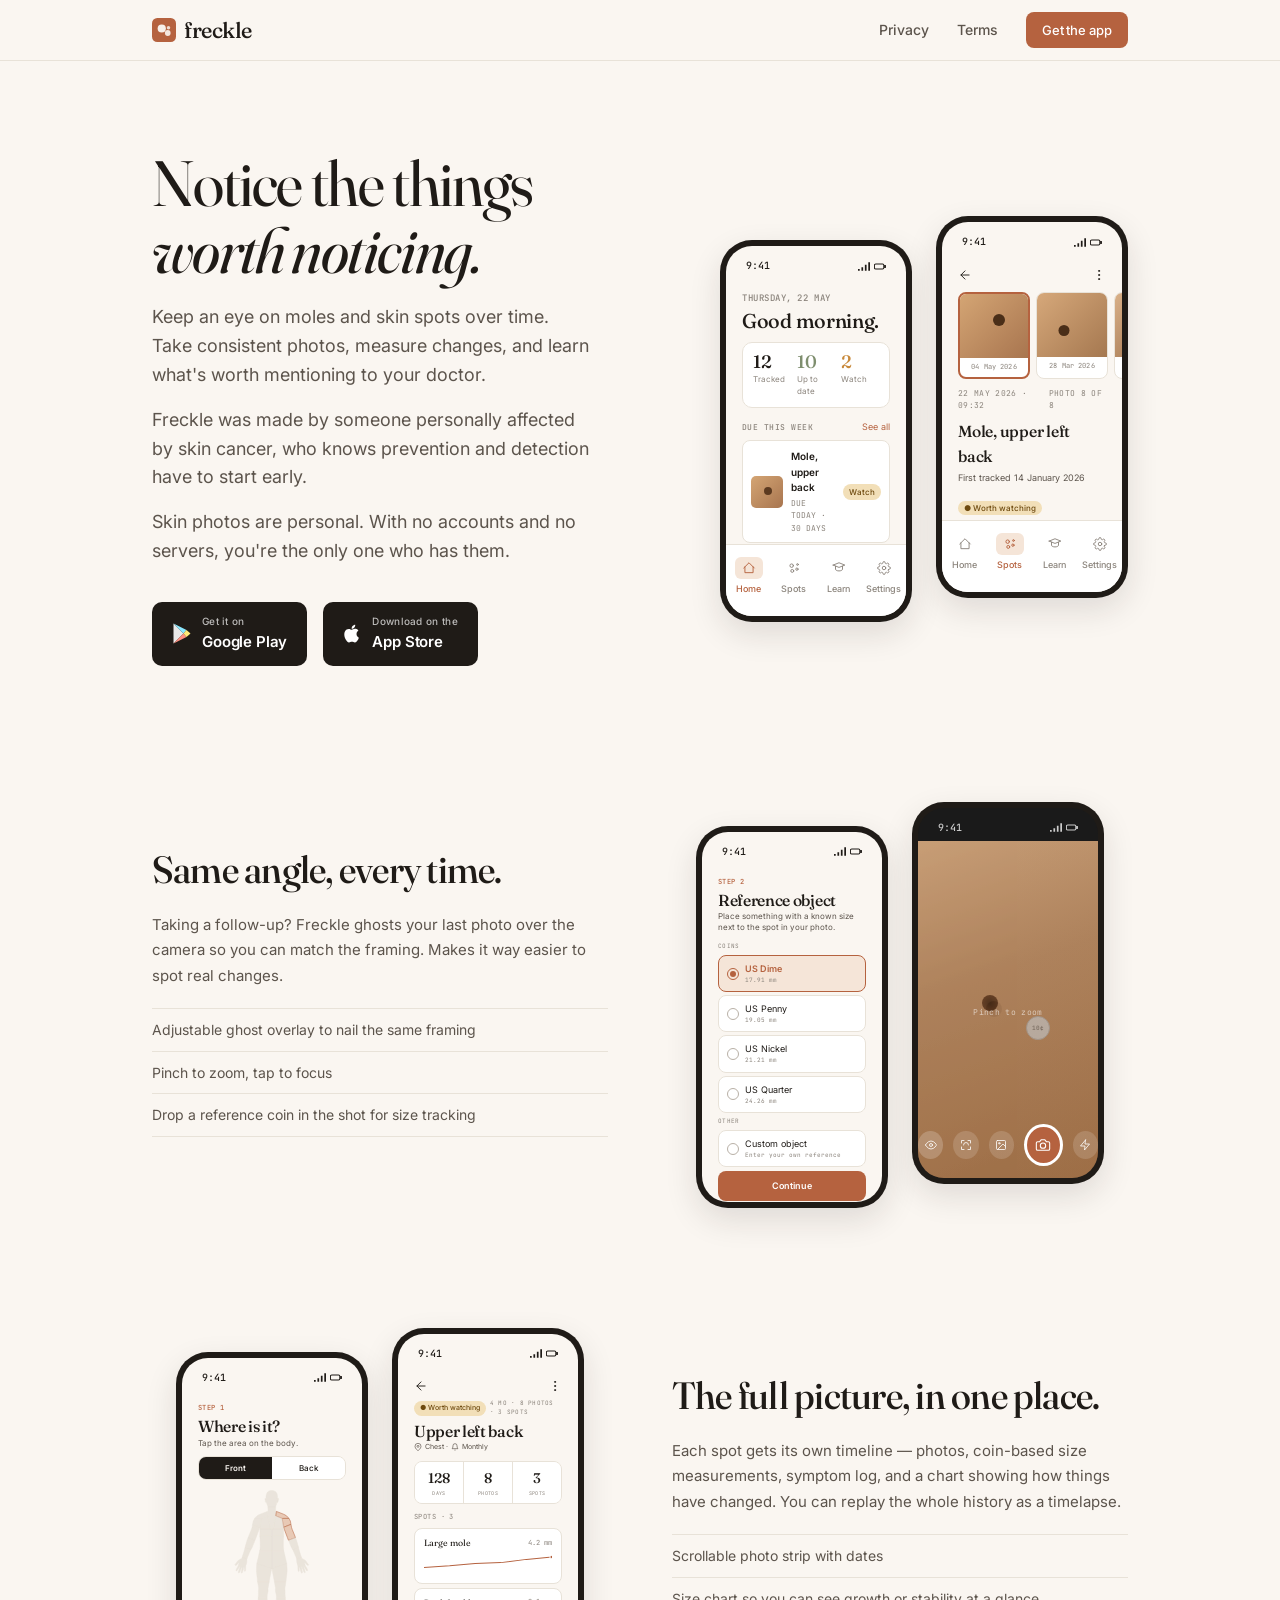
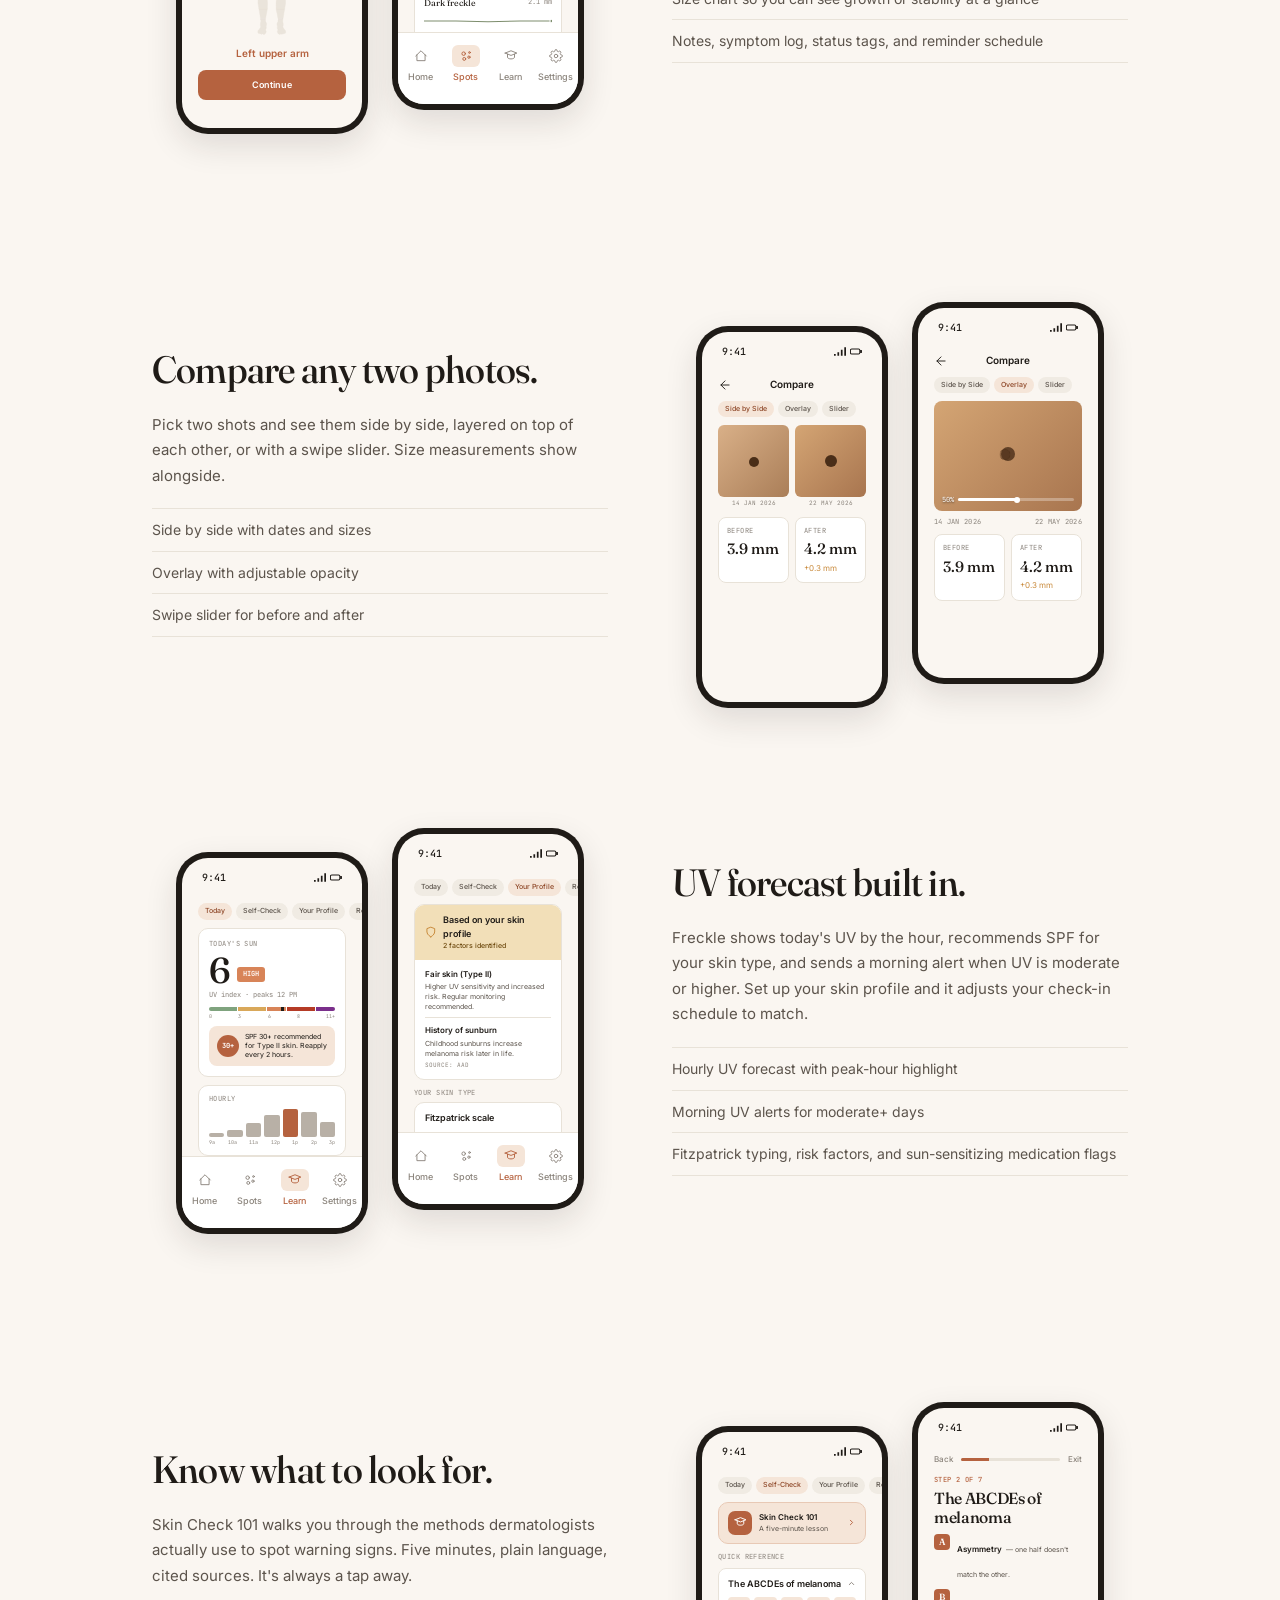
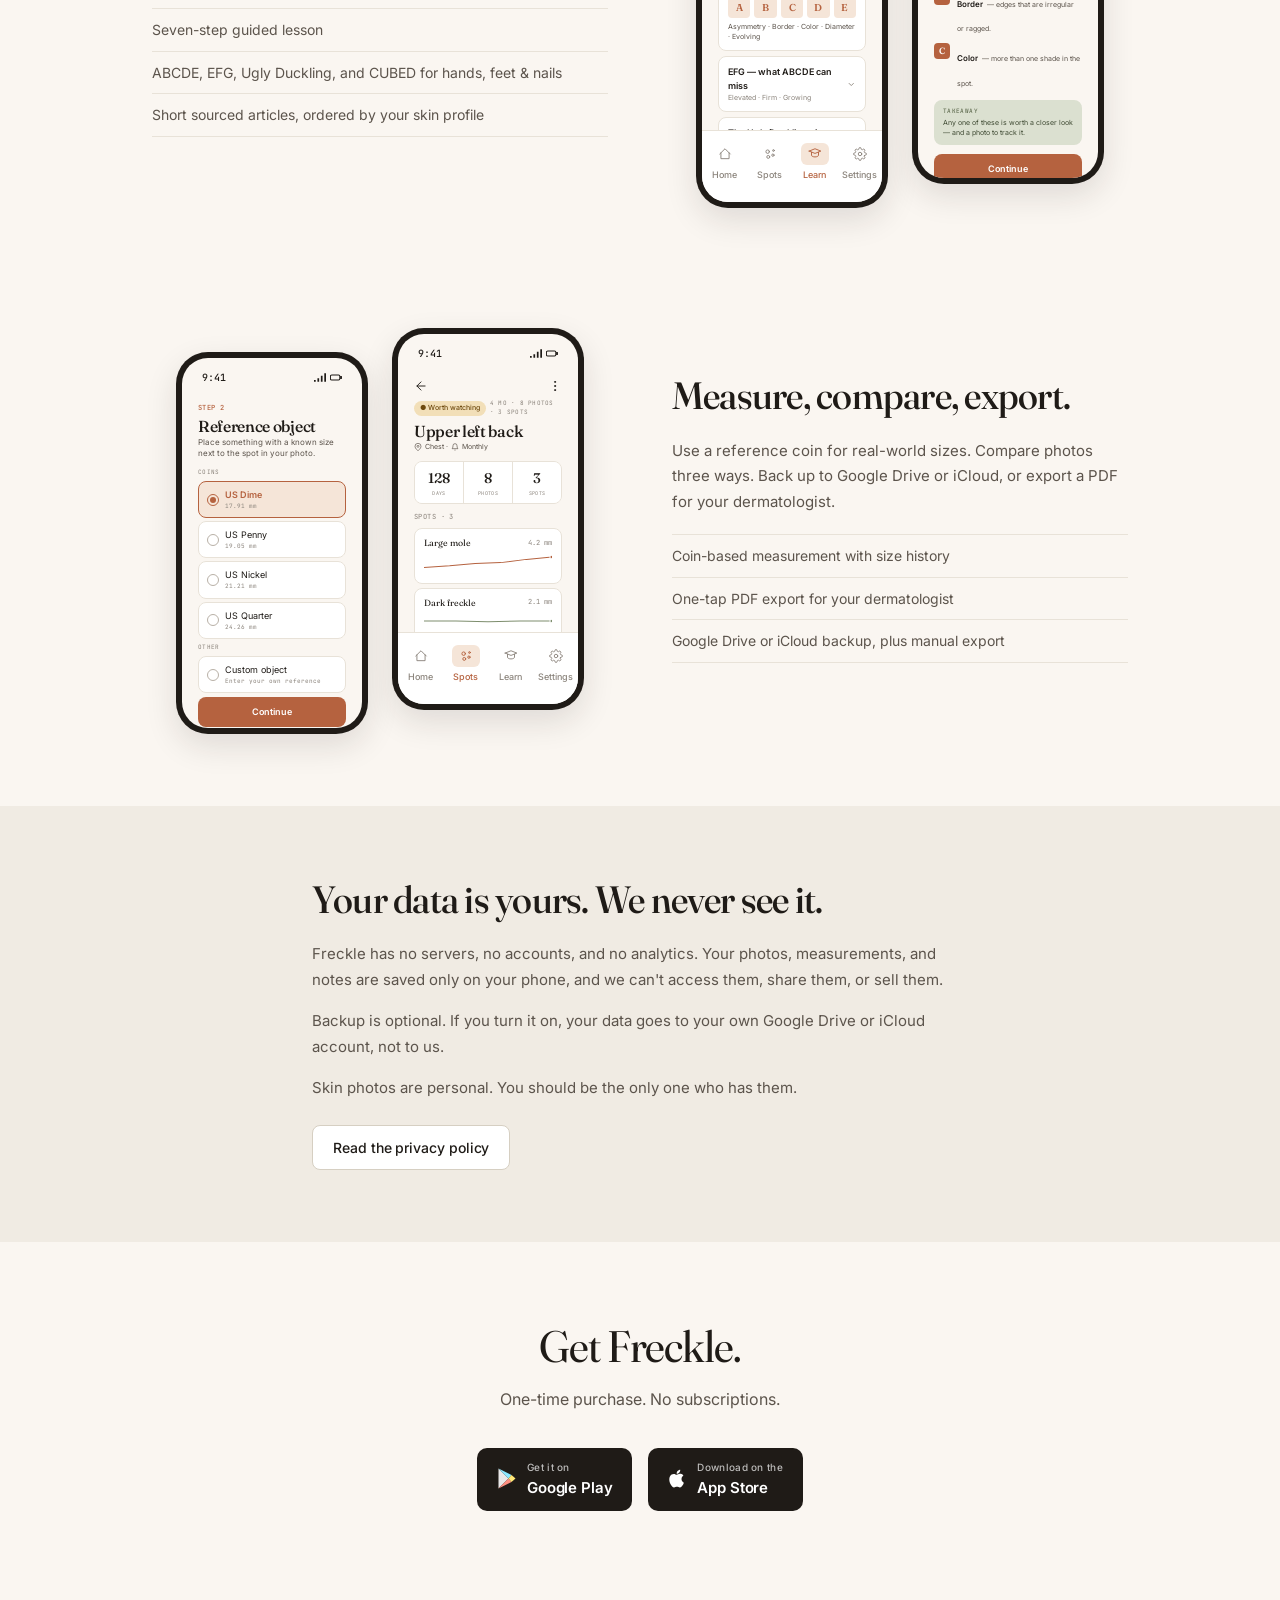
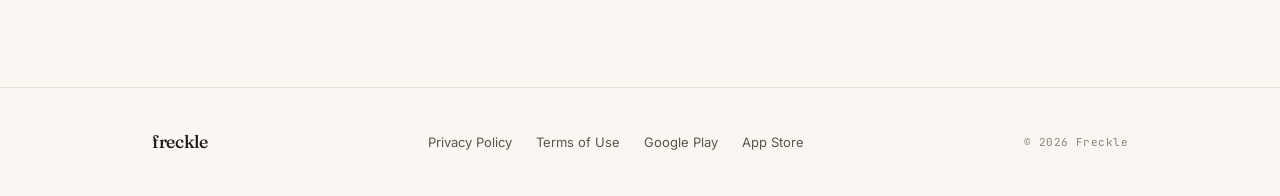
<file: index.html>
<!DOCTYPE html>
<html lang="en">
<head>
  <meta charset="UTF-8">
  <meta name="viewport" content="width=device-width, initial-scale=1.0">
  <title>Freckle — Notice things worth noticing</title>
  <meta name="description" content="Keep an eye on moles and skin spots with photos, measurements, and UV alerts. Skin photos are personal. You're the only one who has them.">
  <link rel="canonical" href="https://freckle-app.com/">

  <link rel="icon" type="image/svg+xml" href="favicon.svg">

  <meta property="og:title" content="Freckle — Notice things worth noticing">
  <meta property="og:description" content="Keep an eye on moles and skin spots with photos, measurements, and UV alerts. Skin photos are personal. You're the only one who has them.">
  <meta property="og:url" content="https://freckle-app.com/">
  <meta property="og:type" content="website">

  <link rel="stylesheet" href="style.css?v=5">

  <style>
    .hero {
      padding: 88px 0 40px;
    }

    .hero .container {
      display: grid;
      grid-template-columns: 1fr 1fr;
      gap: 64px;
      align-items: center;
    }

    .hero-text { max-width: 520px; }

    .hero-headline { margin-bottom: 20px; }

    .hero-sub {
      font-size: 18px;
      line-height: 1.6;
      color: var(--graphite);
      margin-bottom: 36px;
      max-width: 440px;
    }

    .hero-sub:not(:last-of-type) { margin-bottom: 16px; }

    .hero-actions {
      display: flex;
      align-items: center;
      gap: 16px;
      flex-wrap: wrap;
    }


    .btn-store {
      display: inline-flex;
      align-items: center;
      gap: 10px;
      background: var(--ink);
      color: white;
      padding: 12px 20px;
      border-radius: 10px;
      font-size: 13px;
      font-weight: 500;
      border: none;
      transition: background 150ms;
      text-decoration: none;
    }
    .btn-store:hover { background: #2e2923; }
    .btn-store-text { display: flex; flex-direction: column; text-align: left; }
    .btn-store-label { font-size: 10px; opacity: 0.7; letter-spacing: 0.03em; margin-bottom: 1px; }
    .btn-store-name { font-size: 15px; font-weight: 600; letter-spacing: -0.01em; }

    .mockup-pair {
      display: flex;
      gap: 24px;
      justify-content: flex-end;
      align-items: flex-end;
    }

    .phone {
      background: var(--ink);
      padding: 6px;
      border-radius: 32px;
      box-shadow: 0 12px 32px rgba(31,27,23,0.12);
      flex-shrink: 0;
    }

    .phone-sm { transform: translateY(24px); }

    .phone-screen {
      background: var(--bone);
      border-radius: 26px;
      overflow: hidden;
      width: 180px;
      display: flex;
      flex-direction: column;
    }

    .phone-status {
      display: flex;
      justify-content: space-between;
      align-items: center;
      padding: 12px 20px 6px;
      font-size: 10px;
      font-family: var(--mono);
      font-weight: 500;
      color: var(--ink);
      flex-shrink: 0;
    }

    .phone-status .ps-right { display: flex; gap: 4px; align-items: center; }

    .phone-body { flex: 1; padding: 12px 16px 8px; overflow: hidden; }

    .phone-nav {
      background: var(--paper);
      border-top: 1px solid var(--hairline);
      display: grid;
      grid-template-columns: repeat(4, 1fr);
      padding: 6px 0 14px;
      flex-shrink: 0;
    }

    .p-nav-item {
      display: flex;
      flex-direction: column;
      align-items: center;
      gap: 3px;
      padding: 6px 2px;
      font-size: 9px;
      color: var(--slate);
      font-weight: 500;
    }
    .p-nav-item.active { color: var(--clay); }

    .p-nav-icon {
      width: 28px;
      height: 22px;
      border-radius: 6px;
      display: flex;
      align-items: center;
      justify-content: center;
    }
    .p-nav-item.active .p-nav-icon { background: var(--clay-tint); }

    .p-greeting { margin-bottom: 10px; }
    .p-greeting .micro { font-size: 9px; }
    .p-greeting h2 {
      font-family: var(--serif);
      font-size: 20px;
      font-weight: 500;
      letter-spacing: -0.015em;
      line-height: 1.15;
      color: var(--ink);
      margin-top: 3px;
      font-variation-settings: "opsz" 36;
    }

    .p-summary {
      background: var(--paper);
      border: 1px solid var(--hairline);
      border-radius: 10px;
      padding: 10px;
      margin-bottom: 12px;
      display: grid;
      grid-template-columns: 1fr 1fr 1fr;
      gap: 6px;
    }
    .p-stat .pn { font-family: var(--serif); font-size: 18px; font-weight: 500; color: var(--ink); line-height: 1; font-variation-settings: "opsz" 36; }
    .p-stat .pl { font-size: 8px; color: var(--slate); margin-top: 2px; }

    .p-section-head {
      display: flex;
      justify-content: space-between;
      align-items: baseline;
      margin-bottom: 6px;
    }
    .p-section-head .micro { font-size: 8px; }
    .p-section-head a { font-size: 9px; color: var(--clay); border: none; }

    .p-spot {
      background: var(--paper);
      border: 1px solid var(--hairline);
      border-radius: 8px;
      padding: 8px;
      display: grid;
      grid-template-columns: 32px 1fr auto;
      gap: 8px;
      align-items: center;
      margin-bottom: 5px;
    }
    .p-thumb {
      width: 32px; height: 32px;
      border-radius: 5px;
      background: linear-gradient(135deg, #d4a574 0%, #a8754f 100%);
      position: relative; overflow: hidden;
      flex-shrink: 0;
    }
    .p-thumb::after {
      content: '';
      position: absolute;
      width: 8px; height: 8px;
      background: #5c3a20;
      border-radius: 50%;
      top: 11px; left: 13px;
    }
    .p-thumb-2 { background: linear-gradient(135deg, #d8b58e 0%, #b08560 100%); }
    .p-spot-name { font-size: 10px; font-weight: 600; color: var(--ink); margin-bottom: 1px; }
    .p-spot-when { font-family: var(--mono); font-size: 8px; color: var(--slate); }
    .p-tag { font-size: 8px; padding: 2px 6px; border-radius: 999px; font-family: var(--sans); font-weight: 500; white-space: nowrap; }
    .p-tag-watch   { background: var(--amber-light); color: #6E4A0F; }
    .p-tag-stable  { background: var(--sage-light);  color: #4F5C3F; }

    .p-gallery {
      display: flex;
      gap: 6px;
      margin: 0 -16px 8px;
      padding: 0 16px;
      overflow: hidden;
    }
    .p-gallery-card {
      flex-shrink: 0;
      width: 72px;
      border-radius: 8px;
      overflow: hidden;
      background: var(--paper);
      border: 1px solid var(--hairline);
    }
    .p-gallery-card.p-gallery-active {
      border: 2px solid var(--clay);
    }
    .p-gallery-card.p-gallery-peek {
      width: 28px;
    }
    .p-gallery-img {
      height: 64px;
      background: linear-gradient(135deg, #d4a574 0%, #a8754f 100%);
      position: relative;
    }
    .p-gallery-img::after {
      content: '';
      position: absolute;
      width: 12px; height: 12px;
      background: #4a2e18;
      border-radius: 50%;
      top: 20px; left: 58%;
      transform: translateX(-50%);
    }
    .p-gallery-img-2 {
      background: linear-gradient(135deg, #d6a87a 0%, #a57850 100%);
    }
    .p-gallery-img-2::after { top: 32px !important; left: 38% !important; width: 11px !important; height: 11px !important; }
    .p-gallery-img-3 {
      background: linear-gradient(135deg, #d9b088 0%, #aa7e58 100%);
    }
    .p-gallery-img-3::after { top: 27px !important; left: 52% !important; width: 10px !important; height: 10px !important; }
    .p-gallery-date {
      font-family: var(--mono);
      font-size: 7px;
      color: var(--slate);
      padding: 4px;
      text-align: center;
      letter-spacing: 0.02em;
    }
    .p-gallery-peek .p-gallery-date { display: none; }

    .p-settings-section { margin-bottom: 10px; }
    .p-settings-label {
      font-family: var(--mono);
      font-size: 7px;
      color: var(--slate);
      letter-spacing: 0.06em;
      text-transform: uppercase;
      margin-bottom: 4px;
    }
    .p-settings-card {
      background: var(--paper);
      border: 1px solid var(--hairline);
      border-radius: 8px;
      padding: 8px 10px;
    }
    .p-settings-row {
      display: flex;
      justify-content: space-between;
      align-items: center;
      font-size: 10px;
      color: var(--ink);
    }
    .p-settings-sub { font-size: 8px; color: var(--slate); margin-top: 1px; }
    .p-toggle {
      width: 24px; height: 14px;
      background: var(--sage);
      border-radius: 7px;
      position: relative;
      flex-shrink: 0;
    }
    .p-toggle::after {
      content: '';
      position: absolute;
      width: 10px; height: 10px;
      background: white;
      border-radius: 50%;
      top: 2px; right: 2px;
    }
    .p-toggle-off { background: var(--shell); }
    .p-toggle-off::after { right: auto; left: 2px; }
    .p-settings-btn {
      background: var(--clay);
      color: white;
      border: none;
      border-radius: 6px;
      padding: 6px 0;
      font-size: 9px;
      font-weight: 600;
      width: 100%;
      text-align: center;
      margin-top: 4px;
    }
    .p-settings-btn-outline {
      background: transparent;
      color: var(--ink);
      border: 1px solid var(--border);
      border-radius: 6px;
      padding: 5px 0;
      font-size: 9px;
      font-weight: 500;
      width: 100%;
      text-align: center;
      margin-top: 4px;
    }

    .p-learn-header {
      background: var(--paper);
      border-radius: 8px;
      padding: 10px;
      margin-bottom: 10px;
      border: 1px solid var(--hairline);
    }
    .p-learn-header h3 {
      font-family: var(--serif);
      font-size: 13px;
      font-weight: 600;
      color: var(--ink);
      margin-bottom: 3px;
      font-variation-settings: "opsz" 36;
    }
    .p-learn-header p {
      font-size: 8px;
      color: var(--graphite);
      line-height: 1.4;
    }
    .p-learn-disclaimer {
      background: var(--stone);
      border-radius: 6px;
      padding: 6px 8px;
      font-size: 7px;
      color: var(--graphite);
      margin-top: 6px;
      display: flex;
      gap: 5px;
      align-items: flex-start;
    }
    .p-abcde-card {
      background: var(--paper);
      border-radius: 8px;
      padding: 10px;
      border: 1px solid var(--hairline);
      margin-bottom: 10px;
    }
    .p-abcde-card h4 {
      font-size: 10px;
      font-weight: 600;
      color: var(--ink);
      margin-bottom: 4px;
    }
    .p-abcde-visual {
      height: 50px;
      border-radius: 6px;
      display: flex;
      align-items: center;
      justify-content: center;
      margin-bottom: 6px;
      position: relative;
    }
    .p-abcde-letter {
      font-family: var(--serif);
      font-size: 28px;
      font-weight: 500;
      color: var(--clay);
      opacity: 0.2;
      font-variation-settings: "opsz" 144;
    }
    .p-abcde-dots {
      display: flex;
      gap: 4px;
      justify-content: center;
      margin-top: 4px;
    }
    .p-abcde-dot {
      width: 5px; height: 5px;
      border-radius: 50%;
      background: var(--shell);
    }
    .p-abcde-dot-active { background: var(--clay); }
    .p-abcde-desc { font-size: 8px; color: var(--graphite); line-height: 1.4; }

    .p-cam-bg {
      background: #1a1a1a;
      border-radius: 26px;
      overflow: hidden;
      display: flex;
      flex-direction: column;
    }
    .p-cam-bg .phone-status { color: #ccc; }
    .p-cam-body { flex: 1; position: relative; overflow: hidden; }
    .p-cam-viewfinder {
      position: absolute; inset: 0;
      background: linear-gradient(160deg, #c9a07a 0%, #b08560 40%, #a07048 100%);
    }
    .p-cam-mole {
      position: absolute;
      width: 16px; height: 16px;
      background: radial-gradient(circle, #2a1508 0%, #4a2814 70%, #5c3a20 100%);
      border-radius: 50%;
      top: 48%; left: 40%;
      transform: translate(-50%, -50%);
    }
    .p-cam-overlay {
      position: absolute; inset: 0;
      background: linear-gradient(160deg, #c4996f 0%, #a87a52 40%, #966840 100%);
      opacity: 0.3;
    }
    .p-cam-overlay-mole {
      position: absolute;
      width: 16px; height: 16px;
      background: radial-gradient(circle, #2a1508 0%, #4a2814 70%, #5c3a20 100%);
      border-radius: 50%;
      top: 50%; left: 42%;
      transform: translate(-50%, -50%);
      opacity: 0.35;
    }
    .p-cam-coin {
      position: absolute;
      width: 24px; height: 24px;
      border-radius: 50%;
      background: #c0c0c0;
      border: 1px solid #a0a0a0;
      top: 52%; left: 60%;
      display: flex; align-items: center; justify-content: center;
      font-size: 6px; font-weight: 700; color: #707070; font-family: var(--mono); line-height: 1;
    }
    .p-cam-controls-top {
      position: absolute; top: 0; left: 0; right: 0;
      background: rgba(0,0,0,0.5);
      padding: 8px 10px;
      display: flex;
      flex-direction: column;
      gap: 4px;
    }
    .p-cam-row {
      display: flex;
      align-items: center;
      justify-content: space-between;
      font-size: 8px;
      color: #ddd;
    }
    .p-cam-toggle {
      width: 20px; height: 12px;
      background: var(--clay);
      border-radius: 6px;
      position: relative;
    }
    .p-cam-toggle::after {
      content: '';
      position: absolute;
      width: 8px; height: 8px;
      background: white;
      border-radius: 50%;
      top: 2px; right: 2px;
    }
    .p-cam-slider-track {
      flex: 1;
      height: 3px;
      background: #555;
      border-radius: 2px;
      margin: 0 6px;
      position: relative;
    }
    .p-cam-slider-fill {
      height: 100%;
      width: 30%;
      background: var(--clay);
      border-radius: 2px;
    }
    .p-cam-slider-thumb {
      position: absolute;
      width: 8px; height: 8px;
      background: white;
      border-radius: 50%;
      top: -2.5px; left: 28%;
    }
    .p-cam-bottom {
      position: absolute; bottom: 12px; left: 0; right: 0;
      display: flex;
      justify-content: center;
      align-items: center;
      gap: 10px;
    }
    .p-cam-btn {
      width: 28px; height: 28px;
      border-radius: 50%;
      background: rgba(255,255,255,0.15);
      display: flex; align-items: center; justify-content: center;
    }
    .p-cam-btn-capture {
      width: 42px; height: 42px;
      border-radius: 50%;
      background: var(--clay);
      border: 3px solid white;
      display: flex; align-items: center; justify-content: center;
    }

    .p-loc-selected {
      background: var(--paper);
      border: 1px solid var(--hairline);
      border-radius: 8px;
      padding: 8px 10px;
      display: flex;
      justify-content: space-between;
      align-items: center;
      margin-bottom: 8px;
    }
    .p-loc-selected-name { font-size: 10px; font-weight: 600; color: var(--ink); }
    .p-loc-chips {
      display: flex;
      flex-wrap: wrap;
      gap: 4px;
      margin-bottom: 8px;
    }
    .p-loc-chip {
      font-size: 7px;
      padding: 3px 7px;
      border-radius: 999px;
      background: var(--stone);
      color: var(--graphite);
      font-weight: 500;
      white-space: nowrap;
    }
    .p-loc-chip-active {
      background: var(--clay-tint);
      color: var(--clay-deep);
    }
    .p-loc-item {
      background: var(--paper);
      border: 1px solid var(--hairline);
      border-radius: 6px;
      padding: 7px 10px;
      font-size: 9px;
      color: var(--ink);
      margin-bottom: 4px;
    }
    .p-loc-item-selected {
      border-color: var(--clay);
      font-weight: 600;
    }

    .feature-showcase {
      padding: 96px 0 72px;
    }
    .feature-showcase.reverse { padding-top: 72px; padding-bottom: 96px; }
    .feature-showcase .container {
      display: grid;
      grid-template-columns: 1fr 1fr;
      gap: 64px;
      align-items: center;
    }
    .feature-showcase.reverse .container {
      direction: rtl;
    }
    .feature-showcase.reverse .container > * {
      direction: ltr;
    }
    .feature-showcase-text .micro { margin-bottom: 16px; display: block; }
    .feature-showcase-text h2 {
      font-family: var(--serif);
      font-size: clamp(28px, 3.5vw, 38px);
      font-weight: 500;
      letter-spacing: -0.02em;
      line-height: 1.15;
      font-variation-settings: "opsz" 80;
      color: var(--ink);
      margin-bottom: 20px;
    }
    .feature-showcase-text p {
      font-size: 15px;
      line-height: 1.7;
      color: var(--graphite);
      margin-bottom: 16px;
    }
    .feature-showcase-phones {
      display: flex;
      gap: 24px;
      justify-content: center;
      align-items: flex-start;
    }
    .feature-detail-list {
      list-style: none;
      padding: 0;
      margin: 20px 0 0;
    }
    .feature-detail-list li {
      font-size: 14px;
      line-height: 1.55;
      color: var(--graphite);
      padding: 10px 0;
      border-top: 1px solid var(--hairline);
      break-inside: avoid;
    }
    .feature-detail-list li:last-child { border-bottom: 1px solid var(--hairline); }

    @media (max-width: 900px) {
      .feature-showcase .container { grid-template-columns: minmax(0, 1fr); gap: 48px; }
      .feature-showcase.reverse .container { direction: ltr; }
      .feature-showcase-phones { justify-content: center; }
    }
    @media (max-width: 600px) {
      .feature-showcase, .feature-showcase.reverse { padding: 48px 0; }
    }
    .p-photo-meta {
      display: flex;
      justify-content: space-between;
      font-family: var(--mono);
      font-size: 8px;
      color: var(--slate);
      letter-spacing: 0.04em;
      text-transform: uppercase;
      margin-bottom: 8px;
    }
    .p-detail-title {
      font-family: var(--serif);
      font-size: 16px;
      font-weight: 500;
      letter-spacing: -0.015em;
      color: var(--ink);
      margin-bottom: 2px;
      font-variation-settings: "opsz" 36;
    }
    .p-detail-sub { font-size: 9px; color: var(--graphite); margin-bottom: 8px; }
    .p-measures {
      display: grid;
      grid-template-columns: 1fr 1fr;
      gap: 6px;
      margin-top: 8px;
    }
    .p-measure {
      background: var(--paper);
      border: 1px solid var(--hairline);
      border-radius: 8px;
      padding: 8px;
    }
    .p-measure .ml { font-family: var(--mono); font-size: 7px; color: var(--slate); letter-spacing: 0.06em; text-transform: uppercase; }
    .p-measure .mv { font-family: var(--serif); font-size: 15px; color: var(--ink); margin-top: 1px; font-weight: 500; font-variation-settings: "opsz" 36; }
    .p-measure .md { font-size: 8px; color: var(--amber); margin-top: 1px; }



    .privacy-section {
      padding: 72px 0;
      background: var(--stone);
    }

    .privacy-section .container { max-width: 720px; }

    .privacy-text .micro { margin-bottom: 16px; display: block; }

    .privacy-text h2 {
      font-family: var(--serif);
      font-size: clamp(28px, 3.5vw, 38px);
      font-weight: 500;
      letter-spacing: -0.02em;
      line-height: 1.15;
      font-variation-settings: "opsz" 80;
      color: var(--ink);
      margin-bottom: 20px;
    }

    .privacy-text p {
      font-size: 15px;
      line-height: 1.7;
      color: var(--graphite);
      margin-bottom: 16px;
    }






    .download-section {
      padding: 80px 0;
      text-align: center;
    }

    .download-section .micro { margin-bottom: 16px; display: block; }

    .download-section h2 {
      font-family: var(--serif);
      font-size: clamp(28px, 4vw, 44px);
      font-weight: 400;
      letter-spacing: -0.025em;
      line-height: 1.1;
      font-variation-settings: "opsz" 80;
      color: var(--ink);
      margin-bottom: 16px;
    }

    .download-section p {
      font-size: 16px;
      color: var(--graphite);
      max-width: 420px;
      margin: 0 auto 36px;
    }

    .download-actions {
      display: flex;
      align-items: center;
      justify-content: center;
      gap: 16px;
      flex-wrap: wrap;
    }



    @media (max-width: 900px) {
      .hero .container { grid-template-columns: minmax(0, 1fr); gap: 48px; }
      .hero-text { max-width: 100%; }
      .mockup-pair { justify-content: center; }
    }

    @media (max-width: 600px) {
      .hero { padding: 56px 0 48px; }
      .privacy-section { padding: 56px 0; }
      .download-section { padding: 56px 0; }
      .phone, .phone-sm { transform: none; zoom: 0.78; margin: 0; }
      .mockup-pair, .feature-showcase-phones { gap: 8px; align-items: flex-start; }
    }
    @media (max-width: 380px) {
      .phone, .phone-sm { zoom: 0.65; }
    }
    @media (max-width: 310px) {
      .phone, .phone-sm { zoom: 0.5; }
    }
    @media (max-width: 250px) {
      .phone, .phone-sm { zoom: 0.38; }
    }
  </style>
</head>
<body>

<nav class="site-nav">
  <div class="container">
    <a href="/" class="nav-logo">
      <img src="favicon.svg" alt="" class="nav-logo-mark" width="24" height="24">
      freckle
    </a>
    <div class="nav-links">
      <a href="privacy.html">Privacy</a>
      <a href="terms.html">Terms</a>
      <a href="#download" class="btn btn-primary" style="padding: 8px 16px; font-size: 13px;">Get the app</a>
    </div>
  </div>
</nav>
<section class="hero">
  <div class="container">

    <div class="hero-text">

      <h1 class="display hero-headline">Notice the things<br><em>worth noticing.</em></h1>

      <p class="hero-sub">Keep an eye on moles and skin spots over time. Take consistent photos, measure changes, and learn what's worth mentioning to your doctor.</p>

      <p class="hero-sub">Freckle was made by someone personally affected by skin cancer, who knows prevention and detection have to start early.</p>

      <p class="hero-sub">Skin photos are personal. With no accounts and no servers, you're the only one who has them.</p>

      <div class="hero-actions">
        <a href="https://play.google.com/store/apps/details?id=com.freckle.android" target="_blank" rel="noopener" class="btn-store">
          <svg width="20" height="22" viewBox="0 0 20 22" fill="none" xmlns="http://www.w3.org/2000/svg" aria-hidden="true">
            <path d="M1.5 0.5L11.5 10.5L1.5 20.5V0.5Z" fill="white" opacity="0.9"/>
            <path d="M14.5 7L1.5 0.5L11.5 10.5L14.5 7Z" fill="#8BE8FF"/>
            <path d="M14.5 14L11.5 10.5L1.5 20.5L14.5 14Z" fill="#FF8F80"/>
            <path d="M14.5 7L11.5 10.5L14.5 14L18.5 10.5L14.5 7Z" fill="#FFE877"/>
          </svg>
          <div class="btn-store-text">
            <span class="btn-store-label">Get it on</span>
            <span class="btn-store-name">Google Play</span>
          </div>
        </a>
        <a href="https://apps.apple.com/us/app/freckle-app/id6777828034" target="_blank" rel="noopener" class="btn-store">
          <svg width="19" height="22" viewBox="0 0 24 24" fill="white" xmlns="http://www.w3.org/2000/svg" aria-hidden="true">
            <path d="M17.05 12.04c-.03-2.86 2.34-4.24 2.44-4.31-1.33-1.95-3.4-2.21-4.14-2.24-1.76-.18-3.44 1.04-4.33 1.04-.89 0-2.27-1.02-3.73-.99-1.92.03-3.69 1.12-4.68 2.84-2 3.46-.51 8.58 1.43 11.39.95 1.38 2.08 2.92 3.57 2.86 1.43-.06 1.97-.92 3.7-.92 1.72 0 2.21.92 3.72.89 1.54-.03 2.51-1.4 3.45-2.79 1.09-1.6 1.54-3.15 1.56-3.23-.03-.02-2.99-1.15-3.02-4.55zM14.28 3.87c.79-.96 1.32-2.29 1.17-3.62-1.14.05-2.51.76-3.32 1.72-.73.85-1.37 2.2-1.2 3.5 1.27.1 2.57-.65 3.35-1.6z"/>
          </svg>
          <div class="btn-store-text">
            <span class="btn-store-label">Download on the</span>
            <span class="btn-store-name">App Store</span>
          </div>
        </a>
      </div>
    </div>

    <div class="mockup-pair" aria-hidden="true">

      <div class="phone phone-sm">
        <div class="phone-screen" style="height: 370px;">
          <div class="phone-status">
            <span>9:41</span>
            <div class="ps-right">
              <svg width="12" height="9" viewBox="0 0 14 10" fill="currentColor"><path d="M0 8h2v2H0zm4-2h2v4H4zm4-3h2v7H8zm4-3h2v10h-2z"/></svg>
              <svg width="12" height="9" viewBox="0 0 14 10" fill="none" stroke="currentColor" stroke-width="1.2"><rect x="0.5" y="2" width="11" height="6" rx="1.5"/><rect x="12" y="4" width="1.5" height="2"/></svg>
            </div>
          </div>
          <div class="phone-body">
            <div class="p-greeting">
              <div class="micro">Thursday, 22 May</div>
              <h2>Good morning.</h2>
            </div>
            <div class="p-summary">
              <div class="p-stat"><div class="pn">12</div><div class="pl">Tracked</div></div>
              <div class="p-stat"><div class="pn" style="color:var(--sage);">10</div><div class="pl">Up to date</div></div>
              <div class="p-stat"><div class="pn" style="color:var(--amber);">2</div><div class="pl">Watch</div></div>
            </div>
            <div class="p-section-head">
              <span class="micro">Due this week</span>
              <a href="#">See all</a>
            </div>
            <div class="p-spot">
              <div class="p-thumb"></div>
              <div>
                <div class="p-spot-name">Mole, upper back</div>
                <div class="p-spot-when">DUE TODAY · 30 DAYS</div>
              </div>
              <span class="p-tag p-tag-watch">Watch</span>
            </div>
            <div class="p-spot">
              <div class="p-thumb p-thumb-2"></div>
              <div>
                <div class="p-spot-name">Sun spot, R cheek</div>
                <div class="p-spot-when">DUE IN 3 DAYS</div>
              </div>
              <span class="p-tag p-tag-stable">Stable</span>
            </div>
          </div>
          <div class="phone-nav">
            <div class="p-nav-item active">
              <div class="p-nav-icon"><svg width="14" height="14" viewBox="0 0 24 24" fill="none" stroke="currentColor" stroke-width="1.6" stroke-linecap="round" stroke-linejoin="round"><path d="M3 12l9-9 9 9"/><path d="M5 10v10h14V10"/></svg></div>
              Home
            </div>
            <div class="p-nav-item">
              <div class="p-nav-icon"><svg width="14" height="14" viewBox="0 0 24 24" fill="none" stroke="currentColor" stroke-width="1.6" stroke-linecap="round" stroke-linejoin="round"><circle cx="8" cy="8" r="3"/><circle cx="17" cy="14" r="2"/><circle cx="9" cy="17" r="2.5"/><circle cx="18" cy="6" r="1.5"/></svg></div>
              Spots
            </div>
            <div class="p-nav-item">
              <div class="p-nav-icon"><svg width="14" height="14" viewBox="0 0 24 24" fill="none" stroke="currentColor" stroke-width="1.6" stroke-linecap="round" stroke-linejoin="round"><path d="M2 7l10-4 10 4-10 4-10-4z"/><path d="M6 9v5c0 2 3 3 6 3s6-1 6-3V9"/></svg></div>
              Learn
            </div>
            <div class="p-nav-item">
              <div class="p-nav-icon"><svg width="14" height="14" viewBox="0 0 24 24" fill="none" stroke="currentColor" stroke-width="1.6" stroke-linecap="round" stroke-linejoin="round"><circle cx="12" cy="12" r="3"/><path d="M19.4 15a1.65 1.65 0 0 0 .33 1.82l.06.06a2 2 0 1 1-2.83 2.83l-.06-.06a1.65 1.65 0 0 0-1.82-.33 1.65 1.65 0 0 0-1 1.51V21a2 2 0 0 1-4 0v-.09A1.65 1.65 0 0 0 9 19.4a1.65 1.65 0 0 0-1.82.33l-.06.06a2 2 0 1 1-2.83-2.83l.06-.06A1.65 1.65 0 0 0 4.68 15a1.65 1.65 0 0 0-1.51-1H3a2 2 0 0 1 0-4h.09A1.65 1.65 0 0 0 4.6 9a1.65 1.65 0 0 0-.33-1.82l-.06-.06a2 2 0 1 1 2.83-2.83l.06.06A1.65 1.65 0 0 0 9 4.68a1.65 1.65 0 0 0 1-1.51V3a2 2 0 0 1 4 0v.09a1.65 1.65 0 0 0 1 1.51 1.65 1.65 0 0 0 1.82-.33l.06-.06a2 2 0 1 1 2.83 2.83l-.06.06A1.65 1.65 0 0 0 19.4 9a1.65 1.65 0 0 0 1.51 1H21a2 2 0 0 1 0 4h-.09a1.65 1.65 0 0 0-1.51 1z"/></svg></div>
              Settings
            </div>
          </div>
        </div>
      </div>

      <div class="phone">
        <div class="phone-screen" style="height: 370px;">
          <div class="phone-status">
            <span>9:41</span>
            <div class="ps-right">
              <svg width="12" height="9" viewBox="0 0 14 10" fill="currentColor"><path d="M0 8h2v2H0zm4-2h2v4H4zm4-3h2v7H8zm4-3h2v10h-2z"/></svg>
              <svg width="12" height="9" viewBox="0 0 14 10" fill="none" stroke="currentColor" stroke-width="1.2"><rect x="0.5" y="2" width="11" height="6" rx="1.5"/><rect x="12" y="4" width="1.5" height="2"/></svg>
            </div>
          </div>
          <div class="phone-body">
            <div style="display:flex; justify-content: space-between; margin-bottom: 10px;">
              <svg width="14" height="14" viewBox="0 0 24 24" fill="none" stroke="currentColor" stroke-width="1.6" stroke-linecap="round" stroke-linejoin="round" style="color:var(--ink)"><path d="M19 12H5M12 19l-7-7 7-7"/></svg>
              <svg width="14" height="14" viewBox="0 0 24 24" fill="none" stroke="currentColor" stroke-width="1.6" stroke-linecap="round" stroke-linejoin="round" style="color:var(--ink)"><circle cx="12" cy="12" r="1"/><circle cx="12" cy="5" r="1"/><circle cx="12" cy="19" r="1"/></svg>
            </div>
            <div class="p-gallery">
              <div class="p-gallery-card p-gallery-active">
                <div class="p-gallery-img"></div>
                <div class="p-gallery-date">04 May 2026</div>
              </div>
              <div class="p-gallery-card">
                <div class="p-gallery-img p-gallery-img-2"></div>
                <div class="p-gallery-date">28 Mar 2026</div>
              </div>
              <div class="p-gallery-card p-gallery-peek">
                <div class="p-gallery-img p-gallery-img-3"></div>
                <div class="p-gallery-date">14 Jan 2026</div>
              </div>
            </div>
            <div class="p-photo-meta">
              <span>22 MAY 2026 · 09:32</span>
              <span>PHOTO 8 OF 8</span>
            </div>
            <div class="p-detail-title">Mole, upper left back</div>
            <div class="p-detail-sub">First tracked 14 January 2026</div>
            <span class="p-tag p-tag-watch">● Worth watching</span>
            <div class="p-measures">
              <div class="p-measure">
                <div class="ml">Size</div>
                <div class="mv">4.2 mm</div>
                <div class="md">+0.3 mm</div>
              </div>
              <div class="p-measure">
                <div class="ml">Reference</div>
                <div class="mv">US Dime</div>
              </div>
            </div>
          </div>
          <div class="phone-nav">
            <div class="p-nav-item">
              <div class="p-nav-icon"><svg width="14" height="14" viewBox="0 0 24 24" fill="none" stroke="currentColor" stroke-width="1.6" stroke-linecap="round" stroke-linejoin="round"><path d="M3 12l9-9 9 9"/><path d="M5 10v10h14V10"/></svg></div>
              Home
            </div>
            <div class="p-nav-item active">
              <div class="p-nav-icon"><svg width="14" height="14" viewBox="0 0 24 24" fill="none" stroke="currentColor" stroke-width="1.6" stroke-linecap="round" stroke-linejoin="round"><circle cx="8" cy="8" r="3"/><circle cx="17" cy="14" r="2"/><circle cx="9" cy="17" r="2.5"/><circle cx="18" cy="6" r="1.5"/></svg></div>
              Spots
            </div>
            <div class="p-nav-item">
              <div class="p-nav-icon"><svg width="14" height="14" viewBox="0 0 24 24" fill="none" stroke="currentColor" stroke-width="1.6" stroke-linecap="round" stroke-linejoin="round"><path d="M2 7l10-4 10 4-10 4-10-4z"/><path d="M6 9v5c0 2 3 3 6 3s6-1 6-3V9"/></svg></div>
              Learn
            </div>
            <div class="p-nav-item">
              <div class="p-nav-icon"><svg width="14" height="14" viewBox="0 0 24 24" fill="none" stroke="currentColor" stroke-width="1.6" stroke-linecap="round" stroke-linejoin="round"><circle cx="12" cy="12" r="3"/><path d="M19.4 15a1.65 1.65 0 0 0 .33 1.82l.06.06a2 2 0 1 1-2.83 2.83l-.06-.06a1.65 1.65 0 0 0-1.82-.33 1.65 1.65 0 0 0-1 1.51V21a2 2 0 0 1-4 0v-.09A1.65 1.65 0 0 0 9 19.4a1.65 1.65 0 0 0-1.82.33l-.06.06a2 2 0 1 1-2.83-2.83l.06-.06A1.65 1.65 0 0 0 4.68 15a1.65 1.65 0 0 0-1.51-1H3a2 2 0 0 1 0-4h.09A1.65 1.65 0 0 0 4.6 9a1.65 1.65 0 0 0-.33-1.82l-.06-.06a2 2 0 1 1 2.83-2.83l.06.06A1.65 1.65 0 0 0 9 4.68a1.65 1.65 0 0 0 1-1.51V3a2 2 0 0 1 4 0v.09a1.65 1.65 0 0 0 1 1.51 1.65 1.65 0 0 0 1.82-.33l.06-.06a2 2 0 1 1 2.83 2.83l-.06.06A1.65 1.65 0 0 0 19.4 9a1.65 1.65 0 0 0 1.51 1H21a2 2 0 0 1 0 4h-.09a1.65 1.65 0 0 0-1.51 1z"/></svg></div>
              Settings
            </div>
          </div>
        </div>
      </div>

    </div></div>
</section>

<section class="feature-showcase">
  <div class="container">
    <div class="feature-showcase-text">
      <h2>Same angle, every time.</h2>
      <p>Taking a follow-up? Freckle ghosts your last photo over the camera so you can match the framing. Makes it way easier to spot real changes.</p>
      <ul class="feature-detail-list">
        <li>Adjustable ghost overlay to nail the same framing
        </li>
        <li>Pinch to zoom, tap to focus
        </li>
        <li>Drop a reference coin in the shot for size tracking
        </li>
      </ul>
    </div>
    <div class="feature-showcase-phones">
      <div class="phone phone-sm">
        <div class="phone-screen" style="height: 370px;">
          <div class="phone-status">
            <span>9:41</span>
            <div class="ps-right">
              <svg width="12" height="9" viewBox="0 0 14 10" fill="currentColor"><path d="M0 8h2v2H0zm4-2h2v4H4zm4-3h2v7H8zm4-3h2v10h-2z"/></svg>
              <svg width="12" height="9" viewBox="0 0 14 10" fill="none" stroke="currentColor" stroke-width="1.2"><rect x="0.5" y="2" width="11" height="6" rx="1.5"/><rect x="12" y="4" width="1.5" height="2"/></svg>
            </div>
          </div>
          <div class="phone-body">
            <div style="font-family:var(--mono);font-size:7px;color:var(--clay);letter-spacing:0.06em;text-transform:uppercase;font-weight:500;">Step 2</div>
            <div style="font-family:var(--serif);font-size:16px;font-weight:500;color:var(--ink);letter-spacing:-0.02em;line-height:1.15;margin:3px 0 2px;font-variation-settings:'opsz' 36;">Reference object</div>
            <div style="font-size:8px;color:var(--graphite);margin-bottom:8px;line-height:1.4;">Place something with a known size next to the spot in your photo.</div>
            <div style="font-family:var(--mono);font-size:6px;color:var(--slate);letter-spacing:0.06em;text-transform:uppercase;margin-bottom:4px;">Coins</div>
            <div style="background:var(--clay-tint);border:1px solid var(--clay);border-radius:8px;padding:6px 8px;margin-bottom:3px;display:flex;align-items:center;gap:6px;">
              <div style="width:12px;height:12px;border-radius:50%;border:1.5px solid var(--clay);display:flex;align-items:center;justify-content:center;flex-shrink:0;"><div style="width:6px;height:6px;border-radius:50%;background:var(--clay);"></div></div>
              <div style="flex:1;"><div style="font-size:9px;font-weight:600;color:var(--clay);">US Dime</div><div style="font-family:var(--mono);font-size:6px;color:var(--slate);">17.91 mm</div></div>
            </div>
            <div style="background:var(--paper);border:1px solid var(--hairline);border-radius:8px;padding:6px 8px;margin-bottom:3px;display:flex;align-items:center;gap:6px;">
              <div style="width:12px;height:12px;border-radius:50%;border:1.5px solid var(--mist);flex-shrink:0;"></div>
              <div style="flex:1;"><div style="font-size:9px;color:var(--ink);">US Penny</div><div style="font-family:var(--mono);font-size:6px;color:var(--slate);">19.05 mm</div></div>
            </div>
            <div style="background:var(--paper);border:1px solid var(--hairline);border-radius:8px;padding:6px 8px;margin-bottom:3px;display:flex;align-items:center;gap:6px;">
              <div style="width:12px;height:12px;border-radius:50%;border:1.5px solid var(--mist);flex-shrink:0;"></div>
              <div style="flex:1;"><div style="font-size:9px;color:var(--ink);">US Nickel</div><div style="font-family:var(--mono);font-size:6px;color:var(--slate);">21.21 mm</div></div>
            </div>
            <div style="background:var(--paper);border:1px solid var(--hairline);border-radius:8px;padding:6px 8px;margin-bottom:3px;display:flex;align-items:center;gap:6px;">
              <div style="width:12px;height:12px;border-radius:50%;border:1.5px solid var(--mist);flex-shrink:0;"></div>
              <div style="flex:1;"><div style="font-size:9px;color:var(--ink);">US Quarter</div><div style="font-family:var(--mono);font-size:6px;color:var(--slate);">24.26 mm</div></div>
            </div>
            <div style="font-family:var(--mono);font-size:6px;color:var(--slate);letter-spacing:0.06em;text-transform:uppercase;margin:4px 0 4px;">Other</div>
            <div style="background:var(--paper);border:1px solid var(--hairline);border-radius:8px;padding:6px 8px;margin-bottom:3px;display:flex;align-items:center;gap:6px;">
              <div style="width:12px;height:12px;border-radius:50%;border:1.5px solid var(--mist);flex-shrink:0;"></div>
              <div style="flex:1;"><div style="font-size:9px;color:var(--ink);">Custom object</div><div style="font-family:var(--mono);font-size:6px;color:var(--slate);">Enter your own reference</div></div>
            </div>
            <div style="background:var(--clay);color:white;text-align:center;padding:8px;border-radius:8px;font-size:9px;font-weight:600;margin-top:4px;">Continue</div>
          </div>
        </div>
      </div>
      <div class="phone">
        <div class="phone-screen p-cam-bg" style="height: 370px;"> <div class="phone-status" style="color:#ccc;background:transparent;position:relative;z-index:2;">
            <span>9:41</span>
            <div class="ps-right">
              <svg width="12" height="9" viewBox="0 0 14 10" fill="currentColor" style="color:#ccc"><path d="M0 8h2v2H0zm4-2h2v4H4zm4-3h2v7H8zm4-3h2v10h-2z"/></svg>
              <svg width="12" height="9" viewBox="0 0 14 10" fill="none" stroke="#ccc" stroke-width="1.2"><rect x="0.5" y="2" width="11" height="6" rx="1.5"/><rect x="12" y="4" width="1.5" height="2"/></svg>
            </div>
          </div>
          <div class="p-cam-body">
            <div class="p-cam-viewfinder">
              <div class="p-cam-mole"></div>
              <div class="p-cam-coin">10¢</div>
            </div>
            <div class="p-cam-overlay">
              <div class="p-cam-overlay-mole"></div>
            </div>
            <div style="position:absolute;top:50%;left:50%;transform:translate(-50%,-50%);z-index:2;">
              <span style="font-size:8px;color:rgba(255,255,255,0.6);font-family:var(--mono);letter-spacing:0.04em;">Pinch to zoom</span>
            </div>
            <div class="p-cam-bottom">
              <div class="p-cam-btn" style="background:rgba(255,255,255,0.2);"><svg width="12" height="12" viewBox="0 0 24 24" fill="none" stroke="white" stroke-width="1.6" stroke-linecap="round" stroke-linejoin="round"><path d="M1 12s4-8 11-8 11 8 11 8-4 8-11 8-11-8-11-8z"/><circle cx="12" cy="12" r="3"/></svg></div>
              <div class="p-cam-btn"><svg width="12" height="12" viewBox="0 0 24 24" fill="none" stroke="white" stroke-width="1.6" stroke-linecap="round" stroke-linejoin="round"><path d="M16 3h5v5M8 3H3v5M3 16v5h5M21 16v5h-5M7 12a5 5 0 0 1 10 0"/></svg></div>
              <div class="p-cam-btn"><svg width="12" height="12" viewBox="0 0 24 24" fill="none" stroke="white" stroke-width="1.6" stroke-linecap="round" stroke-linejoin="round"><rect x="3" y="3" width="18" height="18" rx="2"/><circle cx="8.5" cy="8.5" r="1.5"/><path d="m21 15-5-5L5 21"/></svg></div>
              <div class="p-cam-btn-capture"><svg width="16" height="16" viewBox="0 0 24 24" fill="none" stroke="white" stroke-width="1.6" stroke-linecap="round" stroke-linejoin="round"><path d="M14.5 4h-5L7 7H4a2 2 0 0 0-2 2v9a2 2 0 0 0 2 2h16a2 2 0 0 0 2-2V9a2 2 0 0 0-2-2h-3l-2.5-3z"/><circle cx="12" cy="13" r="4"/></svg></div>
              <div class="p-cam-btn"><svg width="12" height="12" viewBox="0 0 24 24" fill="none" stroke="white" stroke-width="1.6" stroke-linecap="round" stroke-linejoin="round"><path d="M13 2L3 14h9l-1 8 10-12h-9l1-8z"/></svg></div>
            </div>
          </div>
        </div>
      </div>
    </div>
  </div>
</section>

<section class="feature-showcase reverse">
  <div class="container">
    <div class="feature-showcase-text">
      <h2>The full picture, in one place.</h2>
      <p>Each spot gets its own timeline — photos, coin-based size measurements, symptom log, and a chart showing how things have changed. You can replay the whole history as a timelapse.</p>
      <ul class="feature-detail-list">
        <li>Scrollable photo strip with dates
        </li>
        <li>Size chart so you can see growth or stability at a glance
        </li>
        <li>Notes, symptom log, status tags, and reminder schedule
        </li>
      </ul>
    </div>
    <div class="feature-showcase-phones">
      <div class="phone phone-sm">
        <div class="phone-screen" style="height: 370px;">
          <div class="phone-status">
            <span>9:41</span>
            <div class="ps-right">
              <svg width="12" height="9" viewBox="0 0 14 10" fill="currentColor"><path d="M0 8h2v2H0zm4-2h2v4H4zm4-3h2v7H8zm4-3h2v10h-2z"/></svg>
              <svg width="12" height="9" viewBox="0 0 14 10" fill="none" stroke="currentColor" stroke-width="1.2"><rect x="0.5" y="2" width="11" height="6" rx="1.5"/><rect x="12" y="4" width="1.5" height="2"/></svg>
            </div>
          </div>
          <div class="phone-body">
            <div style="font-family:var(--mono);font-size:7px;color:var(--clay);letter-spacing:0.06em;text-transform:uppercase;font-weight:500;">Step 1</div>
            <div style="font-family:var(--serif);font-size:16px;font-weight:500;color:var(--ink);letter-spacing:-0.02em;line-height:1.15;margin:3px 0 2px;font-variation-settings:'opsz' 36;">Where is it?</div>
            <div style="font-size:8px;color:var(--graphite);margin-bottom:6px;">Tap the area on the body.</div>
            <div style="display:flex;border:1px solid var(--hairline);border-radius:8px;overflow:hidden;margin-bottom:8px;">
              <div style="flex:1;text-align:center;padding:5px 0;font-size:8px;font-weight:600;background:var(--ink);color:var(--bone);">Front</div>
              <div style="flex:1;text-align:center;padding:5px 0;font-size:8px;font-weight:500;background:var(--paper);color:var(--ink);">Back</div>
            </div>
            <div style="display:flex;justify-content:center;padding:0 4px;">
              <svg viewBox="0 0 380 700" style="width:80px;height:auto;">
                <defs>
                  <style>
                    .bm-region { fill:#D6CFC2; fill-opacity:0.45; stroke:#E8E2D8; stroke-width:1.5; }
                    .bm-selected { fill:#E8C9B5; fill-opacity:1; stroke:#B5623F; stroke-width:2.5; }
                  </style>
                </defs>
                <path class="bm-region" d="m 162.59259,70.11849 2.12963,-1.57407 0.55556,1.57407 0.46296,6.20371 4.35185,10.092589 0,3.33333 37.87037,0 0,-3.33333 4.16667,-10.092589 0.0926,-6.20371 1.01852,-1.57407 1.57407,1.57407 0.74075,0 1.57407,-1.57407 1.57407,-1.944444 0.64815,-3.240741 0,-1.203704 1.66667,-5.740741 0.37037,-4.53704 -0.64815,-1.759256 -1.85185,-1.759254 -1.2037,0 -1.94445,3.51851 0,-3.51851 0.46296,-6.296301 -0.37037,-7.407408 -1.48148,-6.388889 -1.66666,-3.518518 -2.87038,-4.351854 -3.88888,-3.98148 -5.0926,-2.592592 -5.64814,-1.481482 -6.2963,-0.462963 -4.44445,0.185186 -4.9074,1.018518 -4.25926,1.666667 -3.05556,1.666666 -2.59259,2.222223 -1.38889,1.759257 -1.85185,2.500002 -1.66667,3.240741 -1.48148,3.981481 -1.11111,5.462963 -0.27778,5.277778 0,4.444444 0.18519,3.055561 0.18518,3.51851 -2.03703,-3.51851 -1.2963,0 -1.85185,2.222217 -0.55556,1.296293 0,2.592596 2.12963,8.148148 0,2.407408 1.85185,3.518518 z"/>
                <path class="bm-region" d="m 170.16129,89.748119 0.96774,17.980891 -3.70968,3.5006 3.54839,20.74074 10.80645,63.88889 14.35484,0 14.51613,-84.62963 -3.70968,-3.82318 0.80646,-17.658311 z"/>
                <path class="bm-region" d="m 166.79035,111.22961 -33.76623,13.17185 -14.10019,7.56889 -11.87384,12.59259 32.46754,0 30.9833,-12.59259 z"/>
                <path class="bm-region" d="m 139.45268,144.56294 -6.84151,42.22222 -34.891672,-14.07407 2.850632,-15.38705 6.27138,-12.7611 z"/>
                <path class="bm-region" d="m 97.677262,172.71109 -2.567238,14.07407 -2.811735,9.07408 -13.325184,33.14814 -2.933985,6.66667 33.61858,12.59259 5.01223,-12.59259 2.56723,-6.66667 12.22494,-33.14814 3.05624,-9.07408 z"/>
                <path class="bm-selected" d="m 211.13173,111.22961 33.76623,13.17185 13.91466,7.56889 11.87384,12.59259 -32.28201,0 -30.79777,-12.59259 z"/>
                <path class="bm-selected" d="m 238.31243,144.56294 6.8415,42.22222 34.89168,-14.07407 -2.7366,-15.38705 -6.61346,-12.7611 z"/>
                <path class="bm-selected" d="m 280.07335,172.71109 2.56724,14.07407 2.93398,9.07408 13.56968,33.14814 2.68949,6.66667 -33.74083,12.59259 -4.76773,-12.59259 -2.56723,-6.66667 -12.46944,-33.14814 -2.93399,-9.07408 z"/>
                <path class="bm-region" d="m 76.03912,235.67405 -4.645477,12.59259 -9.413203,32.5926 28.484108,11.29629 6.234719,-11.29629 12.958433,-32.5926 z"/>
                <path class="bm-region" d="m 61.858191,280.85924 -2.322739,11.29629 -1.344743,5.18519 -9.779951,30.92592 22.982885,8.70371 2.933985,-8.70371 13.202934,-30.92592 3.056235,-5.18519 z"/>
                <path class="bm-region" d="m 301.83374,235.67405 4.76773,12.59259 9.4132,32.5926 -28.60636,11.29629 -6.35697,-11.29629 -12.95843,-32.5926 z"/>
                <path class="bm-region" d="m 315.89242,280.85924 2.56724,11.29629 1.46699,5.18519 9.53545,30.92592 -23.10513,8.70371 -2.81174,-8.70371 -13.20293,-30.92592 -2.81174,-5.18519 z"/>
                <path class="bm-region" d="m 48.166259,328.26664 -2.078239,6.31622 -5.745722,2.38749 -12.224939,8.24821 -14.669926,19.0709 0.244499,1.2225 2.811735,2.68948 4.15648,-1.83374 4.03423,-3.17848 5.134474,-6.96822 2.567237,-1.46699 0.733496,1.22249 -4.400978,14.66993 -4.645476,7.70171 -4.767727,9.77995 -0.244498,3.66748 1.711491,2.07824 2.811736,-1.10024 7.579462,-11.35878 4.889976,-7.83437 1.589242,-1.95599 1.100244,0.24449 -3.300733,9.54587 -5.867971,17.22675 0.122249,2.20049 2.200489,1.83374 2.07824,0 1.95599,-1.83374 1.100245,-2.20049 6.845966,-17.22675 2.689486,-6.85638 1.344743,0 0,1.83374 -1.100244,5.02264 -1.222494,6.83555 -0.122249,3.91198 -1.833741,6.47922 -0.366748,2.93399 2.078239,2.81173 2.07824,0 1.100244,-1.58924 1.344744,-4.15648 4.400978,-12.34719 0.855745,-4.87956 1.344744,-6.85638 1.222493,-0.97799 0.366749,1.22249 0.488997,6.61188 0.733497,6.7133 -0.12225,4.76773 0,1.95599 1.711492,1.34474 2.933985,-1.83374 0.733496,-2.81173 0.244499,-10.13629 0.611247,-12.23535 3.056235,-8.55746 0.733496,-2.54052 1.466993,-7.36168 0.366748,-6.96822 -0.488998,-2.81173 0.733497,-3.96948 z"/>
                <path class="bm-region" d="m 306.47922,336.97035 0.85574,3.60273 -0.36674,3.17848 0.48899,7.45722 1.58924,6.87268 3.54524,12.07597 0.36675,11.25736 0.61124,11.23653 1.10025,2.32274 2.32274,1.46699 1.71149,-1.46699 0.36674,-1.71149 -0.12224,-5.74572 0.48899,-6.10206 0.12225,-6.61188 0.978,-0.85575 0.97799,0.61125 1.10025,6.85638 1.34474,5.85756 3.54523,11.36919 1.71149,4.27873 1.467,1.58924 1.95599,-0.2445 2.07824,-2.56723 0,-3.05624 -2.32274,-8.06846 -0.36675,-4.27873 -1.22249,-4.87956 -0.978,-5.38939 0.36675,-1.58924 0.85574,0 3.17849,6.97863 2.07824,5.36856 2.56724,6.47922 2.44498,5.37897 1.83374,3.30073 2.32274,0.85575 2.56724,-1.22249 0.12225,-2.93399 -2.44499,-7.94621 -3.17848,-9.28054 -3.42299,-9.17912 0.36675,-0.73349 1.2225,0 6.23472,9.91261 7.21271,11.35878 1.95599,1.10024 2.07824,-0.73349 1.22249,-2.93399 -0.85574,-2.93398 -2.81174,-5.85756 -6.72372,-11.37961 -3.42298,-11.95372 -0.61124,-2.59395 0.61124,-0.7335 1.71149,0.7335 2.56724,2.59395 2.93399,4.37426 4.76772,3.91198 3.66748,1.71149 1.7115,-1.22249 1.83374,-2.68949 -5.25673,-6.08575 -9.4132,-12.49615 -4.76773,-3.78974 -7.82396,-4.82522 -4.64547,-2.50974 -0.978,0 -2.32274,-6.19397 z"/>
                <path class="bm-region" d="m 170.66015,131.97035 11.12469,63.88889 -49.14425,0 0.12225,-9.07408 6.72371,-42.22222 z"/>
                <path class="bm-region" d="m 207.33496,131.97035 -11.24694,63.88889 49.022,0 -0.12224,-9.07408 -6.84597,-42.22222 z"/>
                <path class="bm-region" d="m 132.51834,195.85924 -0.36675,33.14814 56.7373,0 0,-33.14814 z"/>
                <path class="bm-region" d="m 245.11002,195.85924 0.61125,33.14814 -56.83238,0 0,-33.14814 z"/>
                <path class="bm-region" d="m 132.15159,229.00738 0.489,6.66667 0.97799,12.59259 0.2445,32.5926 -1.22249,11.29629 -1.10025,5.18519 57.34855,0 0,-68.33334 z"/>
                <path class="bm-region" d="m 245.59902,229.00738 -0.2445,6.66667 -1.22249,12.59259 0,32.5926 1.22249,11.29629 0.978,5.18519 -57.44363,0 0,-68.33334 z"/>
                <path class="bm-region" d="m 131.66259,297.34072 -6.72371,30.92592 -2.20049,8.70371 -5.01223,21.11111 71.16273,23.33333 0,-84.07407 z"/>
                <path class="bm-region" d="m 246.08802,297.34072 6.96821,30.92592 2.20049,8.70371 5.01223,21.11111 -71.38006,23.33333 0,-84.07407 z"/>
                <path class="bm-region" d="m 117.60391,358.08146 -1.46699,23.33333 0.12225,17.22675 5.13447,46.10659 55.25673,0 8.6797,-46.10659 3.55882,-17.22675 z"/>
                <path class="bm-region" d="m 121.39364,444.74813 4.52323,27.24305 0.36675,4.52322 -0.61125,13.44744 0.12225,16.99266 -1.46699,14.64548 42.29829,0 1.10024,-14.64548 3.66748,-16.99266 -0.36674,-13.44744 1.22249,-4.52322 4.52323,-27.24305 z"/>
                <path class="bm-region" d="m 260.26895,358.08146 1.46699,23.33333 0,17.22675 -5.37897,46.10659 -55.13448,0 -12.3336,-63.33334 z"/>
                <path class="bm-region" d="m 201.22249,444.74813 4.52323,27.24305 0.36675,4.52322 0.12225,13.44744 3.66748,16.99266 1.46699,14.64548 42.17604,0 -1.46699,-14.64548 0.12225,-16.99266 -0.61125,-13.44744 4.76773,-31.76627 z"/>
                <path class="bm-region" d="m 124.44988,521.59998 -1.2225,24.84107 4.64548,28.12189 40.22005,0 0.7335,-28.12189 -2.20049,-24.84107 z"/>
                <path class="bm-region" d="m 127.87286,574.56294 8.31296,49.81481 22.37164,0 9.4132,-49.81481 z"/>
                <path class="bm-region" d="m 253.54523,521.59998 1.10025,24.84107 -4.52323,28.12189 -40.46455,0 -0.489,-28.12189 2.20049,-24.84107 z"/>
                <path class="bm-region" d="m 250.12225,574.56294 -8.43521,49.81481 -22.12714,0 -10.02445,-49.81481 z"/>
                <path class="bm-region" d="m 135.93876,624.37775 0.8058,4.33714 0.32232,4.27873 -2.0145,11.12469 -0.56406,6.84597 1.28928,4.88997 0.72522,3.17849 0,1.55998 -5.72119,9.32021 -3.70669,3.42299 -1.2087,1.58924 -2.41741,4.92623 -0.4029,2.65323 0.16116,4.76014 1.12812,2.45257 1.12813,0.20658 1.45044,-0.0806 0.88638,1.36986 1.28928,0.56406 1.77277,0.0806 1.36986,-0.4029 0.8058,0.8058 1.20871,1.20871 1.77276,0 1.04754,-0.64465 0.48348,-0.0806 1.61161,1.61161 1.53102,0.48348 1.53102,0 2.01451,-1.28928 1.36986,-1.77277 1.6116,2.57857 2.41741,1.28928 2.73973,0 2.90088,-1.2087 2.65915,-2.41741 3.14262,-4.51249 1.28929,-4.02901 0,-3.30378 -2.90089,-5.24855 -0.16116,-1.58924 2.33683,-3.42299 1.12812,-5.13004 0.0806,-5.75015 -0.56406,-3.17849 1.69218,-4.88997 0.24174,-6.84597 -0.8058,-2.62309 -4.10959,-8.5016 0,-4.27873 -0.88638,-2.28816 -0.0806,-2.04898 z"/>
                <path class="bm-region" d="m 219.5004,624.37775 0.24174,1.88782 -1.2087,2.44932 0,4.27873 -0.64464,1.81345 -3.78727,8.21917 -0.48348,1.09207 0.32232,6.84597 1.69218,4.88997 -0.4029,3.17849 0,6.63653 1.12813,4.24366 0.8058,1.79986 1.04754,1.62313 0,1.58924 -1.2087,1.7836 -1.61161,3.54553 -0.16116,2.25033 0.4029,2.101 2.33683,5.11171 3.06205,3.3492 2.8203,2.01451 3.38437,0.72522 2.57857,-0.72522 1.36986,-1.36986 0.96696,-1.93393 1.77276,2.01451 2.09509,1.28928 2.4174,-0.24174 1.12813,-1.12812 0.4029,-0.96697 1.6116,0.48349 2.65915,-0.0806 1.12812,-1.04754 0.4029,-0.72522 0.64464,0.4029 1.69219,0.24174 1.85334,-0.64464 0.72522,-1.65702 2.17567,0 1.6116,-1.32445 0.8058,-3.70668 -0.24174,-2.18158 -0.56406,-3.05614 -2.41741,-4.52332 -1.45044,-1.58924 -3.46495,-3.42299 -5.31829,-9.15905 -0.24174,-1.72114 0.4029,-3.17849 1.04754,-2.99722 0.40291,-1.89275 -0.24174,-4.79541 -0.24175,-2.05056 -1.93392,-8.42486 0,-2.69983 0,-4.27873 0.56406,-4.33714 z"/>
              </svg>
            </div>
            <div style="text-align:center;margin-top:4px;">
              <span style="font-size:10px;font-weight:600;color:var(--clay);">Left upper arm</span>
            </div>
            <div style="background:var(--clay);color:white;text-align:center;padding:8px;border-radius:8px;font-size:9px;font-weight:600;margin-top:6px;">Continue</div>
          </div>
        </div>
      </div>
      <div class="phone">
        <div class="phone-screen" style="height: 370px;">
          <div class="phone-status">
            <span>9:41</span>
            <div class="ps-right">
              <svg width="12" height="9" viewBox="0 0 14 10" fill="currentColor"><path d="M0 8h2v2H0zm4-2h2v4H4zm4-3h2v7H8zm4-3h2v10h-2z"/></svg>
              <svg width="12" height="9" viewBox="0 0 14 10" fill="none" stroke="currentColor" stroke-width="1.2"><rect x="0.5" y="2" width="11" height="6" rx="1.5"/><rect x="12" y="4" width="1.5" height="2"/></svg>
            </div>
          </div>
          <div class="phone-body">
            <div style="display:flex; justify-content: space-between; margin-bottom: 6px;">
              <svg width="14" height="14" viewBox="0 0 24 24" fill="none" stroke="currentColor" stroke-width="1.6" stroke-linecap="round" stroke-linejoin="round" style="color:var(--ink)"><path d="M19 12H5M12 19l-7-7 7-7"/></svg>
              <svg width="14" height="14" viewBox="0 0 24 24" fill="none" stroke="currentColor" stroke-width="1.6" stroke-linecap="round" stroke-linejoin="round" style="color:var(--ink)"><circle cx="12" cy="12" r="1"/><circle cx="12" cy="5" r="1"/><circle cx="12" cy="19" r="1"/></svg>
            </div>
            <div style="display:flex;align-items:center;gap:4px;margin-bottom:4px;">
              <span class="p-tag p-tag-watch" style="font-size:7px;padding:2px 6px;">● Worth watching</span>
              <span style="font-family:var(--mono);font-size:6px;color:var(--slate);letter-spacing:0.04em;">4 MO · 8 PHOTOS · 3 SPOTS</span>
            </div>
            <div style="font-family:var(--serif);font-size:16px;font-weight:500;color:var(--ink);letter-spacing:-0.02em;line-height:1.15;margin-bottom:2px;font-variation-settings:'opsz' 36;">Upper left back</div>
            <div style="display:flex;align-items:center;gap:3px;font-size:7px;color:var(--graphite);margin-bottom:8px;">
              <svg width="8" height="8" viewBox="0 0 24 24" fill="none" stroke="currentColor" stroke-width="2"><path d="M21 10c0 7-9 13-9 13S3 17 3 10a9 9 0 1 1 18 0z"/><circle cx="12" cy="10" r="3"/></svg>
              Chest · <svg width="8" height="8" viewBox="0 0 24 24" fill="none" stroke="currentColor" stroke-width="2"><path d="M18 8A6 6 0 0 0 6 8c0 7-3 9-3 9h18s-3-2-3-9"/><path d="M13.73 21a2 2 0 0 1-3.46 0"/></svg> Monthly
            </div>
            <div style="display:flex;border:1px solid var(--hairline);border-radius:8px;overflow:hidden;margin-bottom:8px;">
              <div style="flex:1;text-align:center;padding:6px 0;background:var(--paper);">
                <div style="font-family:var(--serif);font-size:14px;font-weight:500;color:var(--ink);font-variation-settings:'opsz' 36;">128</div>
                <div style="font-family:var(--mono);font-size:5px;color:var(--slate);letter-spacing:0.06em;text-transform:uppercase;">Days</div>
              </div>
              <div style="width:1px;background:var(--hairline);"></div>
              <div style="flex:1;text-align:center;padding:6px 0;background:var(--paper);">
                <div style="font-family:var(--serif);font-size:14px;font-weight:500;color:var(--ink);font-variation-settings:'opsz' 36;">8</div>
                <div style="font-family:var(--mono);font-size:5px;color:var(--slate);letter-spacing:0.06em;text-transform:uppercase;">Photos</div>
              </div>
              <div style="width:1px;background:var(--hairline);"></div>
              <div style="flex:1;text-align:center;padding:6px 0;background:var(--paper);">
                <div style="font-family:var(--serif);font-size:14px;font-weight:500;color:var(--ink);font-variation-settings:'opsz' 36;">3</div>
                <div style="font-family:var(--mono);font-size:5px;color:var(--slate);letter-spacing:0.06em;text-transform:uppercase;">Spots</div>
              </div>
            </div>
            <div style="font-family:var(--mono);font-size:7px;color:var(--slate);letter-spacing:0.06em;text-transform:uppercase;margin-bottom:5px;">Spots · 3</div>
            <div style="background:var(--paper);border:1px solid var(--hairline);border-radius:8px;padding:7px 9px;margin-bottom:4px;">
              <div style="display:flex;justify-content:space-between;align-items:center;">
                <span style="font-family:var(--serif);font-size:9px;color:var(--ink);font-variation-settings:'opsz' 36;">Large mole</span>
                <span style="font-family:var(--mono);font-size:7px;color:var(--slate);">4.2 mm</span>
              </div>
              <svg viewBox="0 0 120 20" style="width:100%;height:16px;margin-top:3px;" preserveAspectRatio="none">
                <polyline points="0,18 24,16 48,13 72,12 96,8 120,5" fill="none" stroke="var(--clay)" stroke-width="1.2" stroke-linecap="round" stroke-linejoin="round"/>
                <circle cx="120" cy="5" r="2" fill="var(--clay)" stroke="white" stroke-width="1"/>
              </svg>
            </div>
            <div style="background:var(--paper);border:1px solid var(--hairline);border-radius:8px;padding:7px 9px;margin-bottom:4px;">
              <div style="display:flex;justify-content:space-between;align-items:center;">
                <span style="font-family:var(--serif);font-size:9px;color:var(--ink);font-variation-settings:'opsz' 36;">Dark freckle</span>
                <span style="font-family:var(--mono);font-size:7px;color:var(--slate);">2.1 mm</span>
              </div>
              <svg viewBox="0 0 120 20" style="width:100%;height:16px;margin-top:3px;" preserveAspectRatio="none">
                <polyline points="0,10 30,10 60,11 90,10 120,10" fill="none" stroke="var(--sage)" stroke-width="1.2" stroke-linecap="round" stroke-linejoin="round"/>
                <circle cx="120" cy="10" r="2" fill="var(--sage)" stroke="white" stroke-width="1"/>
              </svg>
            </div>
            <div style="background:var(--paper);border:1px solid var(--hairline);border-radius:8px;padding:7px 9px;">
              <div style="display:flex;justify-content:space-between;align-items:center;">
                <span style="font-family:var(--serif);font-size:9px;color:var(--ink);font-variation-settings:'opsz' 36;">New spot</span>
                <span style="font-family:var(--mono);font-size:7px;color:var(--slate);">1.8 mm</span>
              </div>
            </div>
          </div>
          <div class="phone-nav">
            <div class="p-nav-item">
              <div class="p-nav-icon"><svg width="14" height="14" viewBox="0 0 24 24" fill="none" stroke="currentColor" stroke-width="1.6" stroke-linecap="round" stroke-linejoin="round"><path d="M3 12l9-9 9 9"/><path d="M5 10v10h14V10"/></svg></div>
              Home
            </div>
            <div class="p-nav-item active">
              <div class="p-nav-icon"><svg width="14" height="14" viewBox="0 0 24 24" fill="none" stroke="currentColor" stroke-width="1.6" stroke-linecap="round" stroke-linejoin="round"><circle cx="8" cy="8" r="3"/><circle cx="17" cy="14" r="2"/><circle cx="9" cy="17" r="2.5"/><circle cx="18" cy="6" r="1.5"/></svg></div>
              Spots
            </div>
            <div class="p-nav-item">
              <div class="p-nav-icon"><svg width="14" height="14" viewBox="0 0 24 24" fill="none" stroke="currentColor" stroke-width="1.6" stroke-linecap="round" stroke-linejoin="round"><path d="M2 7l10-4 10 4-10 4-10-4z"/><path d="M6 9v5c0 2 3 3 6 3s6-1 6-3V9"/></svg></div>
              Learn
            </div>
            <div class="p-nav-item">
              <div class="p-nav-icon"><svg width="14" height="14" viewBox="0 0 24 24" fill="none" stroke="currentColor" stroke-width="1.6" stroke-linecap="round" stroke-linejoin="round"><circle cx="12" cy="12" r="3"/><path d="M19.4 15a1.65 1.65 0 0 0 .33 1.82l.06.06a2 2 0 1 1-2.83 2.83l-.06-.06a1.65 1.65 0 0 0-1.82-.33 1.65 1.65 0 0 0-1 1.51V21a2 2 0 0 1-4 0v-.09A1.65 1.65 0 0 0 9 19.4a1.65 1.65 0 0 0-1.82.33l-.06.06a2 2 0 1 1-2.83-2.83l.06-.06A1.65 1.65 0 0 0 4.68 15a1.65 1.65 0 0 0-1.51-1H3a2 2 0 0 1 0-4h.09A1.65 1.65 0 0 0 4.6 9a1.65 1.65 0 0 0-.33-1.82l-.06-.06a2 2 0 1 1 2.83-2.83l.06.06A1.65 1.65 0 0 0 9 4.68a1.65 1.65 0 0 0 1-1.51V3a2 2 0 0 1 4 0v.09a1.65 1.65 0 0 0 1 1.51 1.65 1.65 0 0 0 1.82-.33l.06-.06a2 2 0 1 1 2.83 2.83l-.06.06A1.65 1.65 0 0 0 19.4 9a1.65 1.65 0 0 0 1.51 1H21a2 2 0 0 1 0 4h-.09a1.65 1.65 0 0 0-1.51 1z"/></svg></div>
              Settings
            </div>
          </div>
        </div>
      </div>
    </div>
  </div>
</section>

<section class="feature-showcase">
  <div class="container">
    <div class="feature-showcase-text">
      <h2>Compare any two photos.</h2>
      <p>Pick two shots and see them side by side, layered on top of each other, or with a swipe slider. Size measurements show alongside.</p>
      <ul class="feature-detail-list">
        <li>Side by side with dates and sizes
        </li>
        <li>Overlay with adjustable opacity
        </li>
        <li>Swipe slider for before and after
        </li>
      </ul>
    </div>
    <div class="feature-showcase-phones">
      <div class="phone phone-sm">
        <div class="phone-screen" style="height: 370px;">
          <div class="phone-status">
            <span>9:41</span>
            <div class="ps-right">
              <svg width="12" height="9" viewBox="0 0 14 10" fill="currentColor"><path d="M0 8h2v2H0zm4-2h2v4H4zm4-3h2v7H8zm4-3h2v10h-2z"/></svg>
              <svg width="12" height="9" viewBox="0 0 14 10" fill="none" stroke="currentColor" stroke-width="1.2"><rect x="0.5" y="2" width="11" height="6" rx="1.5"/><rect x="12" y="4" width="1.5" height="2"/></svg>
            </div>
          </div>
          <div class="phone-body">
            <div style="display:flex;justify-content:space-between;align-items:center;margin-bottom:8px;">
              <svg width="14" height="14" viewBox="0 0 24 24" fill="none" stroke="currentColor" stroke-width="1.6" stroke-linecap="round" stroke-linejoin="round" style="color:var(--ink)"><path d="M19 12H5M12 19l-7-7 7-7"/></svg>
              <span style="font-size:10px;font-weight:600;color:var(--ink);">Compare</span>
              <div style="width:14px;"></div>
            </div>
            <div style="display:flex;gap:4px;margin-bottom:8px;">
              <span class="p-loc-chip p-loc-chip-active">Side by Side</span>
              <span class="p-loc-chip">Overlay</span>
              <span class="p-loc-chip">Slider</span>
            </div>
            <div style="display:grid;grid-template-columns:1fr 1fr;gap:6px;margin-bottom:6px;">
              <div>
                <div style="height:72px;background:linear-gradient(135deg,#d9b088,#aa7e58);border-radius:6px;position:relative;">
                  <div style="position:absolute;width:10px;height:10px;background:#4a2e18;border-radius:50%;top:32px;left:50%;transform:translateX(-50%);"></div>
                </div>
                <div style="font-family:var(--mono);font-size:6px;color:var(--slate);text-align:center;margin-top:2px;">14 JAN 2026</div>
              </div>
              <div>
                <div style="height:72px;background:linear-gradient(135deg,#d4a574,#a8754f);border-radius:6px;position:relative;">
                  <div style="position:absolute;width:12px;height:12px;background:#4a2e18;border-radius:50%;top:30px;left:50%;transform:translateX(-50%);"></div>
                </div>
                <div style="font-family:var(--mono);font-size:6px;color:var(--slate);text-align:center;margin-top:2px;">22 MAY 2026</div>
              </div>
            </div>
            <div class="p-measures">
              <div class="p-measure">
                <div class="ml">Before</div>
                <div class="mv">3.9 mm</div>
              </div>
              <div class="p-measure">
                <div class="ml">After</div>
                <div class="mv">4.2 mm</div>
                <div class="md">+0.3 mm</div>
              </div>
            </div>
          </div>
        </div>
      </div>
      <div class="phone">
        <div class="phone-screen" style="height: 370px;">
          <div class="phone-status">
            <span>9:41</span>
            <div class="ps-right">
              <svg width="12" height="9" viewBox="0 0 14 10" fill="currentColor"><path d="M0 8h2v2H0zm4-2h2v4H4zm4-3h2v7H8zm4-3h2v10h-2z"/></svg>
              <svg width="12" height="9" viewBox="0 0 14 10" fill="none" stroke="currentColor" stroke-width="1.2"><rect x="0.5" y="2" width="11" height="6" rx="1.5"/><rect x="12" y="4" width="1.5" height="2"/></svg>
            </div>
          </div>
          <div class="phone-body">
            <div style="display:flex;justify-content:space-between;align-items:center;margin-bottom:8px;">
              <svg width="14" height="14" viewBox="0 0 24 24" fill="none" stroke="currentColor" stroke-width="1.6" stroke-linecap="round" stroke-linejoin="round" style="color:var(--ink)"><path d="M19 12H5M12 19l-7-7 7-7"/></svg>
              <span style="font-size:10px;font-weight:600;color:var(--ink);">Compare</span>
              <div style="width:14px;"></div>
            </div>
            <div style="display:flex;gap:4px;margin-bottom:8px;">
              <span class="p-loc-chip">Side by Side</span>
              <span class="p-loc-chip p-loc-chip-active">Overlay</span>
              <span class="p-loc-chip">Slider</span>
            </div>
            <div style="height:110px;background:linear-gradient(135deg,#d4a574,#a8754f);border-radius:8px;position:relative;margin-bottom:6px;">
              <div style="position:absolute;width:14px;height:14px;background:rgba(74,46,24,0.8);border-radius:50%;top:46px;left:50%;transform:translateX(-50%);"></div>
              <div style="position:absolute;width:11px;height:11px;background:rgba(74,46,24,0.35);border-radius:50%;top:48px;left:48%;transform:translateX(-50%);border:1px dashed rgba(74,46,24,0.4);"></div>
              <div style="position:absolute;bottom:6px;left:8px;right:8px;display:flex;align-items:center;gap:4px;">
                <span style="font-size:7px;color:white;font-family:var(--mono);text-shadow:0 1px 2px rgba(0,0,0,0.5);">50%</span>
                <div style="flex:1;height:3px;background:rgba(255,255,255,0.3);border-radius:2px;position:relative;">
                  <div style="height:100%;width:50%;background:white;border-radius:2px;"></div>
                  <div style="position:absolute;width:6px;height:6px;background:white;border-radius:50%;top:-1.5px;left:48%;"></div>
                </div>
              </div>
            </div>
            <div style="display:flex;justify-content:space-between;font-family:var(--mono);font-size:7px;color:var(--slate);letter-spacing:0.04em;text-transform:uppercase;">
              <span>14 Jan 2026</span>
              <span>22 May 2026</span>
            </div>
            <div class="p-measures" style="margin-top:6px;">
              <div class="p-measure">
                <div class="ml">Before</div>
                <div class="mv">3.9 mm</div>
              </div>
              <div class="p-measure">
                <div class="ml">After</div>
                <div class="mv">4.2 mm</div>
                <div class="md">+0.3 mm</div>
              </div>
            </div>
          </div>
        </div>
      </div>
    </div>
  </div>
</section>

<section class="feature-showcase reverse">
  <div class="container">
    <div class="feature-showcase-text">
      <h2>UV forecast built in.</h2>
      <p>Freckle shows today's UV by the hour, recommends SPF for your skin type, and sends a morning alert when UV is moderate or higher. Set up your skin profile and it adjusts your check-in schedule to match.</p>
      <ul class="feature-detail-list">
        <li>Hourly UV forecast with peak-hour highlight
        </li>
        <li>Morning UV alerts for moderate+ days
        </li>
        <li>Fitzpatrick typing, risk factors, and sun-sensitizing medication flags
        </li>
      </ul>
    </div>
    <div class="feature-showcase-phones">
      <div class="phone phone-sm">
        <div class="phone-screen" style="height: 370px;">
          <div class="phone-status">
            <span>9:41</span>
            <div class="ps-right">
              <svg width="12" height="9" viewBox="0 0 14 10" fill="currentColor"><path d="M0 8h2v2H0zm4-2h2v4H4zm4-3h2v7H8zm4-3h2v10h-2z"/></svg>
              <svg width="12" height="9" viewBox="0 0 14 10" fill="none" stroke="currentColor" stroke-width="1.2"><rect x="0.5" y="2" width="11" height="6" rx="1.5"/><rect x="12" y="4" width="1.5" height="2"/></svg>
            </div>
          </div>
          <div class="phone-body">
            <div style="display:flex;gap:4px;margin-bottom:8px;">
              <span class="p-loc-chip p-loc-chip-active">Today</span>
              <span class="p-loc-chip">Self-Check</span>
              <span class="p-loc-chip">Your Profile</span>
              <span class="p-loc-chip">Reading</span>
            </div>
            <div style="background:var(--paper);border:1px solid var(--hairline);border-radius:10px;padding:10px;margin-bottom:8px;">
              <div style="font-family:var(--mono);font-size:7px;color:var(--slate);letter-spacing:0.06em;text-transform:uppercase;margin-bottom:2px;">Today's Sun</div>
              <div style="display:flex;align-items:flex-end;gap:6px;">
                <div style="font-family:var(--serif);font-size:36px;font-weight:500;color:var(--ink);line-height:1;font-variation-settings:'opsz' 36;">6</div>
                <span style="font-size:7px;padding:2px 6px;border-radius:3px;background:#D88458;color:white;font-weight:600;font-family:var(--mono);text-transform:uppercase;margin-bottom:6px;">High</span>
              </div>
              <div style="font-family:var(--mono);font-size:7px;color:var(--slate);margin-top:2px;">UV index · peaks 12 PM</div>
              <div style="display:flex;gap:1px;height:4px;margin-top:6px;border-radius:2px;overflow:hidden;">
                <div style="flex:3;background:#7FA37E;"></div>
                <div style="flex:3;background:#D9A85A;"></div>
                <div style="flex:2;background:#D88458;position:relative;"><div style="position:absolute;top:-2px;right:2px;width:3px;height:8px;background:var(--ink);border-radius:1px;"></div></div>
                <div style="flex:3;background:#B53B26;"></div>
                <div style="flex:2;background:#7A2F8B;"></div>
              </div>
              <div style="display:flex;justify-content:space-between;font-family:var(--mono);font-size:5px;color:var(--slate);margin-top:2px;">
                <span>0</span><span>3</span><span>6</span><span>8</span><span>11+</span>
              </div>
              <div style="background:var(--clay-tint);border-radius:8px;padding:6px 8px;margin-top:6px;display:flex;align-items:center;gap:6px;">
                <div style="width:22px;height:22px;border-radius:50%;background:var(--clay);color:white;font-family:var(--mono);font-size:7px;font-weight:700;display:flex;align-items:center;justify-content:center;flex-shrink:0;">30+</div>
                <div style="font-size:7px;color:var(--ink);line-height:1.3;">SPF 30+ recommended for Type II skin. Reapply every 2 hours.</div>
              </div>
            </div>
            <div style="background:var(--paper);border:1px solid var(--hairline);border-radius:10px;padding:8px 10px;">
              <div style="font-family:var(--mono);font-size:7px;color:var(--slate);letter-spacing:0.06em;text-transform:uppercase;margin-bottom:5px;">Hourly</div>
              <div style="display:flex;gap:3px;align-items:flex-end;height:28px;">
                <div style="flex:1;background:var(--mist);border-radius:2px;height:15%;"></div>
                <div style="flex:1;background:var(--mist);border-radius:2px;height:25%;"></div>
                <div style="flex:1;background:var(--mist);border-radius:2px;height:50%;"></div>
                <div style="flex:1;background:var(--mist);border-radius:2px;height:80%;"></div>
                <div style="flex:1;background:var(--clay);border-radius:2px;height:100%;"></div>
                <div style="flex:1;background:var(--mist);border-radius:2px;height:90%;"></div>
                <div style="flex:1;background:var(--mist);border-radius:2px;height:55%;"></div>
              </div>
              <div style="display:flex;justify-content:space-between;font-family:var(--mono);font-size:5px;color:var(--slate);margin-top:2px;">
                <span>9a</span><span>10a</span><span>11a</span><span>12p</span><span>1p</span><span>2p</span><span>3p</span>
              </div>
            </div>
          </div>
          <div class="phone-nav">
            <div class="p-nav-item"><div class="p-nav-icon"><svg width="14" height="14" viewBox="0 0 24 24" fill="none" stroke="currentColor" stroke-width="1.6" stroke-linecap="round" stroke-linejoin="round"><path d="M3 12l9-9 9 9"/><path d="M5 10v10h14V10"/></svg></div>Home</div>
            <div class="p-nav-item"><div class="p-nav-icon"><svg width="14" height="14" viewBox="0 0 24 24" fill="none" stroke="currentColor" stroke-width="1.6" stroke-linecap="round" stroke-linejoin="round"><circle cx="8" cy="8" r="3"/><circle cx="17" cy="14" r="2"/><circle cx="9" cy="17" r="2.5"/><circle cx="18" cy="6" r="1.5"/></svg></div>Spots</div>
            <div class="p-nav-item active"><div class="p-nav-icon"><svg width="14" height="14" viewBox="0 0 24 24" fill="none" stroke="currentColor" stroke-width="1.6" stroke-linecap="round" stroke-linejoin="round"><path d="M2 7l10-4 10 4-10 4-10-4z"/><path d="M6 9v5c0 2 3 3 6 3s6-1 6-3V9"/></svg></div>Learn</div>
            <div class="p-nav-item"><div class="p-nav-icon"><svg width="14" height="14" viewBox="0 0 24 24" fill="none" stroke="currentColor" stroke-width="1.6" stroke-linecap="round" stroke-linejoin="round"><circle cx="12" cy="12" r="3"/><path d="M19.4 15a1.65 1.65 0 0 0 .33 1.82l.06.06a2 2 0 1 1-2.83 2.83l-.06-.06a1.65 1.65 0 0 0-1.82-.33 1.65 1.65 0 0 0-1 1.51V21a2 2 0 0 1-4 0v-.09A1.65 1.65 0 0 0 9 19.4a1.65 1.65 0 0 0-1.82.33l-.06.06a2 2 0 1 1-2.83-2.83l.06-.06A1.65 1.65 0 0 0 4.68 15a1.65 1.65 0 0 0-1.51-1H3a2 2 0 0 1 0-4h.09A1.65 1.65 0 0 0 4.6 9a1.65 1.65 0 0 0-.33-1.82l-.06-.06a2 2 0 1 1 2.83-2.83l.06.06A1.65 1.65 0 0 0 9 4.68a1.65 1.65 0 0 0 1-1.51V3a2 2 0 0 1 4 0v.09a1.65 1.65 0 0 0 1 1.51 1.65 1.65 0 0 0 1.82-.33l.06-.06a2 2 0 1 1 2.83 2.83l-.06.06A1.65 1.65 0 0 0 19.4 9a1.65 1.65 0 0 0 1.51 1H21a2 2 0 0 1 0 4h-.09a1.65 1.65 0 0 0-1.51 1z"/></svg></div>Settings</div>
          </div>
        </div>
      </div>
      <div class="phone">
        <div class="phone-screen" style="height: 370px;">
          <div class="phone-status">
            <span>9:41</span>
            <div class="ps-right">
              <svg width="12" height="9" viewBox="0 0 14 10" fill="currentColor"><path d="M0 8h2v2H0zm4-2h2v4H4zm4-3h2v7H8zm4-3h2v10h-2z"/></svg>
              <svg width="12" height="9" viewBox="0 0 14 10" fill="none" stroke="currentColor" stroke-width="1.2"><rect x="0.5" y="2" width="11" height="6" rx="1.5"/><rect x="12" y="4" width="1.5" height="2"/></svg>
            </div>
          </div>
          <div class="phone-body">
            <div style="display:flex;gap:4px;margin-bottom:8px;">
              <span class="p-loc-chip">Today</span>
              <span class="p-loc-chip">Self-Check</span>
              <span class="p-loc-chip p-loc-chip-active">Your Profile</span>
              <span class="p-loc-chip">Reading</span>
            </div>
            <div style="background:var(--paper);border:1px solid var(--hairline);border-radius:10px;overflow:hidden;margin-bottom:8px;">
              <div style="background:var(--amber-light);padding:8px 10px;display:flex;align-items:center;gap:6px;">
                <svg width="12" height="12" viewBox="0 0 24 24" fill="none" stroke="var(--amber)" stroke-width="2" stroke-linecap="round" stroke-linejoin="round"><path d="M12 22s8-4 8-10V5l-8-3-8 3v7c0 6 8 10 8 10z"/></svg>
                <div>
                  <div style="font-size:9px;font-weight:600;color:var(--ink);">Based on your skin profile</div>
                  <div style="font-size:7px;color:#6E4A0F;font-weight:500;">2 factors identified</div>
                </div>
              </div>
              <div style="padding:8px 10px;">
                <div style="font-size:8px;font-weight:600;color:var(--ink);margin-bottom:2px;">Fair skin (Type II)</div>
                <div style="font-size:7px;color:var(--graphite);line-height:1.4;">Higher UV sensitivity and increased risk. Regular monitoring recommended.</div>
                <div style="border-top:1px solid var(--hairline);margin:6px 0;"></div>
                <div style="font-size:8px;font-weight:600;color:var(--ink);margin-bottom:2px;">History of sunburn</div>
                <div style="font-size:7px;color:var(--graphite);line-height:1.4;">Childhood sunburns increase melanoma risk later in life.</div>
                <div style="font-family:var(--mono);font-size:6px;color:var(--slate);margin-top:3px;">SOURCE: AAD</div>
              </div>
            </div>
            <div style="font-family:var(--mono);font-size:7px;color:var(--slate);letter-spacing:0.06em;text-transform:uppercase;margin-bottom:4px;">Your Skin Type</div>
            <div style="background:var(--paper);border:1px solid var(--hairline);border-radius:10px;padding:8px 10px;">
              <div style="font-size:9px;font-weight:600;color:var(--ink);margin-bottom:6px;">Fitzpatrick scale</div>
              <div style="display:flex;flex-direction:column;gap:3px;">
                <div style="display:flex;align-items:center;gap:6px;padding:3px 0;">
                  <div style="width:14px;height:14px;border-radius:50%;background:#F4E2D2;border:1px solid var(--border);flex-shrink:0;"></div>
                  <span style="font-size:7px;color:var(--graphite);">Type I · Always burns</span>
                </div>
                <div style="display:flex;align-items:center;gap:6px;padding:4px 6px;background:var(--clay-tint);border-radius:6px;border:1px solid var(--clay);">
                  <div style="width:14px;height:14px;border-radius:50%;background:#E8C9A7;border:1px solid var(--clay);flex-shrink:0;"></div>
                  <span style="font-size:7px;color:var(--ink);font-weight:600;">Type II · Burns easily</span>
                  <span style="font-size:6px;color:var(--clay);font-weight:600;margin-left:auto;">YOU</span>
                </div>
                <div style="display:flex;align-items:center;gap:6px;padding:3px 0;">
                  <div style="width:14px;height:14px;border-radius:50%;background:#D6A57B;border:1px solid var(--border);flex-shrink:0;"></div>
                  <span style="font-size:7px;color:var(--graphite);">Type III · Sometimes burns</span>
                </div>
                <div style="display:flex;align-items:center;gap:6px;padding:3px 0;">
                  <div style="width:14px;height:14px;border-radius:50%;background:#B68250;border:1px solid var(--border);flex-shrink:0;"></div>
                  <span style="font-size:7px;color:var(--graphite);">Type IV · Rarely burns</span>
                </div>
                <div style="display:flex;align-items:center;gap:6px;padding:3px 0;">
                  <div style="width:14px;height:14px;border-radius:50%;background:#825C32;border:1px solid var(--border);flex-shrink:0;"></div>
                  <span style="font-size:7px;color:var(--graphite);">Type V · Very rarely burns</span>
                </div>
                <div style="display:flex;align-items:center;gap:6px;padding:3px 0;">
                  <div style="width:14px;height:14px;border-radius:50%;background:#3B2212;border:1px solid var(--border);flex-shrink:0;"></div>
                  <span style="font-size:7px;color:var(--graphite);">Type VI · Never burns</span>
                </div>
              </div>
            </div>
          </div>
          <div class="phone-nav">
            <div class="p-nav-item"><div class="p-nav-icon"><svg width="14" height="14" viewBox="0 0 24 24" fill="none" stroke="currentColor" stroke-width="1.6" stroke-linecap="round" stroke-linejoin="round"><path d="M3 12l9-9 9 9"/><path d="M5 10v10h14V10"/></svg></div>Home</div>
            <div class="p-nav-item"><div class="p-nav-icon"><svg width="14" height="14" viewBox="0 0 24 24" fill="none" stroke="currentColor" stroke-width="1.6" stroke-linecap="round" stroke-linejoin="round"><circle cx="8" cy="8" r="3"/><circle cx="17" cy="14" r="2"/><circle cx="9" cy="17" r="2.5"/><circle cx="18" cy="6" r="1.5"/></svg></div>Spots</div>
            <div class="p-nav-item active"><div class="p-nav-icon"><svg width="14" height="14" viewBox="0 0 24 24" fill="none" stroke="currentColor" stroke-width="1.6" stroke-linecap="round" stroke-linejoin="round"><path d="M2 7l10-4 10 4-10 4-10-4z"/><path d="M6 9v5c0 2 3 3 6 3s6-1 6-3V9"/></svg></div>Learn</div>
            <div class="p-nav-item"><div class="p-nav-icon"><svg width="14" height="14" viewBox="0 0 24 24" fill="none" stroke="currentColor" stroke-width="1.6" stroke-linecap="round" stroke-linejoin="round"><circle cx="12" cy="12" r="3"/><path d="M19.4 15a1.65 1.65 0 0 0 .33 1.82l.06.06a2 2 0 1 1-2.83 2.83l-.06-.06a1.65 1.65 0 0 0-1.82-.33 1.65 1.65 0 0 0-1 1.51V21a2 2 0 0 1-4 0v-.09A1.65 1.65 0 0 0 9 19.4a1.65 1.65 0 0 0-1.82.33l-.06.06a2 2 0 1 1-2.83-2.83l.06-.06A1.65 1.65 0 0 0 4.68 15a1.65 1.65 0 0 0-1.51-1H3a2 2 0 0 1 0-4h.09A1.65 1.65 0 0 0 4.6 9a1.65 1.65 0 0 0-.33-1.82l-.06-.06a2 2 0 1 1 2.83-2.83l.06.06A1.65 1.65 0 0 0 9 4.68a1.65 1.65 0 0 0 1-1.51V3a2 2 0 0 1 4 0v.09a1.65 1.65 0 0 0 1 1.51 1.65 1.65 0 0 0 1.82-.33l.06-.06a2 2 0 1 1 2.83 2.83l-.06.06A1.65 1.65 0 0 0 19.4 9a1.65 1.65 0 0 0 1.51 1H21a2 2 0 0 1 0 4h-.09a1.65 1.65 0 0 0-1.51 1z"/></svg></div>Settings</div>
          </div>
        </div>
      </div>
    </div>
  </div>
</section>

<section class="feature-showcase">
  <div class="container">
    <div class="feature-showcase-text">
      <h2>Know what to look for.</h2>
      <p>Skin Check 101 walks you through the methods dermatologists actually use to spot warning signs. Five minutes, plain language, cited sources. It's always a tap away.</p>
      <ul class="feature-detail-list">
        <li>Seven-step guided lesson
        </li>
        <li>ABCDE, EFG, Ugly Duckling, and CUBED for hands, feet &amp; nails
        </li>
        <li>Short sourced articles, ordered by your skin profile
        </li>
      </ul>
    </div>
    <div class="feature-showcase-phones">
      <div class="phone phone-sm">
        <div class="phone-screen" style="height: 370px;">
          <div class="phone-status">
            <span>9:41</span>
            <div class="ps-right">
              <svg width="12" height="9" viewBox="0 0 14 10" fill="currentColor"><path d="M0 8h2v2H0zm4-2h2v4H4zm4-3h2v7H8zm4-3h2v10h-2z"/></svg>
              <svg width="12" height="9" viewBox="0 0 14 10" fill="none" stroke="currentColor" stroke-width="1.2"><rect x="0.5" y="2" width="11" height="6" rx="1.5"/><rect x="12" y="4" width="1.5" height="2"/></svg>
            </div>
          </div>
          <div class="phone-body">
            <div style="display:flex;gap:4px;margin-bottom:8px;">
              <span class="p-loc-chip">Today</span>
              <span class="p-loc-chip p-loc-chip-active">Self-Check</span>
              <span class="p-loc-chip">Your Profile</span>
              <span class="p-loc-chip">Reading</span>
            </div>
            <div style="background:var(--clay-tint);border:1px solid var(--clay-light);border-radius:10px;padding:8px 9px;margin-bottom:8px;display:flex;align-items:center;gap:7px;">
              <div style="width:24px;height:24px;border-radius:7px;background:var(--clay);display:flex;align-items:center;justify-content:center;flex-shrink:0;">
                <svg width="13" height="13" viewBox="0 0 24 24" fill="none" stroke="white" stroke-width="1.8" stroke-linecap="round" stroke-linejoin="round"><path d="M2 7l10-4 10 4-10 4-10-4z"/><path d="M6 9v5c0 2 3 3 6 3s6-1 6-3V9"/></svg>
              </div>
              <div style="flex:1;">
                <div style="font-size:8px;font-weight:600;color:var(--ink);">Skin Check 101</div>
                <div style="font-size:7px;color:var(--graphite);">A five-minute lesson</div>
              </div>
              <svg width="9" height="9" viewBox="0 0 24 24" fill="none" stroke="var(--clay)" stroke-width="2.5" stroke-linecap="round" stroke-linejoin="round"><path d="M9 18l6-6-6-6"/></svg>
            </div>
            <div style="font-family:var(--mono);font-size:7px;color:var(--slate);letter-spacing:0.06em;text-transform:uppercase;margin-bottom:5px;">Quick reference</div>
            <div style="background:var(--paper);border:1px solid var(--hairline);border-radius:8px;padding:8px 9px;margin-bottom:5px;">
              <div style="display:flex;justify-content:space-between;align-items:center;">
                <span style="font-size:9px;font-weight:600;color:var(--ink);">The ABCDEs of melanoma</span>
                <svg width="9" height="9" viewBox="0 0 24 24" fill="none" stroke="var(--slate)" stroke-width="2.5" stroke-linecap="round" stroke-linejoin="round"><path d="M18 15l-6-6-6 6"/></svg>
              </div>
              <div style="display:flex;gap:4px;margin:6px 0 4px;">
                <div style="flex:1;text-align:center;background:var(--clay-tint);border-radius:4px;padding:3px 0;font-family:var(--serif);font-size:10px;font-weight:600;color:var(--clay);font-variation-settings:'opsz' 36;">A</div>
                <div style="flex:1;text-align:center;background:var(--clay-tint);border-radius:4px;padding:3px 0;font-family:var(--serif);font-size:10px;font-weight:600;color:var(--clay);font-variation-settings:'opsz' 36;">B</div>
                <div style="flex:1;text-align:center;background:var(--clay-tint);border-radius:4px;padding:3px 0;font-family:var(--serif);font-size:10px;font-weight:600;color:var(--clay);font-variation-settings:'opsz' 36;">C</div>
                <div style="flex:1;text-align:center;background:var(--clay-tint);border-radius:4px;padding:3px 0;font-family:var(--serif);font-size:10px;font-weight:600;color:var(--clay);font-variation-settings:'opsz' 36;">D</div>
                <div style="flex:1;text-align:center;background:var(--clay-tint);border-radius:4px;padding:3px 0;font-family:var(--serif);font-size:10px;font-weight:600;color:var(--clay);font-variation-settings:'opsz' 36;">E</div>
              </div>
              <div style="font-size:7px;color:var(--graphite);line-height:1.4;">Asymmetry · Border · Color · Diameter · Evolving</div>
            </div>
            <div style="background:var(--paper);border:1px solid var(--hairline);border-radius:8px;padding:8px 9px;margin-bottom:5px;display:flex;justify-content:space-between;align-items:center;">
              <div>
                <div style="font-size:9px;font-weight:600;color:var(--ink);">EFG — what ABCDE can miss</div>
                <div style="font-size:7px;color:var(--slate);">Elevated · Firm · Growing</div>
              </div>
              <svg width="9" height="9" viewBox="0 0 24 24" fill="none" stroke="var(--slate)" stroke-width="2.5" stroke-linecap="round" stroke-linejoin="round"><path d="M6 9l6 6 6-6"/></svg>
            </div>
            <div style="background:var(--paper);border:1px solid var(--hairline);border-radius:8px;padding:8px 9px;margin-bottom:5px;display:flex;justify-content:space-between;align-items:center;">
              <div>
                <div style="font-size:9px;font-weight:600;color:var(--ink);">The Ugly Duckling sign</div>
                <div style="font-size:7px;color:var(--slate);">The mole that stands out</div>
              </div>
              <svg width="9" height="9" viewBox="0 0 24 24" fill="none" stroke="var(--slate)" stroke-width="2.5" stroke-linecap="round" stroke-linejoin="round"><path d="M6 9l6 6 6-6"/></svg>
            </div>
            <div style="background:var(--paper);border:1px solid var(--hairline);border-radius:8px;padding:8px 9px;display:flex;justify-content:space-between;align-items:center;">
              <div>
                <div style="font-size:9px;font-weight:600;color:var(--ink);">The CUBED rule</div>
                <div style="font-size:7px;color:var(--slate);">Hands, feet &amp; nails</div>
              </div>
              <svg width="9" height="9" viewBox="0 0 24 24" fill="none" stroke="var(--slate)" stroke-width="2.5" stroke-linecap="round" stroke-linejoin="round"><path d="M6 9l6 6 6-6"/></svg>
            </div>
          </div>
          <div class="phone-nav">
            <div class="p-nav-item"><div class="p-nav-icon"><svg width="14" height="14" viewBox="0 0 24 24" fill="none" stroke="currentColor" stroke-width="1.6" stroke-linecap="round" stroke-linejoin="round"><path d="M3 12l9-9 9 9"/><path d="M5 10v10h14V10"/></svg></div>Home</div>
            <div class="p-nav-item"><div class="p-nav-icon"><svg width="14" height="14" viewBox="0 0 24 24" fill="none" stroke="currentColor" stroke-width="1.6" stroke-linecap="round" stroke-linejoin="round"><circle cx="8" cy="8" r="3"/><circle cx="17" cy="14" r="2"/><circle cx="9" cy="17" r="2.5"/><circle cx="18" cy="6" r="1.5"/></svg></div>Spots</div>
            <div class="p-nav-item active"><div class="p-nav-icon"><svg width="14" height="14" viewBox="0 0 24 24" fill="none" stroke="currentColor" stroke-width="1.6" stroke-linecap="round" stroke-linejoin="round"><path d="M2 7l10-4 10 4-10 4-10-4z"/><path d="M6 9v5c0 2 3 3 6 3s6-1 6-3V9"/></svg></div>Learn</div>
            <div class="p-nav-item"><div class="p-nav-icon"><svg width="14" height="14" viewBox="0 0 24 24" fill="none" stroke="currentColor" stroke-width="1.6" stroke-linecap="round" stroke-linejoin="round"><circle cx="12" cy="12" r="3"/><path d="M19.4 15a1.65 1.65 0 0 0 .33 1.82l.06.06a2 2 0 1 1-2.83 2.83l-.06-.06a1.65 1.65 0 0 0-1.82-.33 1.65 1.65 0 0 0-1 1.51V21a2 2 0 0 1-4 0v-.09A1.65 1.65 0 0 0 9 19.4a1.65 1.65 0 0 0-1.82.33l-.06.06a2 2 0 1 1-2.83-2.83l.06-.06A1.65 1.65 0 0 0 4.68 15a1.65 1.65 0 0 0-1.51-1H3a2 2 0 0 1 0-4h.09A1.65 1.65 0 0 0 4.6 9a1.65 1.65 0 0 0-.33-1.82l-.06-.06a2 2 0 1 1 2.83-2.83l.06.06A1.65 1.65 0 0 0 9 4.68a1.65 1.65 0 0 0 1-1.51V3a2 2 0 0 1 4 0v.09a1.65 1.65 0 0 0 1 1.51 1.65 1.65 0 0 0 1.82-.33l.06-.06a2 2 0 1 1 2.83 2.83l-.06.06A1.65 1.65 0 0 0 19.4 9a1.65 1.65 0 0 0 1.51 1H21a2 2 0 0 1 0 4h-.09a1.65 1.65 0 0 0-1.51 1z"/></svg></div>Settings</div>
          </div>
        </div>
      </div>
      <div class="phone">
        <div class="phone-screen" style="height: 370px;">
          <div class="phone-status">
            <span>9:41</span>
            <div class="ps-right">
              <svg width="12" height="9" viewBox="0 0 14 10" fill="currentColor"><path d="M0 8h2v2H0zm4-2h2v4H4zm4-3h2v7H8zm4-3h2v10h-2z"/></svg>
              <svg width="12" height="9" viewBox="0 0 14 10" fill="none" stroke="currentColor" stroke-width="1.2"><rect x="0.5" y="2" width="11" height="6" rx="1.5"/><rect x="12" y="4" width="1.5" height="2"/></svg>
            </div>
          </div>
          <div class="phone-body">
            <div style="display:flex;align-items:center;gap:8px;margin-bottom:10px;">
              <span style="font-size:8px;color:var(--slate);font-weight:500;">Back</span>
              <div style="flex:1;height:3px;background:var(--shell);border-radius:2px;overflow:hidden;"><div style="width:28%;height:100%;background:var(--clay);"></div></div>
              <span style="font-size:8px;color:var(--slate);font-weight:500;">Exit</span>
            </div>
            <div style="font-family:var(--mono);font-size:7px;color:var(--clay);letter-spacing:0.06em;text-transform:uppercase;font-weight:500;">Step 2 of 7</div>
            <div style="font-family:var(--serif);font-size:16px;font-weight:500;color:var(--ink);letter-spacing:-0.02em;line-height:1.15;margin:3px 0 8px;font-variation-settings:'opsz' 36;">The ABCDEs of melanoma</div>
            <div style="display:flex;align-items:flex-start;gap:7px;margin-bottom:5px;">
              <div style="width:16px;height:16px;border-radius:4px;background:var(--clay);color:white;font-family:var(--serif);font-size:9px;font-weight:600;display:flex;align-items:center;justify-content:center;flex-shrink:0;font-variation-settings:'opsz' 36;">A</div>
              <div><span style="font-size:8px;font-weight:600;color:var(--ink);">Asymmetry</span> <span style="font-size:7px;color:var(--graphite);">— one half doesn't match the other.</span></div>
            </div>
            <div style="display:flex;align-items:flex-start;gap:7px;margin-bottom:5px;">
              <div style="width:16px;height:16px;border-radius:4px;background:var(--clay);color:white;font-family:var(--serif);font-size:9px;font-weight:600;display:flex;align-items:center;justify-content:center;flex-shrink:0;font-variation-settings:'opsz' 36;">B</div>
              <div><span style="font-size:8px;font-weight:600;color:var(--ink);">Border</span> <span style="font-size:7px;color:var(--graphite);">— edges that are irregular or ragged.</span></div>
            </div>
            <div style="display:flex;align-items:flex-start;gap:7px;margin-bottom:5px;">
              <div style="width:16px;height:16px;border-radius:4px;background:var(--clay);color:white;font-family:var(--serif);font-size:9px;font-weight:600;display:flex;align-items:center;justify-content:center;flex-shrink:0;font-variation-settings:'opsz' 36;">C</div>
              <div><span style="font-size:8px;font-weight:600;color:var(--ink);">Color</span> <span style="font-size:7px;color:var(--graphite);">— more than one shade in the spot.</span></div>
            </div>
            <div style="background:var(--sage-light);border-radius:8px;padding:7px 9px;margin-top:7px;">
              <div style="font-family:var(--mono);font-size:6px;color:#4F5C3F;letter-spacing:0.06em;text-transform:uppercase;margin-bottom:2px;">Takeaway</div>
              <div style="font-size:7px;color:#3F4A33;line-height:1.4;">Any one of these is worth a closer look — and a photo to track it.</div>
            </div>
            <div style="background:var(--clay);color:white;text-align:center;padding:8px;border-radius:8px;font-size:9px;font-weight:600;margin-top:9px;">Continue</div>
          </div>
        </div>
      </div>
    </div>
  </div>
</section>

<section class="feature-showcase reverse">
  <div class="container">
    <div class="feature-showcase-text">
      <h2>Measure, compare, export.</h2>
      <p>Use a reference coin for real-world sizes. Compare photos three ways. Back up to Google Drive or iCloud, or export a PDF for your dermatologist.</p>
      <ul class="feature-detail-list">
        <li>Coin-based measurement with size history
        </li>
        <li>One-tap PDF export for your dermatologist
        </li>
        <li>Google Drive or iCloud backup, plus manual export
        </li>
      </ul>
    </div>
    
    <div class="feature-showcase-phones">
      <div class="phone phone-sm">
        <div class="phone-screen" style="height: 370px;">
          <div class="phone-status">
            <span>9:41</span>
            <div class="ps-right">
              <svg width="12" height="9" viewBox="0 0 14 10" fill="currentColor"><path d="M0 8h2v2H0zm4-2h2v4H4zm4-3h2v7H8zm4-3h2v10h-2z"/></svg>
              <svg width="12" height="9" viewBox="0 0 14 10" fill="none" stroke="currentColor" stroke-width="1.2"><rect x="0.5" y="2" width="11" height="6" rx="1.5"/><rect x="12" y="4" width="1.5" height="2"/></svg>
            </div>
          </div>
          <div class="phone-body">
            <div style="font-family:var(--mono);font-size:7px;color:var(--clay);letter-spacing:0.06em;text-transform:uppercase;font-weight:500;">Step 2</div>
            <div style="font-family:var(--serif);font-size:16px;font-weight:500;color:var(--ink);letter-spacing:-0.02em;line-height:1.15;margin:3px 0 2px;font-variation-settings:'opsz' 36;">Reference object</div>
            <div style="font-size:8px;color:var(--graphite);margin-bottom:8px;line-height:1.4;">Place something with a known size next to the spot in your photo.</div>
            <div style="font-family:var(--mono);font-size:6px;color:var(--slate);letter-spacing:0.06em;text-transform:uppercase;margin-bottom:4px;">Coins</div>
            <div style="background:var(--clay-tint);border:1px solid var(--clay);border-radius:8px;padding:6px 8px;margin-bottom:3px;display:flex;align-items:center;gap:6px;">
              <div style="width:12px;height:12px;border-radius:50%;border:1.5px solid var(--clay);display:flex;align-items:center;justify-content:center;flex-shrink:0;"><div style="width:6px;height:6px;border-radius:50%;background:var(--clay);"></div></div>
              <div style="flex:1;"><div style="font-size:9px;font-weight:600;color:var(--clay);">US Dime</div><div style="font-family:var(--mono);font-size:6px;color:var(--slate);">17.91 mm</div></div>
            </div>
            <div style="background:var(--paper);border:1px solid var(--hairline);border-radius:8px;padding:6px 8px;margin-bottom:3px;display:flex;align-items:center;gap:6px;">
              <div style="width:12px;height:12px;border-radius:50%;border:1.5px solid var(--mist);flex-shrink:0;"></div>
              <div style="flex:1;"><div style="font-size:9px;color:var(--ink);">US Penny</div><div style="font-family:var(--mono);font-size:6px;color:var(--slate);">19.05 mm</div></div>
            </div>
            <div style="background:var(--paper);border:1px solid var(--hairline);border-radius:8px;padding:6px 8px;margin-bottom:3px;display:flex;align-items:center;gap:6px;">
              <div style="width:12px;height:12px;border-radius:50%;border:1.5px solid var(--mist);flex-shrink:0;"></div>
              <div style="flex:1;"><div style="font-size:9px;color:var(--ink);">US Nickel</div><div style="font-family:var(--mono);font-size:6px;color:var(--slate);">21.21 mm</div></div>
            </div>
            <div style="background:var(--paper);border:1px solid var(--hairline);border-radius:8px;padding:6px 8px;margin-bottom:3px;display:flex;align-items:center;gap:6px;">
              <div style="width:12px;height:12px;border-radius:50%;border:1.5px solid var(--mist);flex-shrink:0;"></div>
              <div style="flex:1;"><div style="font-size:9px;color:var(--ink);">US Quarter</div><div style="font-family:var(--mono);font-size:6px;color:var(--slate);">24.26 mm</div></div>
            </div>
            <div style="font-family:var(--mono);font-size:6px;color:var(--slate);letter-spacing:0.06em;text-transform:uppercase;margin:4px 0 4px;">Other</div>
            <div style="background:var(--paper);border:1px solid var(--hairline);border-radius:8px;padding:6px 8px;margin-bottom:3px;display:flex;align-items:center;gap:6px;">
              <div style="width:12px;height:12px;border-radius:50%;border:1.5px solid var(--mist);flex-shrink:0;"></div>
              <div style="flex:1;"><div style="font-size:9px;color:var(--ink);">Custom object</div><div style="font-family:var(--mono);font-size:6px;color:var(--slate);">Enter your own reference</div></div>
            </div>
            <div style="background:var(--clay);color:white;text-align:center;padding:8px;border-radius:8px;font-size:9px;font-weight:600;margin-top:4px;">Continue</div>
          </div>
        </div>
      </div>
      <div class="phone">
        <div class="phone-screen" style="height: 370px;">
          <div class="phone-status">
            <span>9:41</span>
            <div class="ps-right">
              <svg width="12" height="9" viewBox="0 0 14 10" fill="currentColor"><path d="M0 8h2v2H0zm4-2h2v4H4zm4-3h2v7H8zm4-3h2v10h-2z"/></svg>
              <svg width="12" height="9" viewBox="0 0 14 10" fill="none" stroke="currentColor" stroke-width="1.2"><rect x="0.5" y="2" width="11" height="6" rx="1.5"/><rect x="12" y="4" width="1.5" height="2"/></svg>
            </div>
          </div>
          <div class="phone-body">
            <div style="display:flex; justify-content: space-between; margin-bottom: 6px;">
              <svg width="14" height="14" viewBox="0 0 24 24" fill="none" stroke="currentColor" stroke-width="1.6" stroke-linecap="round" stroke-linejoin="round" style="color:var(--ink)"><path d="M19 12H5M12 19l-7-7 7-7"/></svg>
              <svg width="14" height="14" viewBox="0 0 24 24" fill="none" stroke="currentColor" stroke-width="1.6" stroke-linecap="round" stroke-linejoin="round" style="color:var(--ink)"><circle cx="12" cy="12" r="1"/><circle cx="12" cy="5" r="1"/><circle cx="12" cy="19" r="1"/></svg>
            </div>
            <div style="display:flex;align-items:center;gap:4px;margin-bottom:4px;">
              <span class="p-tag p-tag-watch" style="font-size:7px;padding:2px 6px;">● Worth watching</span>
              <span style="font-family:var(--mono);font-size:6px;color:var(--slate);letter-spacing:0.04em;">4 MO · 8 PHOTOS · 3 SPOTS</span>
            </div>
            <div style="font-family:var(--serif);font-size:16px;font-weight:500;color:var(--ink);letter-spacing:-0.02em;line-height:1.15;margin-bottom:2px;font-variation-settings:'opsz' 36;">Upper left back</div>
            <div style="display:flex;align-items:center;gap:3px;font-size:7px;color:var(--graphite);margin-bottom:8px;">
              <svg width="8" height="8" viewBox="0 0 24 24" fill="none" stroke="currentColor" stroke-width="2"><path d="M21 10c0 7-9 13-9 13S3 17 3 10a9 9 0 1 1 18 0z"/><circle cx="12" cy="10" r="3"/></svg>
              Chest · <svg width="8" height="8" viewBox="0 0 24 24" fill="none" stroke="currentColor" stroke-width="2"><path d="M18 8A6 6 0 0 0 6 8c0 7-3 9-3 9h18s-3-2-3-9"/><path d="M13.73 21a2 2 0 0 1-3.46 0"/></svg> Monthly
            </div>
            <div style="display:flex;border:1px solid var(--hairline);border-radius:8px;overflow:hidden;margin-bottom:8px;">
              <div style="flex:1;text-align:center;padding:6px 0;background:var(--paper);">
                <div style="font-family:var(--serif);font-size:14px;font-weight:500;color:var(--ink);font-variation-settings:'opsz' 36;">128</div>
                <div style="font-family:var(--mono);font-size:5px;color:var(--slate);letter-spacing:0.06em;text-transform:uppercase;">Days</div>
              </div>
              <div style="width:1px;background:var(--hairline);"></div>
              <div style="flex:1;text-align:center;padding:6px 0;background:var(--paper);">
                <div style="font-family:var(--serif);font-size:14px;font-weight:500;color:var(--ink);font-variation-settings:'opsz' 36;">8</div>
                <div style="font-family:var(--mono);font-size:5px;color:var(--slate);letter-spacing:0.06em;text-transform:uppercase;">Photos</div>
              </div>
              <div style="width:1px;background:var(--hairline);"></div>
              <div style="flex:1;text-align:center;padding:6px 0;background:var(--paper);">
                <div style="font-family:var(--serif);font-size:14px;font-weight:500;color:var(--ink);font-variation-settings:'opsz' 36;">3</div>
                <div style="font-family:var(--mono);font-size:5px;color:var(--slate);letter-spacing:0.06em;text-transform:uppercase;">Spots</div>
              </div>
            </div>
            <div style="font-family:var(--mono);font-size:7px;color:var(--slate);letter-spacing:0.06em;text-transform:uppercase;margin-bottom:5px;">Spots · 3</div>
            <div style="background:var(--paper);border:1px solid var(--hairline);border-radius:8px;padding:7px 9px;margin-bottom:4px;">
              <div style="display:flex;justify-content:space-between;align-items:center;">
                <span style="font-family:var(--serif);font-size:9px;color:var(--ink);font-variation-settings:'opsz' 36;">Large mole</span>
                <span style="font-family:var(--mono);font-size:7px;color:var(--slate);">4.2 mm</span>
              </div>
              <svg viewBox="0 0 120 20" style="width:100%;height:16px;margin-top:3px;" preserveAspectRatio="none">
                <polyline points="0,18 24,16 48,13 72,12 96,8 120,5" fill="none" stroke="var(--clay)" stroke-width="1.2" stroke-linecap="round" stroke-linejoin="round"/>
                <circle cx="120" cy="5" r="2" fill="var(--clay)" stroke="white" stroke-width="1"/>
              </svg>
            </div>
            <div style="background:var(--paper);border:1px solid var(--hairline);border-radius:8px;padding:7px 9px;margin-bottom:4px;">
              <div style="display:flex;justify-content:space-between;align-items:center;">
                <span style="font-family:var(--serif);font-size:9px;color:var(--ink);font-variation-settings:'opsz' 36;">Dark freckle</span>
                <span style="font-family:var(--mono);font-size:7px;color:var(--slate);">2.1 mm</span>
              </div>
              <svg viewBox="0 0 120 20" style="width:100%;height:16px;margin-top:3px;" preserveAspectRatio="none">
                <polyline points="0,10 30,10 60,11 90,10 120,10" fill="none" stroke="var(--sage)" stroke-width="1.2" stroke-linecap="round" stroke-linejoin="round"/>
                <circle cx="120" cy="10" r="2" fill="var(--sage)" stroke="white" stroke-width="1"/>
              </svg>
            </div>
            <div style="background:var(--paper);border:1px solid var(--hairline);border-radius:8px;padding:7px 9px;">
              <div style="display:flex;justify-content:space-between;align-items:center;">
                <span style="font-family:var(--serif);font-size:9px;color:var(--ink);font-variation-settings:'opsz' 36;">New spot</span>
                <span style="font-family:var(--mono);font-size:7px;color:var(--slate);">1.8 mm</span>
              </div>
            </div>
          </div>
          <div class="phone-nav">
            <div class="p-nav-item">
              <div class="p-nav-icon"><svg width="14" height="14" viewBox="0 0 24 24" fill="none" stroke="currentColor" stroke-width="1.6" stroke-linecap="round" stroke-linejoin="round"><path d="M3 12l9-9 9 9"/><path d="M5 10v10h14V10"/></svg></div>
              Home
            </div>
            <div class="p-nav-item active">
              <div class="p-nav-icon"><svg width="14" height="14" viewBox="0 0 24 24" fill="none" stroke="currentColor" stroke-width="1.6" stroke-linecap="round" stroke-linejoin="round"><circle cx="8" cy="8" r="3"/><circle cx="17" cy="14" r="2"/><circle cx="9" cy="17" r="2.5"/><circle cx="18" cy="6" r="1.5"/></svg></div>
              Spots
            </div>
            <div class="p-nav-item">
              <div class="p-nav-icon"><svg width="14" height="14" viewBox="0 0 24 24" fill="none" stroke="currentColor" stroke-width="1.6" stroke-linecap="round" stroke-linejoin="round"><path d="M2 7l10-4 10 4-10 4-10-4z"/><path d="M6 9v5c0 2 3 3 6 3s6-1 6-3V9"/></svg></div>
              Learn
            </div>
            <div class="p-nav-item">
              <div class="p-nav-icon"><svg width="14" height="14" viewBox="0 0 24 24" fill="none" stroke="currentColor" stroke-width="1.6" stroke-linecap="round" stroke-linejoin="round"><circle cx="12" cy="12" r="3"/><path d="M19.4 15a1.65 1.65 0 0 0 .33 1.82l.06.06a2 2 0 1 1-2.83 2.83l-.06-.06a1.65 1.65 0 0 0-1.82-.33 1.65 1.65 0 0 0-1 1.51V21a2 2 0 0 1-4 0v-.09A1.65 1.65 0 0 0 9 19.4a1.65 1.65 0 0 0-1.82.33l-.06.06a2 2 0 1 1-2.83-2.83l.06-.06A1.65 1.65 0 0 0 4.68 15a1.65 1.65 0 0 0-1.51-1H3a2 2 0 0 1 0-4h.09A1.65 1.65 0 0 0 4.6 9a1.65 1.65 0 0 0-.33-1.82l-.06-.06a2 2 0 1 1 2.83-2.83l.06.06A1.65 1.65 0 0 0 9 4.68a1.65 1.65 0 0 0 1-1.51V3a2 2 0 0 1 4 0v.09a1.65 1.65 0 0 0 1 1.51 1.65 1.65 0 0 0 1.82-.33l.06-.06a2 2 0 1 1 2.83 2.83l-.06.06A1.65 1.65 0 0 0 19.4 9a1.65 1.65 0 0 0 1.51 1H21a2 2 0 0 1 0 4h-.09a1.65 1.65 0 0 0-1.51 1z"/></svg></div>
              Settings
            </div>
          </div>
        </div>
      </div>
    </div>
  </div>
</section>

<section class="privacy-section">
  <div class="container">

    <div class="privacy-text">
      <h2>Your data is yours. We never see it.</h2>
      <p>Freckle has no servers, no accounts, and no analytics. Your photos, measurements, and notes are saved only on your phone, and we can't access them, share them, or sell them.</p>
      <p>Backup is optional. If you turn it on, your data goes to your own Google Drive or iCloud account, not to us.</p>
      <p>Skin photos are personal. You should be the only one who has them.</p>
      <a href="privacy.html" class="btn btn-secondary" style="margin-top: 8px;">Read the privacy policy</a>
    </div>

    
  </div>
</section>

<section class="download-section" id="download">
  <div class="container">
    <h2>Get Freckle.</h2>
    <p>One-time purchase. No subscriptions.</p>
    <div class="download-actions">
      <a href="https://play.google.com/store/apps/details?id=com.freckle.android" target="_blank" rel="noopener" class="btn-store">
        <svg width="20" height="22" viewBox="0 0 20 22" fill="none" xmlns="http://www.w3.org/2000/svg" aria-hidden="true">
          <path d="M1.5 0.5L11.5 10.5L1.5 20.5V0.5Z" fill="white" opacity="0.9"/>
          <path d="M14.5 7L1.5 0.5L11.5 10.5L14.5 7Z" fill="#8BE8FF"/>
          <path d="M14.5 14L11.5 10.5L1.5 20.5L14.5 14Z" fill="#FF8F80"/>
          <path d="M14.5 7L11.5 10.5L14.5 14L18.5 10.5L14.5 7Z" fill="#FFE877"/>
        </svg>
        <div class="btn-store-text">
          <span class="btn-store-label">Get it on</span>
          <span class="btn-store-name">Google Play</span>
        </div>
      </a>
      <a href="https://apps.apple.com/us/app/freckle-app/id6777828034" target="_blank" rel="noopener" class="btn-store">
        <svg width="19" height="22" viewBox="0 0 24 24" fill="white" xmlns="http://www.w3.org/2000/svg" aria-hidden="true">
          <path d="M17.05 12.04c-.03-2.86 2.34-4.24 2.44-4.31-1.33-1.95-3.4-2.21-4.14-2.24-1.76-.18-3.44 1.04-4.33 1.04-.89 0-2.27-1.02-3.73-.99-1.92.03-3.69 1.12-4.68 2.84-2 3.46-.51 8.58 1.43 11.39.95 1.38 2.08 2.92 3.57 2.86 1.43-.06 1.97-.92 3.7-.92 1.72 0 2.21.92 3.72.89 1.54-.03 2.51-1.4 3.45-2.79 1.09-1.6 1.54-3.15 1.56-3.23-.03-.02-2.99-1.15-3.02-4.55zM14.28 3.87c.79-.96 1.32-2.29 1.17-3.62-1.14.05-2.51.76-3.32 1.72-.73.85-1.37 2.2-1.2 3.5 1.27.1 2.57-.65 3.35-1.6z"/>
        </svg>
        <div class="btn-store-text">
          <span class="btn-store-label">Download on the</span>
          <span class="btn-store-name">App Store</span>
        </div>
      </a>
    </div>
  </div>
</section>

<footer class="site-footer">
  <div class="container">
    <span class="footer-logo">freckle</span>
    <nav class="footer-links">
      <a href="privacy.html">Privacy Policy</a>
      <a href="terms.html">Terms of Use</a>
      
      <a href="https://play.google.com/store/apps/details?id=com.freckle.android" target="_blank" rel="noopener">Google Play</a>
      <a href="https://apps.apple.com/us/app/freckle-app/id6777828034" target="_blank" rel="noopener">App Store</a>
    </nav>
    <span class="footer-copy">&copy; 2026 Freckle</span>
  </div>
</footer>

</body>
</html>
</file>
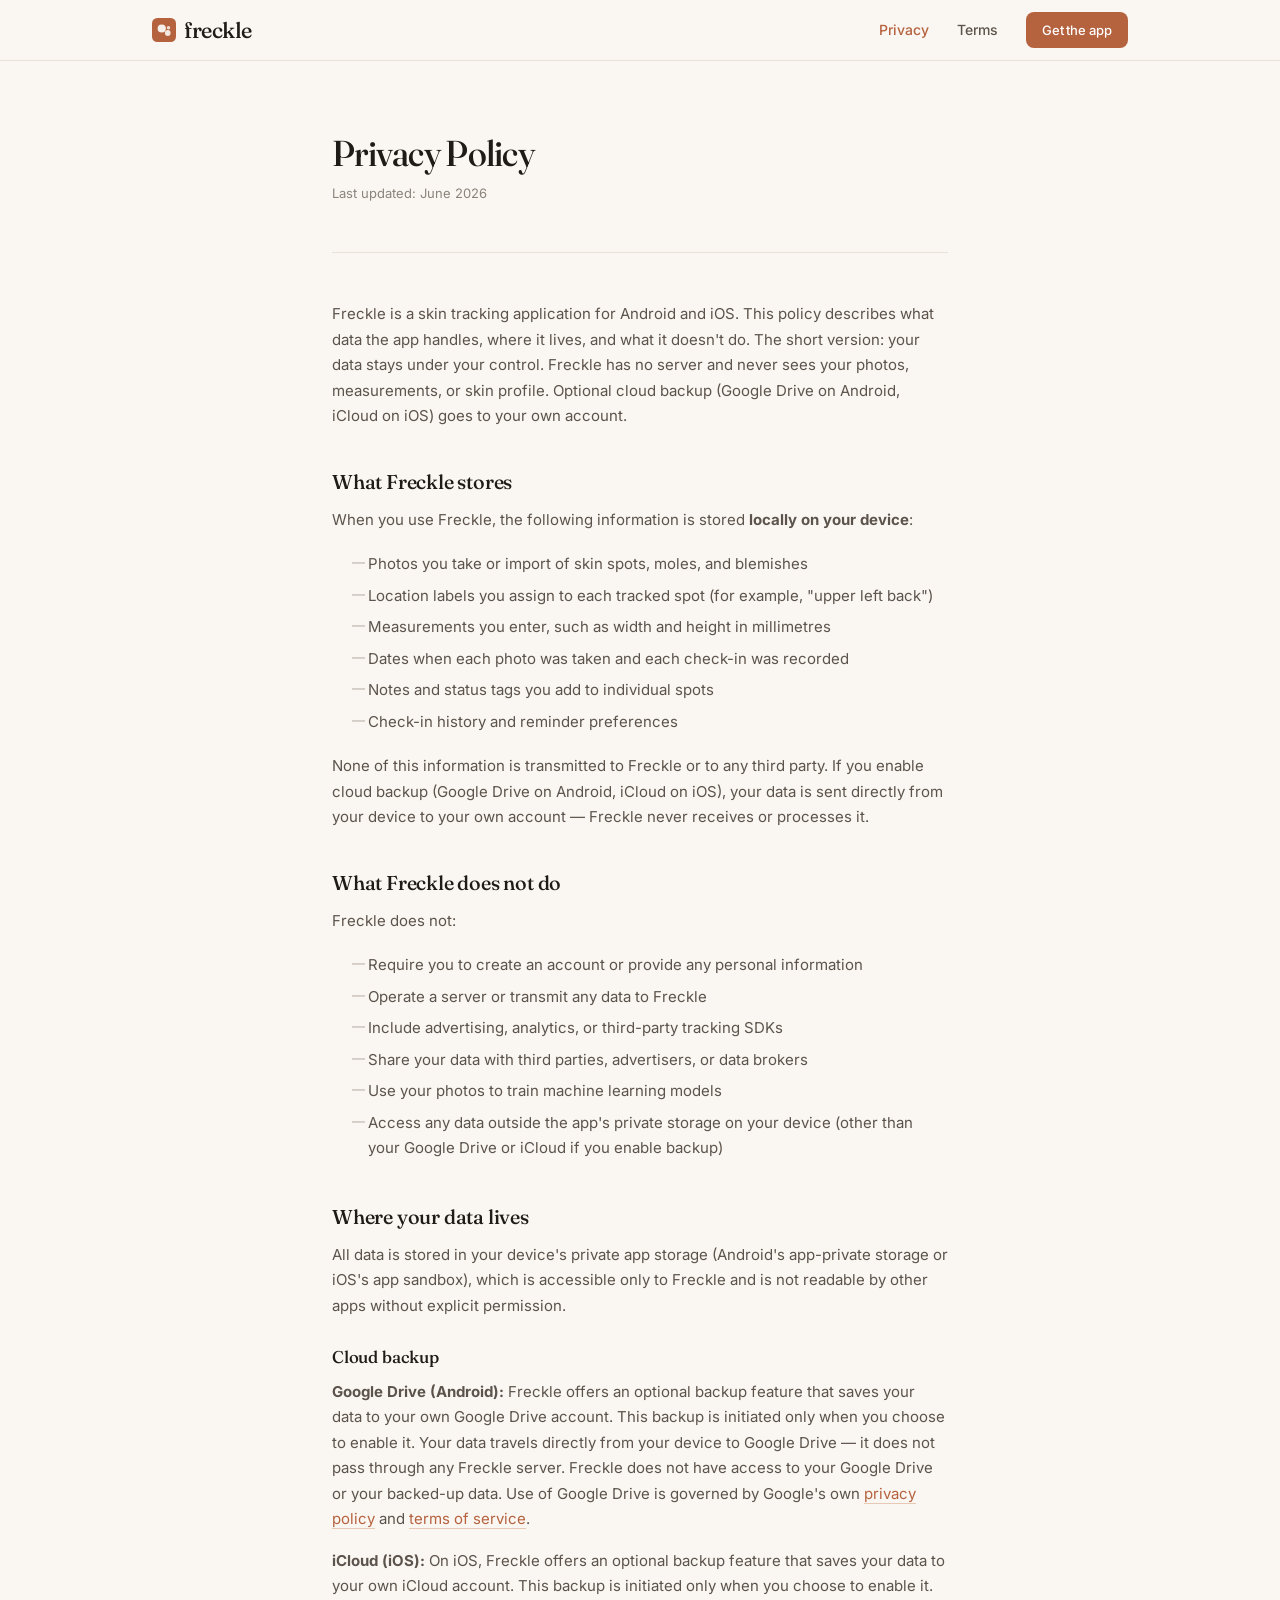
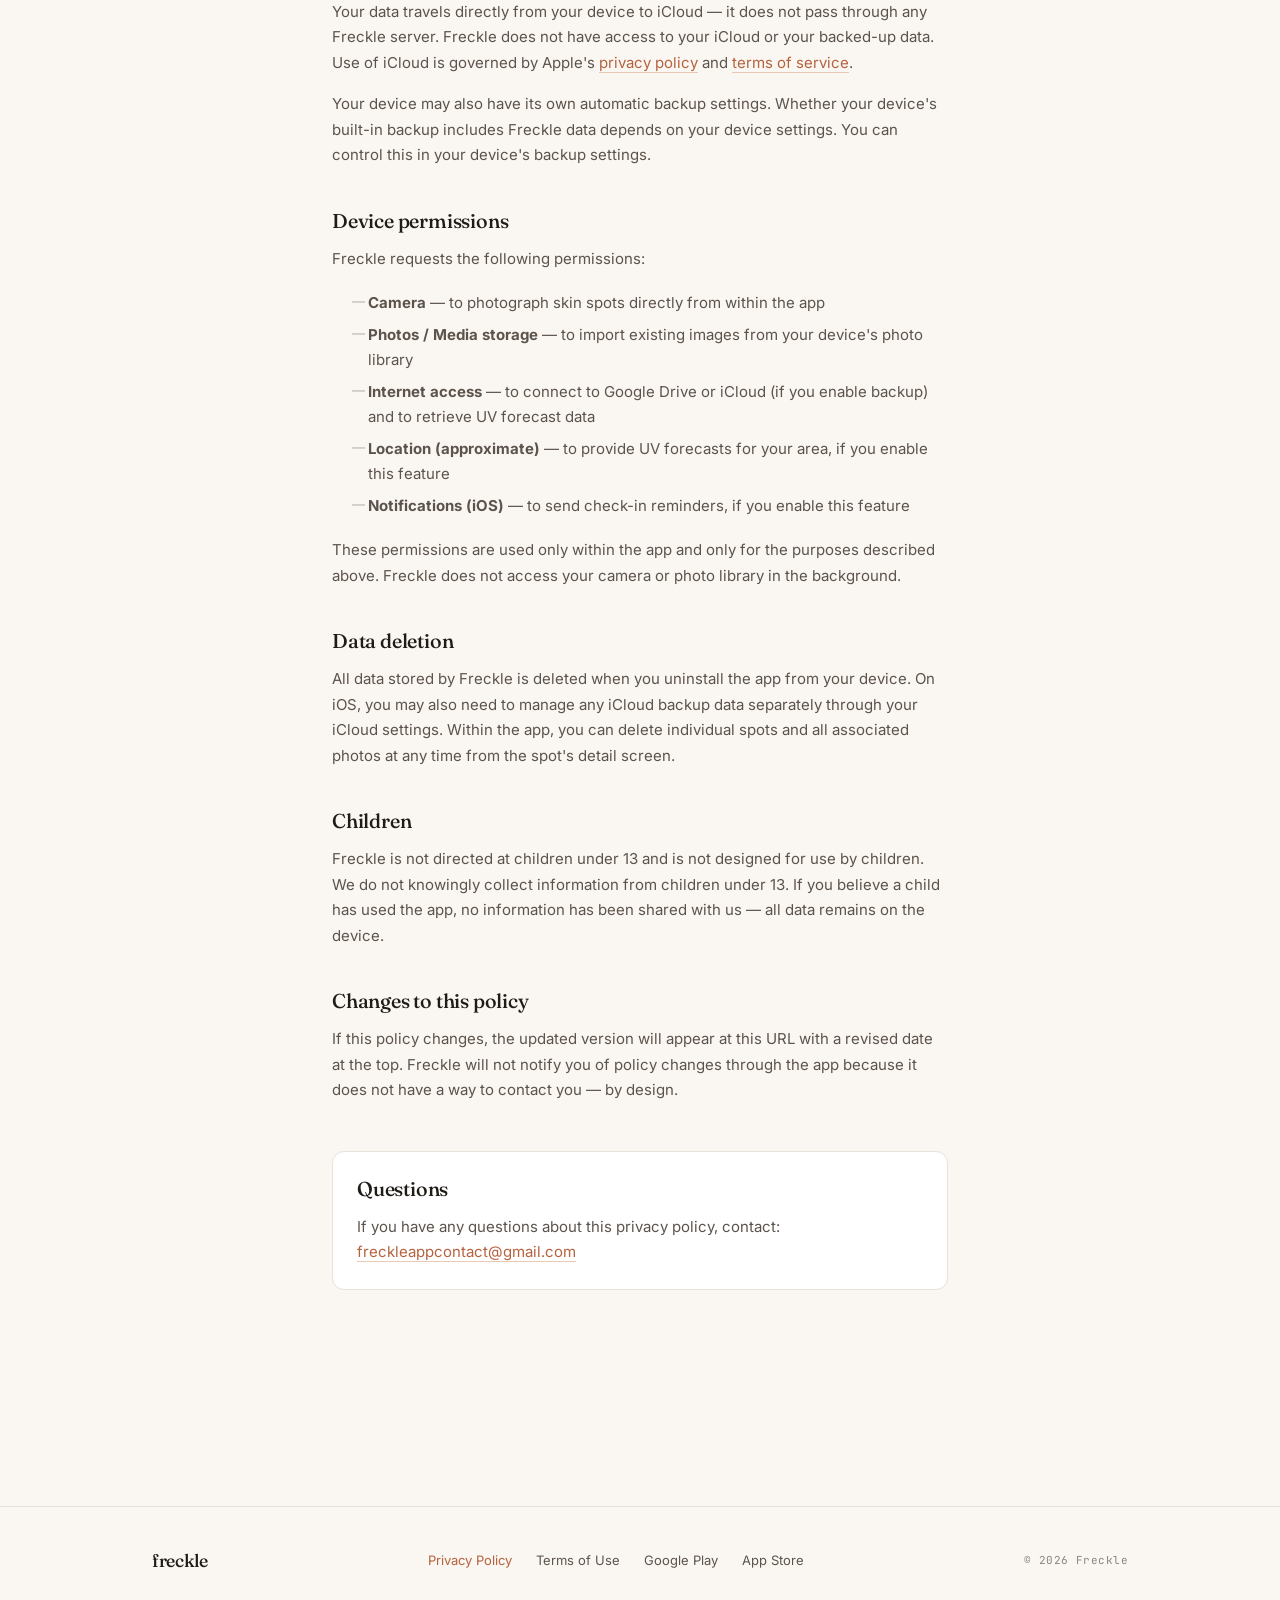
<file: privacy.html>
<!DOCTYPE html>
<html lang="en">
<head>
  <meta charset="UTF-8">
  <meta name="viewport" content="width=device-width, initial-scale=1.0">
  <title>Privacy Policy — Freckle</title>
  <meta name="description" content="Freckle privacy policy. Your data stays under your control. No Freckle servers, no accounts, no tracking.">
  <link rel="canonical" href="https://freckle-app.com/privacy.html">
  <link rel="icon" type="image/svg+xml" href="favicon.svg">
  <link rel="stylesheet" href="style.css?v=5">
</head>
<body>

<nav class="site-nav">
  <div class="container">
    <a href="index.html" class="nav-logo">
      <img src="favicon.svg" alt="" class="nav-logo-mark" width="24" height="24">
      freckle
    </a>
    <div class="nav-links">
      <a href="privacy.html" style="color: var(--clay);">Privacy</a>
      <a href="terms.html">Terms</a>
      <a href="index.html" class="btn btn-primary" style="padding: 8px 16px; font-size: 13px;">Get the app</a>
    </div>
  </div>
</nav>

<main>
  <div class="prose-page">

    <h1>Privacy Policy</h1>
    <p class="prose-updated">Last updated: June 2026</p>

    <p>Freckle is a skin tracking application for Android and iOS. This policy describes what data the app handles, where it lives, and what it doesn't do. The short version: your data stays under your control. Freckle has no server and never sees your photos, measurements, or skin profile. Optional cloud backup (Google Drive on Android, iCloud on iOS) goes to your own account.</p>

    <h2>What Freckle stores</h2>

    <p>When you use Freckle, the following information is stored <strong>locally on your device</strong>:</p>

    <ul>
      <li>Photos you take or import of skin spots, moles, and blemishes</li>
      <li>Location labels you assign to each tracked spot (for example, "upper left back")</li>
      <li>Measurements you enter, such as width and height in millimetres</li>
      <li>Dates when each photo was taken and each check-in was recorded</li>
      <li>Notes and status tags you add to individual spots</li>
      <li>Check-in history and reminder preferences</li>
    </ul>

    <p>None of this information is transmitted to Freckle or to any third party. If you enable cloud backup (Google Drive on Android, iCloud on iOS), your data is sent directly from your device to your own account — Freckle never receives or processes it.</p>

    <h2>What Freckle does not do</h2>

    <p>Freckle does not:</p>

    <ul>
      <li>Require you to create an account or provide any personal information</li>
      <li>Operate a server or transmit any data to Freckle</li>
      <li>Include advertising, analytics, or third-party tracking SDKs</li>
      <li>Share your data with third parties, advertisers, or data brokers</li>
      <li>Use your photos to train machine learning models</li>
      <li>Access any data outside the app's private storage on your device (other than your Google Drive or iCloud if you enable backup)</li>
    </ul>

    <h2>Where your data lives</h2>

    <p>All data is stored in your device's private app storage (Android's app-private storage or iOS's app sandbox), which is accessible only to Freckle and is not readable by other apps without explicit permission.</p>

    <h3>Cloud backup</h3>

    <p><strong>Google Drive (Android):</strong> Freckle offers an optional backup feature that saves your data to your own Google Drive account. This backup is initiated only when you choose to enable it. Your data travels directly from your device to Google Drive — it does not pass through any Freckle server. Freckle does not have access to your Google Drive or your backed-up data. Use of Google Drive is governed by Google's own <a href="https://policies.google.com/privacy" target="_blank" rel="noopener">privacy policy</a> and <a href="https://policies.google.com/terms" target="_blank" rel="noopener">terms of service</a>.</p>

    <p><strong>iCloud (iOS):</strong> On iOS, Freckle offers an optional backup feature that saves your data to your own iCloud account. This backup is initiated only when you choose to enable it. Your data travels directly from your device to iCloud — it does not pass through any Freckle server. Freckle does not have access to your iCloud or your backed-up data. Use of iCloud is governed by Apple's <a href="https://www.apple.com/legal/privacy/" target="_blank" rel="noopener">privacy policy</a> and <a href="https://www.apple.com/legal/internet-services/icloud/" target="_blank" rel="noopener">terms of service</a>.</p>

    <p>Your device may also have its own automatic backup settings. Whether your device's built-in backup includes Freckle data depends on your device settings. You can control this in your device's backup settings.</p>

    <h2>Device permissions</h2>

    <p>Freckle requests the following permissions:</p>

    <ul>
      <li><strong>Camera</strong> — to photograph skin spots directly from within the app</li>
      <li><strong>Photos / Media storage</strong> — to import existing images from your device's photo library</li>
      <li><strong>Internet access</strong> — to connect to Google Drive or iCloud (if you enable backup) and to retrieve UV forecast data</li>
      <li><strong>Location (approximate)</strong> — to provide UV forecasts for your area, if you enable this feature</li>
      <li><strong>Notifications (iOS)</strong> — to send check-in reminders, if you enable this feature</li>
    </ul>

    <p>These permissions are used only within the app and only for the purposes described above. Freckle does not access your camera or photo library in the background.</p>

    <h2>Data deletion</h2>

    <p>All data stored by Freckle is deleted when you uninstall the app from your device. On iOS, you may also need to manage any iCloud backup data separately through your iCloud settings. Within the app, you can delete individual spots and all associated photos at any time from the spot's detail screen.</p>

    <h2>Children</h2>

    <p>Freckle is not directed at children under 13 and is not designed for use by children. We do not knowingly collect information from children under 13. If you believe a child has used the app, no information has been shared with us — all data remains on the device.</p>

    <h2>Changes to this policy</h2>

    <p>If this policy changes, the updated version will appear at this URL with a revised date at the top. Freckle will not notify you of policy changes through the app because it does not have a way to contact you — by design.</p>

    <div class="prose-contact">
      <h2 style="margin-top: 0;">Questions</h2>
      <p>If you have any questions about this privacy policy, contact: <a href="mailto:freckleappcontact@gmail.com">freckleappcontact@gmail.com</a></p>
    </div>

  </div>
</main>

<footer class="site-footer">
  <div class="container">
    <span class="footer-logo">freckle</span>
    <nav class="footer-links">
      <a href="privacy.html" style="color: var(--clay);">Privacy Policy</a>
      <a href="terms.html">Terms of Use</a>
      
      <a href="https://play.google.com/store/apps/details?id=com.freckle.android" target="_blank" rel="noopener">Google Play</a>
      <a href="https://apps.apple.com/us/app/freckle-app/id6777828034" target="_blank" rel="noopener">App Store</a>
    </nav>
    <span class="footer-copy">&copy; 2026 Freckle</span>
  </div>
</footer>

</body>
</html>
</file>
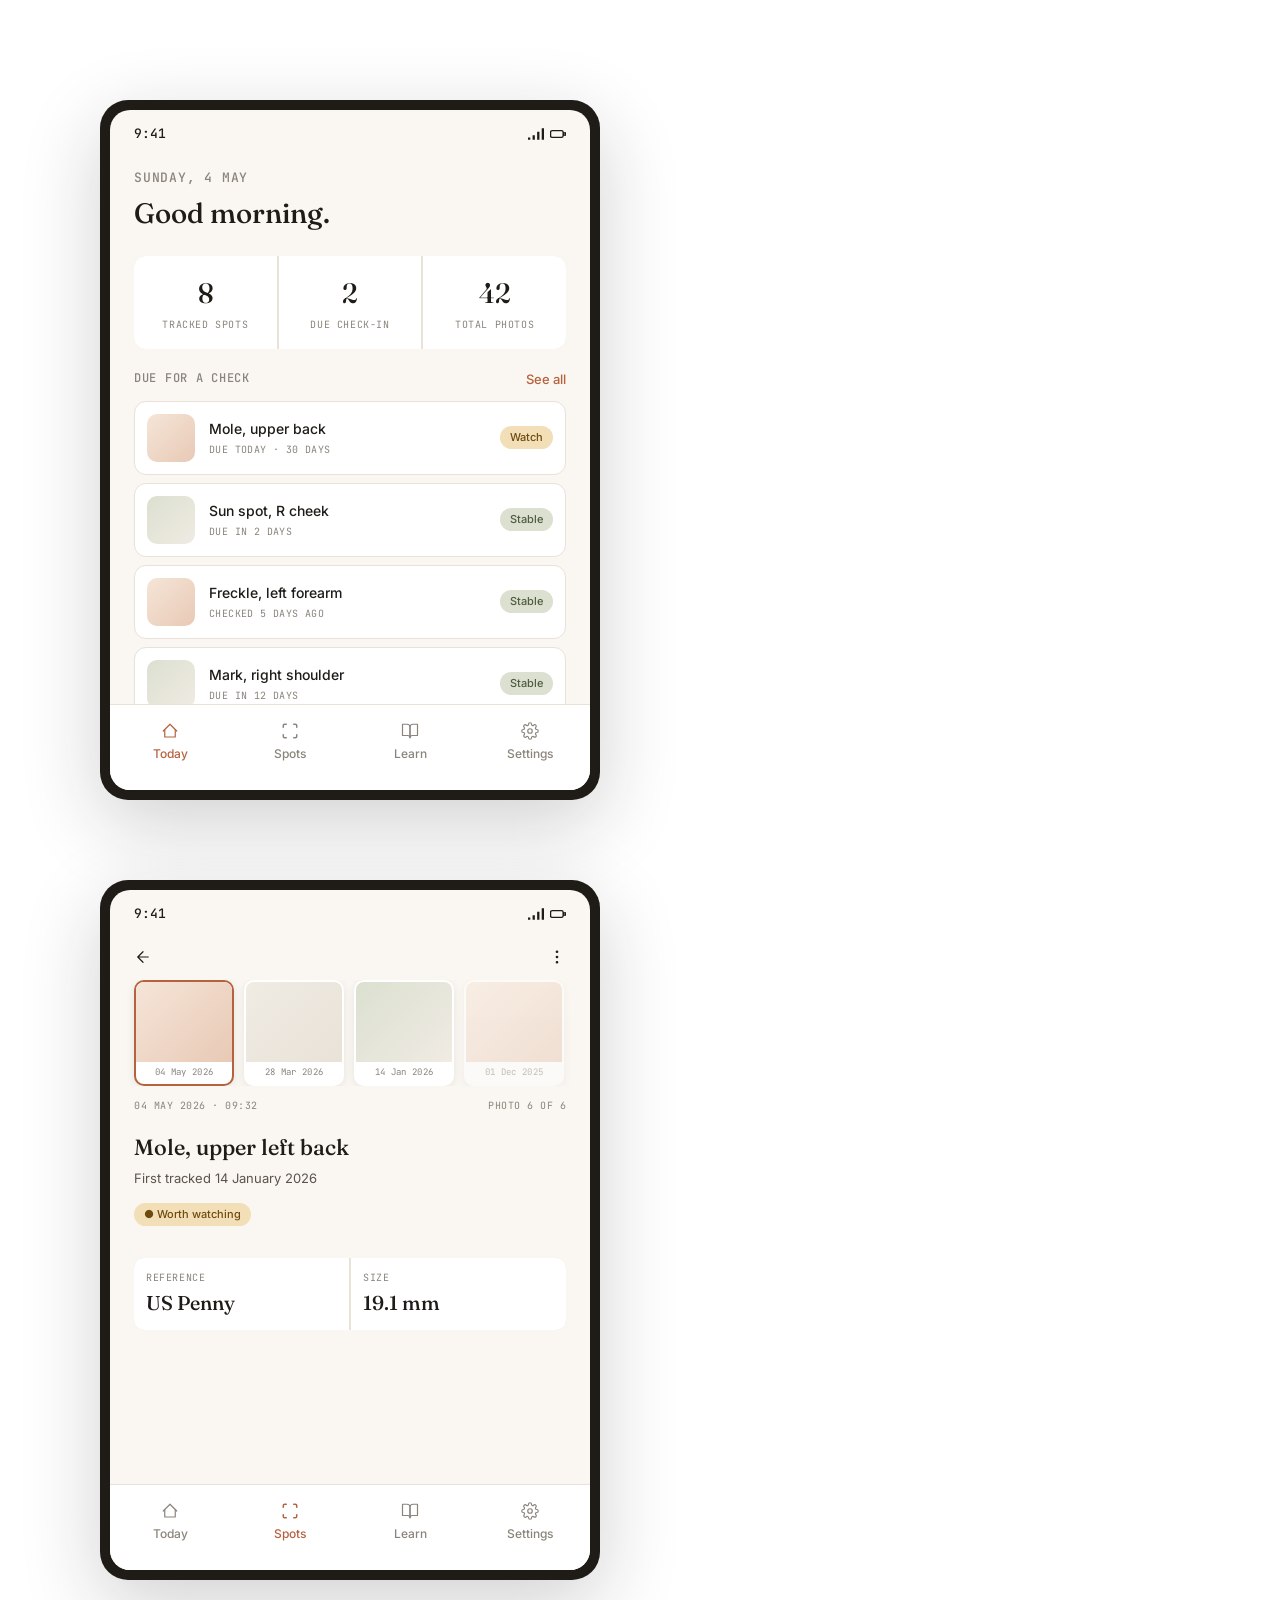
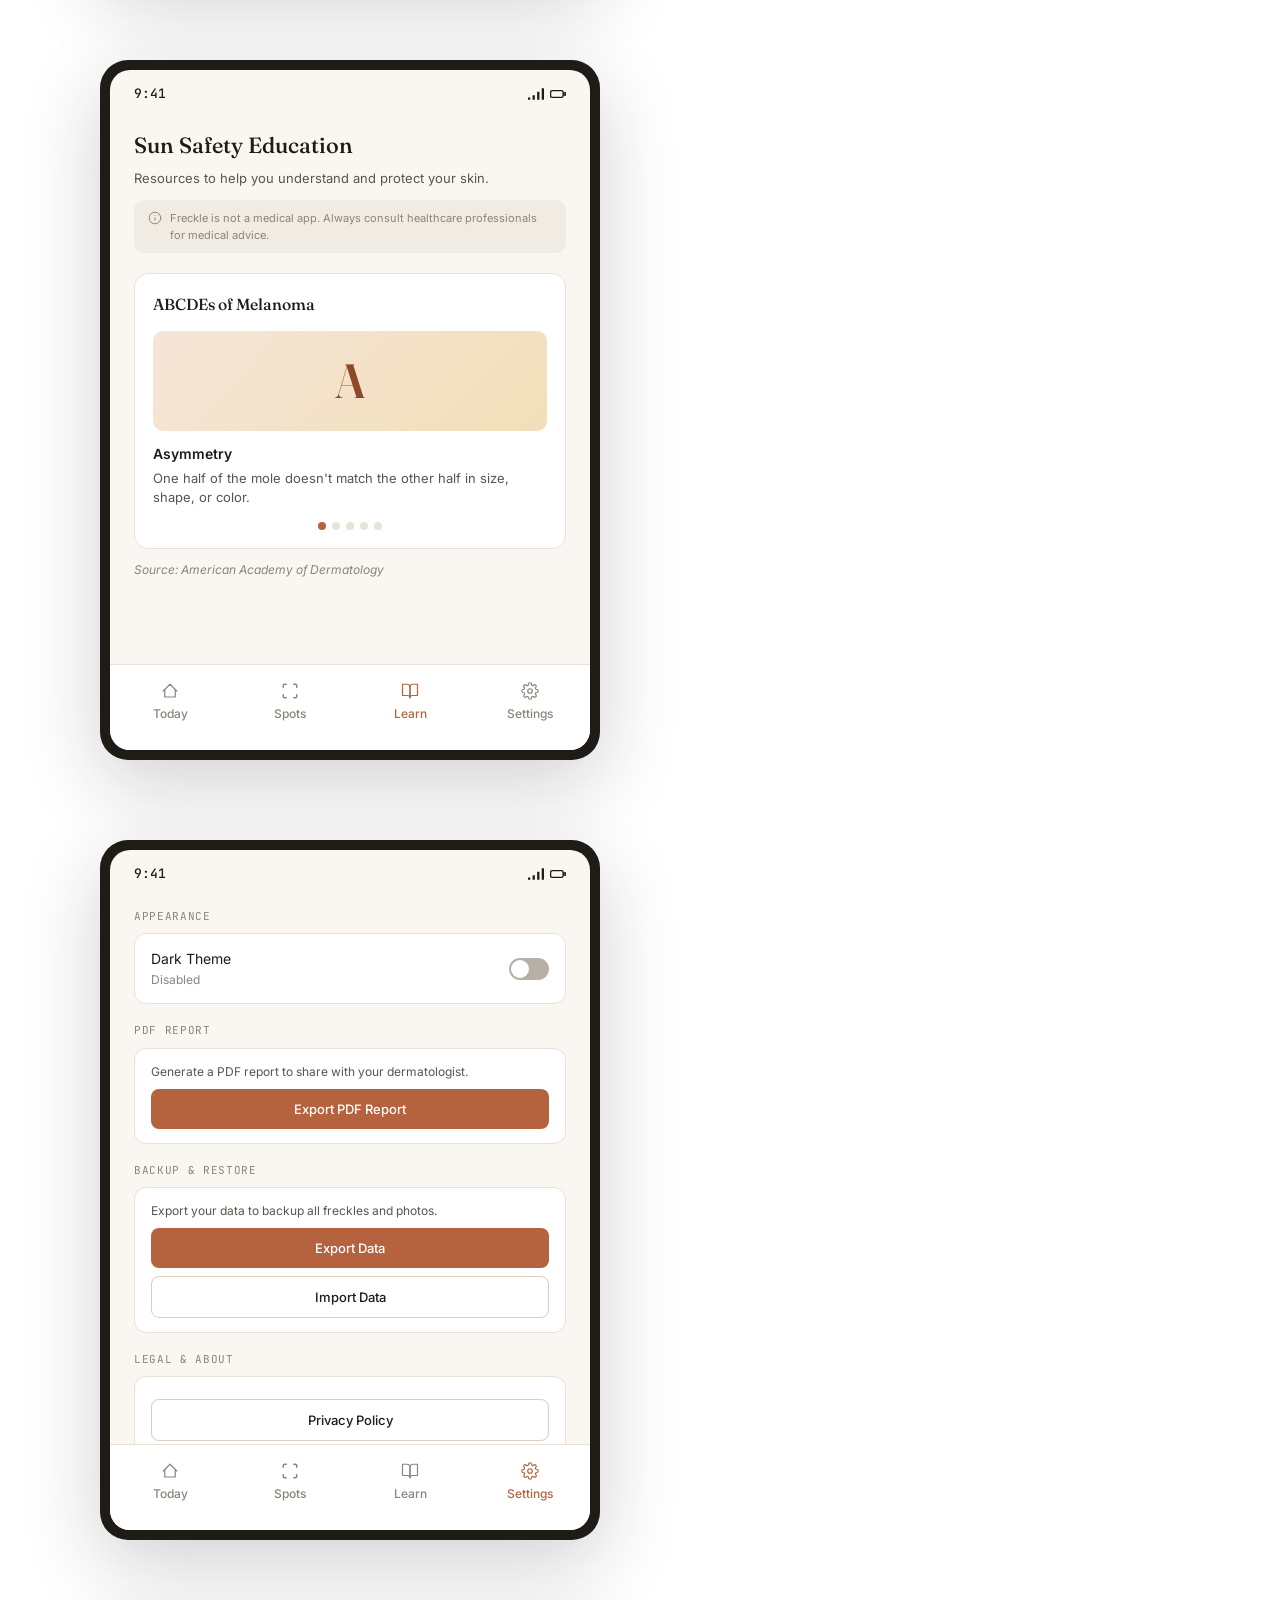
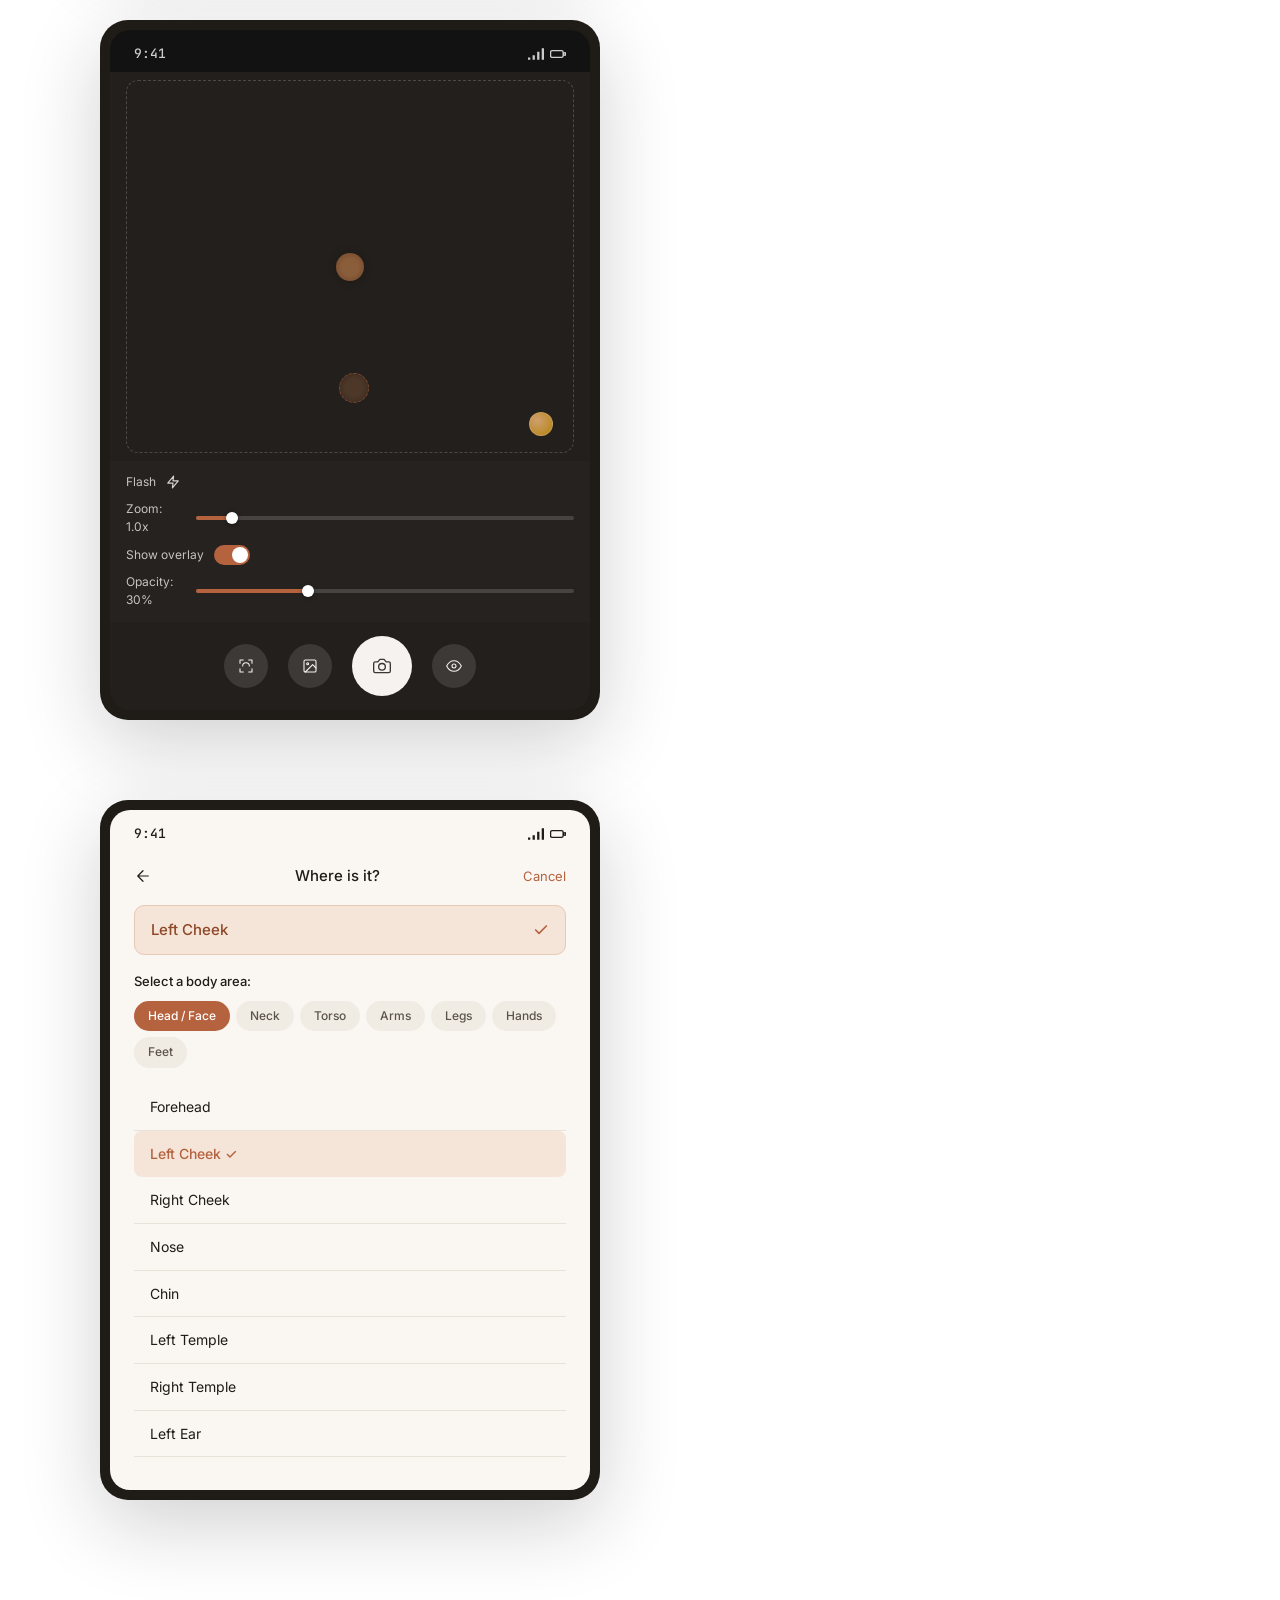
<file: tablets.html>
<!DOCTYPE html>
<html lang="en">
<head>
  <meta charset="UTF-8">
  <meta name="viewport" content="width=device-width, initial-scale=1.0">
  <title>Freckle — Tablet Mockups</title>
  <link rel="stylesheet" href="style.css?v=5">
  <style>
    body { background: transparent; padding: 60px; }

        .tablet {
      background: var(--ink);
      padding: 10px;
      border-radius: 28px;
      box-shadow: 0 24px 80px rgba(31,27,23,0.2);
      display: inline-block;
      margin: 40px;
      vertical-align: top;
    }

    .tablet-screen {
      background: var(--bone);
      border-radius: 20px;
      overflow: hidden;
      width: 480px;
      display: flex;
      flex-direction: column;
    }

    .tablet-landscape .tablet-screen {
      width: 640px;
    }

        .t-status {
      display: flex;
      justify-content: space-between;
      align-items: center;
      padding: 14px 24px 8px;
      font-size: 13px;
      font-family: var(--mono);
      font-weight: 500;
      color: var(--ink);
      flex-shrink: 0;
    }

    .t-status .ps-right { display: flex; gap: 6px; align-items: center; }

        .t-body { flex: 1; padding: 16px 24px 12px; overflow: hidden; }

        .t-nav {
      background: var(--paper);
      border-top: 1px solid var(--hairline);
      display: grid;
      grid-template-columns: repeat(4, 1fr);
      padding: 8px 0 18px;
      flex-shrink: 0;
    }

    .t-nav-item {
      display: flex;
      flex-direction: column;
      align-items: center;
      gap: 4px;
      padding: 8px 4px;
      font-size: 12px;
      color: var(--slate);
      font-weight: 500;
    }

    .t-nav-item.active { color: var(--clay); }

    .t-nav-icon { width: 20px; height: 20px; display: flex; align-items: center; justify-content: center; }

        
        .t-greeting .micro { margin-bottom: 4px; font-size: 13px; }
    .t-greeting h2 { font-family: var(--serif); font-size: 28px; font-weight: 500; font-variation-settings: "opsz" 36; margin-bottom: 20px; }

    .t-summary {
      display: grid;
      grid-template-columns: repeat(3, 1fr);
      gap: 2px;
      background: var(--hairline);
      border-radius: 12px;
      overflow: hidden;
      margin-bottom: 20px;
    }

    .t-stat {
      background: var(--paper);
      padding: 16px;
      text-align: center;
    }

    .t-stat .tn { font-family: var(--serif); font-size: 28px; font-weight: 500; color: var(--ink); font-variation-settings: "opsz" 80; }
    .t-stat .tl { font-family: var(--mono); font-size: 10px; color: var(--slate); letter-spacing: 0.06em; text-transform: uppercase; margin-top: 2px; }

    .t-section-head {
      display: flex;
      justify-content: space-between;
      align-items: center;
      margin-bottom: 12px;
    }

    .t-section-head .micro { font-size: 12px; }
    .t-section-head a { font-size: 13px; color: var(--clay); font-weight: 500; }

    .t-spot {
      display: flex;
      align-items: center;
      gap: 14px;
      padding: 12px;
      background: var(--paper);
      border: 1px solid var(--hairline);
      border-radius: 12px;
      margin-bottom: 8px;
    }

    .t-thumb {
      width: 48px; height: 48px;
      border-radius: 10px;
      background: linear-gradient(135deg, var(--clay-tint), var(--clay-light));
      flex-shrink: 0;
    }

    .t-thumb-2 { background: linear-gradient(135deg, var(--sage-light), var(--stone)); }

    .t-spot-name { font-size: 14px; font-weight: 500; color: var(--ink); }
    .t-spot-when { font-family: var(--mono); font-size: 10px; color: var(--slate); letter-spacing: 0.04em; text-transform: uppercase; margin-top: 2px; }

    .t-tag {
      margin-left: auto;
      font-size: 11px;
      font-weight: 500;
      padding: 3px 10px;
      border-radius: 999px;
    }

    .t-tag-watch { background: var(--amber-light); color: #6E4A0F; }
    .t-tag-stable { background: var(--sage-light); color: #4F5C3F; }

        .t-gallery {
      display: flex;
      gap: 10px;
      margin: 0 -24px 12px;
      padding: 0 24px;
      overflow: hidden;
    }

    .t-gallery-card {
      flex-shrink: 0;
      width: 100px;
      border-radius: 10px;
      overflow: hidden;
      border: 2px solid transparent;
      background: var(--paper);
      box-shadow: 0 2px 8px rgba(31,27,23,0.08);
    }

    .t-gallery-active { border-color: var(--clay); }

    .t-gallery-img {
      width: 100%;
      height: 80px;
      background: linear-gradient(135deg, var(--clay-tint), var(--clay-light));
    }

    .t-gallery-img-2 { background: linear-gradient(135deg, var(--stone), var(--shell)); }
    .t-gallery-img-3 { background: linear-gradient(135deg, var(--sage-light), var(--stone)); }

    .t-gallery-date {
      font-family: var(--mono);
      font-size: 9px;
      color: var(--slate);
      text-align: center;
      padding: 4px;
      letter-spacing: 0.04em;
    }

    .t-gallery-peek { opacity: 0.5; }

    .t-photo-meta {
      display: flex;
      justify-content: space-between;
      font-family: var(--mono);
      font-size: 10px;
      color: var(--slate);
      letter-spacing: 0.05em;
      text-transform: uppercase;
      margin-bottom: 16px;
    }

    .t-detail-title {
      font-family: var(--serif);
      font-size: 22px;
      font-weight: 500;
      font-variation-settings: "opsz" 36;
      color: var(--ink);
      margin-bottom: 4px;
    }

    .t-detail-sub {
      font-size: 13px;
      color: var(--graphite);
      margin-bottom: 12px;
    }

    .t-measures {
      display: grid;
      grid-template-columns: 1fr 1fr;
      gap: 2px;
      background: var(--hairline);
      border-radius: 10px;
      overflow: hidden;
      margin-top: 16px;
    }

    .t-measure {
      background: var(--paper);
      padding: 12px;
    }

    .t-measure .ml { font-family: var(--mono); font-size: 10px; color: var(--slate); letter-spacing: 0.06em; text-transform: uppercase; }
    .t-measure .mv { font-family: var(--serif); font-size: 20px; color: var(--ink); margin-top: 2px; font-weight: 500; font-variation-settings: "opsz" 36; }

        .t-learn-header h3 {
      font-family: var(--serif);
      font-size: 22px;
      font-weight: 500;
      font-variation-settings: "opsz" 36;
      color: var(--ink);
      margin-bottom: 6px;
    }

    .t-learn-header p {
      font-size: 13px;
      color: var(--graphite);
      margin-bottom: 12px;
    }

    .t-learn-disclaimer {
      display: flex;
      gap: 8px;
      align-items: flex-start;
      font-size: 11px;
      color: var(--slate);
      line-height: 1.5;
      background: var(--stone);
      padding: 10px 14px;
      border-radius: 10px;
      margin-bottom: 20px;
    }

    .t-abcde-card {
      background: var(--paper);
      border: 1px solid var(--hairline);
      border-radius: 14px;
      padding: 18px;
      margin-bottom: 12px;
    }

    .t-abcde-card h4 {
      font-family: var(--serif);
      font-size: 16px;
      font-weight: 500;
      font-variation-settings: "opsz" 36;
      color: var(--ink);
      margin-bottom: 14px;
    }

    .t-abcde-visual {
      width: 100%;
      height: 100px;
      background: linear-gradient(135deg, var(--clay-tint), var(--amber-light));
      border-radius: 10px;
      display: flex;
      align-items: center;
      justify-content: center;
      margin-bottom: 12px;
    }

    .t-abcde-letter {
      font-family: var(--serif);
      font-size: 48px;
      font-weight: 600;
      color: var(--clay-deep);
      font-variation-settings: "opsz" 144;
    }

    .t-abcde-title {
      font-size: 14px;
      font-weight: 600;
      color: var(--ink);
      margin-bottom: 4px;
    }

    .t-abcde-desc {
      font-size: 13px;
      color: var(--graphite);
      line-height: 1.5;
      margin-bottom: 14px;
    }

    .t-abcde-dots {
      display: flex;
      gap: 6px;
      justify-content: center;
    }

    .t-abcde-dot {
      width: 8px; height: 8px;
      border-radius: 50%;
      background: var(--shell);
    }

    .t-abcde-dot-active { background: var(--clay); }

        .t-settings-section { margin-bottom: 18px; }

    .t-settings-label {
      font-family: var(--mono);
      font-size: 11px;
      color: var(--slate);
      letter-spacing: 0.06em;
      text-transform: uppercase;
      margin-bottom: 8px;
    }

    .t-settings-card {
      background: var(--paper);
      border: 1px solid var(--hairline);
      border-radius: 12px;
      padding: 14px 16px;
    }

    .t-settings-row {
      display: flex;
      justify-content: space-between;
      align-items: center;
      font-size: 14px;
      color: var(--ink);
    }

    .t-settings-sub { font-size: 12px; color: var(--slate); margin-top: 1px; }

    .t-toggle {
      width: 40px; height: 22px;
      border-radius: 11px;
      position: relative;
    }

    .t-toggle::after {
      content: '';
      position: absolute;
      width: 18px; height: 18px;
      border-radius: 50%;
      background: white;
      top: 2px;
      transition: left 150ms;
    }

    .t-toggle-off { background: var(--mist); }
    .t-toggle-off::after { left: 2px; }

    .t-settings-btn {
      background: var(--clay);
      color: white;
      font-size: 13px;
      font-weight: 500;
      text-align: center;
      padding: 10px;
      border-radius: 8px;
      margin-top: 8px;
    }

    .t-settings-btn-outline {
      background: transparent;
      border: 1px solid var(--border);
      color: var(--ink);
      font-size: 13px;
      font-weight: 500;
      text-align: center;
      padding: 10px;
      border-radius: 8px;
      margin-top: 8px;
    }

    .t-settings-desc {
      font-size: 12px;
      color: var(--graphite);
      line-height: 1.5;
      margin-bottom: 4px;
    }

        .t-cam-bg {
      background: #1a1a1a;
    }

    .t-cam-body {
      flex: 1;
      position: relative;
      display: flex;
      flex-direction: column;
    }

    .t-cam-viewfinder {
      flex: 1;
      position: relative;
      margin: 8px 16px;
      border: 1px dashed rgba(255,255,255,0.2);
      border-radius: 12px;
      display: flex;
      align-items: center;
      justify-content: center;
    }

    .t-cam-mole {
      width: 28px; height: 28px;
      border-radius: 50%;
      background: radial-gradient(circle, #8B5E3C 40%, #6B4226 100%);
      box-shadow: 0 0 8px rgba(0,0,0,0.3);
    }

    .t-cam-coin {
      position: absolute;
      bottom: 16px;
      right: 20px;
      width: 24px; height: 24px;
      border-radius: 50%;
      background: radial-gradient(circle at 35% 35%, #D4A574, #B8860B);
      border: 1px solid rgba(255,255,255,0.15);
    }

    .t-cam-overlay {
      position: absolute;
      top: 0; left: 0; right: 0; bottom: 0;
      background: rgba(139, 94, 60, 0.08);
      pointer-events: none;
      display: flex;
      align-items: center;
      justify-content: center;
    }

    .t-cam-overlay-mole {
      width: 30px; height: 30px;
      border-radius: 50%;
      background: radial-gradient(circle, rgba(139,94,60,0.4) 40%, rgba(107,66,38,0.3) 100%);
      border: 1px dashed rgba(181,98,63,0.5);
      transform: translate(4px, -3px);
    }

    .t-cam-controls-top {
      background: rgba(30,30,30,0.7);
      padding: 12px 16px;
      display: flex;
      flex-direction: column;
      gap: 8px;
    }

    .t-cam-row {
      display: flex;
      align-items: center;
      gap: 10px;
      font-size: 12px;
      color: #ccc;
    }

    .t-cam-slider-track {
      flex: 1;
      height: 4px;
      background: rgba(255,255,255,0.15);
      border-radius: 2px;
      position: relative;
    }

    .t-cam-slider-fill {
      height: 100%;
      background: var(--clay);
      border-radius: 2px;
      width: 30%;
    }

    .t-cam-slider-thumb {
      position: absolute;
      top: -4px;
      left: 28%;
      width: 12px; height: 12px;
      border-radius: 50%;
      background: white;
      box-shadow: 0 1px 4px rgba(0,0,0,0.4);
    }

    .t-cam-toggle {
      width: 36px; height: 20px;
      border-radius: 10px;
      background: var(--clay);
      position: relative;
    }

    .t-cam-toggle::after {
      content: '';
      position: absolute;
      width: 16px; height: 16px;
      border-radius: 50%;
      background: white;
      top: 2px;
      right: 2px;
    }

    .t-cam-bottom {
      display: flex;
      align-items: center;
      justify-content: center;
      gap: 20px;
      padding: 14px 0;
    }

    .t-cam-btn {
      width: 44px; height: 44px;
      border-radius: 50%;
      background: rgba(255,255,255,0.12);
      display: flex;
      align-items: center;
      justify-content: center;
    }

    .t-cam-btn-capture {
      width: 60px; height: 60px;
      border-radius: 50%;
      background: white;
      border: 4px solid rgba(255,255,255,0.3);
      display: flex;
      align-items: center;
      justify-content: center;
    }

        .t-loc-selected {
      display: flex;
      align-items: center;
      justify-content: space-between;
      background: var(--clay-tint);
      padding: 12px 16px;
      border-radius: 10px;
      margin-bottom: 16px;
      border: 1px solid var(--clay-light);
    }

    .t-loc-selected-name {
      font-size: 15px;
      font-weight: 500;
      color: var(--clay-deep);
    }

    .t-loc-chips {
      display: flex;
      gap: 6px;
      flex-wrap: wrap;
      margin-bottom: 16px;
    }

    .t-loc-chip {
      font-size: 12px;
      font-weight: 500;
      padding: 6px 14px;
      border-radius: 999px;
      background: var(--stone);
      color: var(--graphite);
    }

    .t-loc-chip-active {
      background: var(--clay);
      color: white;
    }

    .t-loc-item {
      padding: 12px 16px;
      font-size: 14px;
      color: var(--ink);
      border-bottom: 1px solid var(--hairline);
    }

    .t-loc-item-selected {
      color: var(--clay);
      font-weight: 500;
      background: var(--clay-tint);
      border-radius: 8px;
      border-bottom-color: transparent;
    }

    .t-loc-label {
      font-size: 13px;
      font-weight: 500;
      color: var(--ink);
      margin-bottom: 10px;
    }
  </style>
</head>
<body>

<div class="tablet" id="tablet-today">
  <div class="tablet-screen" style="height: 680px;">
    <div class="t-status">
      <span>9:41</span>
      <div class="ps-right">
        <svg width="16" height="12" viewBox="0 0 14 10" fill="currentColor"><path d="M0 8h2v2H0zm4-2h2v4H4zm4-3h2v7H8zm4-3h2v10h-2z"/></svg>
        <svg width="16" height="12" viewBox="0 0 14 10" fill="none" stroke="currentColor" stroke-width="1.2"><rect x="0.5" y="2" width="11" height="6" rx="1.5"/><rect x="12" y="4" width="1.5" height="2"/></svg>
      </div>
    </div>
    <div class="t-body">
      <div class="t-greeting">
        <div class="micro">Sunday, 4 May</div>
        <h2>Good morning.</h2>
      </div>
      <div class="t-summary">
        <div class="t-stat"><div class="tn">8</div><div class="tl">Tracked spots</div></div>
        <div class="t-stat"><div class="tn">2</div><div class="tl">Due check-in</div></div>
        <div class="t-stat"><div class="tn">42</div><div class="tl">Total photos</div></div>
      </div>
      <div class="t-section-head">
        <span class="micro">Due for a check</span>
        <a href="#">See all</a>
      </div>
      <div class="t-spot">
        <div class="t-thumb"></div>
        <div>
          <div class="t-spot-name">Mole, upper back</div>
          <div class="t-spot-when">DUE TODAY · 30 DAYS</div>
        </div>
        <span class="t-tag t-tag-watch">Watch</span>
      </div>
      <div class="t-spot">
        <div class="t-thumb t-thumb-2"></div>
        <div>
          <div class="t-spot-name">Sun spot, R cheek</div>
          <div class="t-spot-when">DUE IN 2 DAYS</div>
        </div>
        <span class="t-tag t-tag-stable">Stable</span>
      </div>
      <div class="t-spot">
        <div class="t-thumb"></div>
        <div>
          <div class="t-spot-name">Freckle, left forearm</div>
          <div class="t-spot-when">CHECKED 5 DAYS AGO</div>
        </div>
        <span class="t-tag t-tag-stable">Stable</span>
      </div>
      <div class="t-spot">
        <div class="t-thumb t-thumb-2"></div>
        <div>
          <div class="t-spot-name">Mark, right shoulder</div>
          <div class="t-spot-when">DUE IN 12 DAYS</div>
        </div>
        <span class="t-tag t-tag-stable">Stable</span>
      </div>
    </div>
    <div class="t-nav">
      <div class="t-nav-item active">
        <div class="t-nav-icon"><svg width="18" height="18" viewBox="0 0 24 24" fill="none" stroke="currentColor" stroke-width="1.6" stroke-linecap="round" stroke-linejoin="round"><path d="M3 12l9-9 9 9"/><path d="M5 10v10h14V10"/></svg></div>
        Today
      </div>
      <div class="t-nav-item">
        <div class="t-nav-icon"><svg width="18" height="18" viewBox="0 0 24 24" fill="none" stroke="currentColor" stroke-width="2" stroke-linecap="round" stroke-linejoin="round"><path d="M3 7V5a2 2 0 0 1 2-2h2"/><path d="M17 3h2a2 2 0 0 1 2 2v2"/><path d="M21 17v2a2 2 0 0 1-2 2h-2"/><path d="M7 21H5a2 2 0 0 1-2-2v-2"/></svg></div>
        Spots
      </div>
      <div class="t-nav-item">
        <div class="t-nav-icon"><svg width="18" height="18" viewBox="0 0 24 24" fill="none" stroke="currentColor" stroke-width="1.6" stroke-linecap="round" stroke-linejoin="round"><path d="M2 3h6a4 4 0 0 1 4 4v14a3 3 0 0 0-3-3H2z"/><path d="M22 3h-6a4 4 0 0 0-4 4v14a3 3 0 0 1 3-3h7z"/></svg></div>
        Learn
      </div>
      <div class="t-nav-item">
        <div class="t-nav-icon"><svg width="18" height="18" viewBox="0 0 24 24" fill="none" stroke="currentColor" stroke-width="1.6" stroke-linecap="round" stroke-linejoin="round"><circle cx="12" cy="12" r="3"/><path d="M19.4 15a1.65 1.65 0 0 0 .33 1.82l.06.06a2 2 0 1 1-2.83 2.83l-.06-.06a1.65 1.65 0 0 0-1.82-.33 1.65 1.65 0 0 0-1 1.51V21a2 2 0 0 1-4 0v-.09A1.65 1.65 0 0 0 9 19.4a1.65 1.65 0 0 0-1.82.33l-.06.06a2 2 0 1 1-2.83-2.83l.06-.06A1.65 1.65 0 0 0 4.68 15a1.65 1.65 0 0 0-1.51-1H3a2 2 0 0 1 0-4h.09A1.65 1.65 0 0 0 4.6 9a1.65 1.65 0 0 0-.33-1.82l-.06-.06a2 2 0 1 1 2.83-2.83l.06.06A1.65 1.65 0 0 0 9 4.68a1.65 1.65 0 0 0 1-1.51V3a2 2 0 0 1 4 0v.09a1.65 1.65 0 0 0 1 1.51 1.65 1.65 0 0 0 1.82-.33l.06-.06a2 2 0 1 1 2.83 2.83l-.06.06A1.65 1.65 0 0 0 19.4 9a1.65 1.65 0 0 0 1.51 1H21a2 2 0 0 1 0 4h-.09a1.65 1.65 0 0 0-1.51 1z"/></svg></div>
        Settings
      </div>
    </div>
  </div>
</div>

<div class="tablet" id="tablet-detail">
  <div class="tablet-screen" style="height: 680px;">
    <div class="t-status">
      <span>9:41</span>
      <div class="ps-right">
        <svg width="16" height="12" viewBox="0 0 14 10" fill="currentColor"><path d="M0 8h2v2H0zm4-2h2v4H4zm4-3h2v7H8zm4-3h2v10h-2z"/></svg>
        <svg width="16" height="12" viewBox="0 0 14 10" fill="none" stroke="currentColor" stroke-width="1.2"><rect x="0.5" y="2" width="11" height="6" rx="1.5"/><rect x="12" y="4" width="1.5" height="2"/></svg>
      </div>
    </div>
    <div class="t-body">
      <div style="display:flex; justify-content: space-between; margin-bottom: 14px;">
        <svg width="18" height="18" viewBox="0 0 24 24" fill="none" stroke="currentColor" stroke-width="1.6" stroke-linecap="round" stroke-linejoin="round" style="color:var(--ink)"><path d="M19 12H5M12 19l-7-7 7-7"/></svg>
        <svg width="18" height="18" viewBox="0 0 24 24" fill="none" stroke="currentColor" stroke-width="1.6" stroke-linecap="round" stroke-linejoin="round" style="color:var(--ink)"><circle cx="12" cy="12" r="1"/><circle cx="12" cy="5" r="1"/><circle cx="12" cy="19" r="1"/></svg>
      </div>
      <div class="t-gallery">
        <div class="t-gallery-card t-gallery-active">
          <div class="t-gallery-img"></div>
          <div class="t-gallery-date">04 May 2026</div>
        </div>
        <div class="t-gallery-card">
          <div class="t-gallery-img t-gallery-img-2"></div>
          <div class="t-gallery-date">28 Mar 2026</div>
        </div>
        <div class="t-gallery-card">
          <div class="t-gallery-img t-gallery-img-3"></div>
          <div class="t-gallery-date">14 Jan 2026</div>
        </div>
        <div class="t-gallery-card t-gallery-peek">
          <div class="t-gallery-img"></div>
          <div class="t-gallery-date">01 Dec 2025</div>
        </div>
      </div>
      <div class="t-photo-meta">
        <span>04 MAY 2026 · 09:32</span>
        <span>PHOTO 6 OF 6</span>
      </div>
      <div class="t-detail-title">Mole, upper left back</div>
      <div class="t-detail-sub">First tracked 14 January 2026</div>
      <span class="t-tag t-tag-watch" style="display:inline-block;margin-bottom:16px;">● Worth watching</span>
      <div class="t-measures">
        <div class="t-measure">
          <div class="ml">Reference</div>
          <div class="mv">US Penny</div>
        </div>
        <div class="t-measure">
          <div class="ml">Size</div>
          <div class="mv">19.1 mm</div>
        </div>
      </div>
    </div>
    <div class="t-nav">
      <div class="t-nav-item">
        <div class="t-nav-icon"><svg width="18" height="18" viewBox="0 0 24 24" fill="none" stroke="currentColor" stroke-width="1.6" stroke-linecap="round" stroke-linejoin="round"><path d="M3 12l9-9 9 9"/><path d="M5 10v10h14V10"/></svg></div>
        Today
      </div>
      <div class="t-nav-item active">
        <div class="t-nav-icon"><svg width="18" height="18" viewBox="0 0 24 24" fill="none" stroke="currentColor" stroke-width="2" stroke-linecap="round" stroke-linejoin="round"><path d="M3 7V5a2 2 0 0 1 2-2h2"/><path d="M17 3h2a2 2 0 0 1 2 2v2"/><path d="M21 17v2a2 2 0 0 1-2 2h-2"/><path d="M7 21H5a2 2 0 0 1-2-2v-2"/></svg></div>
        Spots
      </div>
      <div class="t-nav-item">
        <div class="t-nav-icon"><svg width="18" height="18" viewBox="0 0 24 24" fill="none" stroke="currentColor" stroke-width="1.6" stroke-linecap="round" stroke-linejoin="round"><path d="M2 3h6a4 4 0 0 1 4 4v14a3 3 0 0 0-3-3H2z"/><path d="M22 3h-6a4 4 0 0 0-4 4v14a3 3 0 0 1 3-3h7z"/></svg></div>
        Learn
      </div>
      <div class="t-nav-item">
        <div class="t-nav-icon"><svg width="18" height="18" viewBox="0 0 24 24" fill="none" stroke="currentColor" stroke-width="1.6" stroke-linecap="round" stroke-linejoin="round"><circle cx="12" cy="12" r="3"/><path d="M19.4 15a1.65 1.65 0 0 0 .33 1.82l.06.06a2 2 0 1 1-2.83 2.83l-.06-.06a1.65 1.65 0 0 0-1.82-.33 1.65 1.65 0 0 0-1 1.51V21a2 2 0 0 1-4 0v-.09A1.65 1.65 0 0 0 9 19.4a1.65 1.65 0 0 0-1.82.33l-.06.06a2 2 0 1 1-2.83-2.83l.06-.06A1.65 1.65 0 0 0 4.68 15a1.65 1.65 0 0 0-1.51-1H3a2 2 0 0 1 0-4h.09A1.65 1.65 0 0 0 4.6 9a1.65 1.65 0 0 0-.33-1.82l-.06-.06a2 2 0 1 1 2.83-2.83l.06.06A1.65 1.65 0 0 0 9 4.68a1.65 1.65 0 0 0 1-1.51V3a2 2 0 0 1 4 0v.09a1.65 1.65 0 0 0 1 1.51 1.65 1.65 0 0 0 1.82-.33l.06-.06a2 2 0 1 1 2.83 2.83l-.06.06A1.65 1.65 0 0 0 19.4 9a1.65 1.65 0 0 0 1.51 1H21a2 2 0 0 1 0 4h-.09a1.65 1.65 0 0 0-1.51 1z"/></svg></div>
        Settings
      </div>
    </div>
  </div>
</div>

<div class="tablet" id="tablet-learn">
  <div class="tablet-screen" style="height: 680px;">
    <div class="t-status">
      <span>9:41</span>
      <div class="ps-right">
        <svg width="16" height="12" viewBox="0 0 14 10" fill="currentColor"><path d="M0 8h2v2H0zm4-2h2v4H4zm4-3h2v7H8zm4-3h2v10h-2z"/></svg>
        <svg width="16" height="12" viewBox="0 0 14 10" fill="none" stroke="currentColor" stroke-width="1.2"><rect x="0.5" y="2" width="11" height="6" rx="1.5"/><rect x="12" y="4" width="1.5" height="2"/></svg>
      </div>
    </div>
    <div class="t-body">
      <div class="t-learn-header">
        <h3>Sun Safety Education</h3>
        <p>Resources to help you understand and protect your skin.</p>
        <div class="t-learn-disclaimer">
          <svg width="14" height="14" viewBox="0 0 24 24" fill="none" stroke="currentColor" stroke-width="1.6" stroke-linecap="round" stroke-linejoin="round" style="flex-shrink:0;margin-top:1px;color:var(--slate)"><circle cx="12" cy="12" r="10"/><path d="M12 16v-4M12 8h.01"/></svg>
          <span>Freckle is not a medical app. Always consult healthcare professionals for medical advice.</span>
        </div>
      </div>
      <div class="t-abcde-card">
        <h4>ABCDEs of Melanoma</h4>
        <div class="t-abcde-visual"><span class="t-abcde-letter">A</span></div>
        <div class="t-abcde-title">Asymmetry</div>
        <div class="t-abcde-desc">One half of the mole doesn't match the other half in size, shape, or color.</div>
        <div class="t-abcde-dots">
          <div class="t-abcde-dot t-abcde-dot-active"></div>
          <div class="t-abcde-dot"></div><div class="t-abcde-dot"></div><div class="t-abcde-dot"></div><div class="t-abcde-dot"></div>
        </div>
      </div>
      <div style="font-size:12px;font-style:italic;color:var(--slate);">Source: American Academy of Dermatology</div>
    </div>
    <div class="t-nav">
      <div class="t-nav-item"><div class="t-nav-icon"><svg width="18" height="18" viewBox="0 0 24 24" fill="none" stroke="currentColor" stroke-width="1.6" stroke-linecap="round" stroke-linejoin="round"><path d="M3 12l9-9 9 9"/><path d="M5 10v10h14V10"/></svg></div>Today</div>
      <div class="t-nav-item"><div class="t-nav-icon"><svg width="18" height="18" viewBox="0 0 24 24" fill="none" stroke="currentColor" stroke-width="2" stroke-linecap="round" stroke-linejoin="round"><path d="M3 7V5a2 2 0 0 1 2-2h2"/><path d="M17 3h2a2 2 0 0 1 2 2v2"/><path d="M21 17v2a2 2 0 0 1-2 2h-2"/><path d="M7 21H5a2 2 0 0 1-2-2v-2"/></svg></div>Spots</div>
      <div class="t-nav-item active"><div class="t-nav-icon"><svg width="18" height="18" viewBox="0 0 24 24" fill="none" stroke="currentColor" stroke-width="1.6" stroke-linecap="round" stroke-linejoin="round"><path d="M2 3h6a4 4 0 0 1 4 4v14a3 3 0 0 0-3-3H2z"/><path d="M22 3h-6a4 4 0 0 0-4 4v14a3 3 0 0 1 3-3h7z"/></svg></div>Learn</div>
      <div class="t-nav-item"><div class="t-nav-icon"><svg width="18" height="18" viewBox="0 0 24 24" fill="none" stroke="currentColor" stroke-width="1.6" stroke-linecap="round" stroke-linejoin="round"><circle cx="12" cy="12" r="3"/><path d="M19.4 15a1.65 1.65 0 0 0 .33 1.82l.06.06a2 2 0 1 1-2.83 2.83l-.06-.06a1.65 1.65 0 0 0-1.82-.33 1.65 1.65 0 0 0-1 1.51V21a2 2 0 0 1-4 0v-.09A1.65 1.65 0 0 0 9 19.4a1.65 1.65 0 0 0-1.82.33l-.06.06a2 2 0 1 1-2.83-2.83l.06-.06A1.65 1.65 0 0 0 4.68 15a1.65 1.65 0 0 0-1.51-1H3a2 2 0 0 1 0-4h.09A1.65 1.65 0 0 0 4.6 9a1.65 1.65 0 0 0-.33-1.82l-.06-.06a2 2 0 1 1 2.83-2.83l.06.06A1.65 1.65 0 0 0 9 4.68a1.65 1.65 0 0 0 1-1.51V3a2 2 0 0 1 4 0v.09a1.65 1.65 0 0 0 1 1.51 1.65 1.65 0 0 0 1.82-.33l.06-.06a2 2 0 1 1 2.83 2.83l-.06.06A1.65 1.65 0 0 0 19.4 9a1.65 1.65 0 0 0 1.51 1H21a2 2 0 0 1 0 4h-.09a1.65 1.65 0 0 0-1.51 1z"/></svg></div>Settings</div>
    </div>
  </div>
</div>

<div class="tablet" id="tablet-settings">
  <div class="tablet-screen" style="height: 680px;">
    <div class="t-status">
      <span>9:41</span>
      <div class="ps-right">
        <svg width="16" height="12" viewBox="0 0 14 10" fill="currentColor"><path d="M0 8h2v2H0zm4-2h2v4H4zm4-3h2v7H8zm4-3h2v10h-2z"/></svg>
        <svg width="16" height="12" viewBox="0 0 14 10" fill="none" stroke="currentColor" stroke-width="1.2"><rect x="0.5" y="2" width="11" height="6" rx="1.5"/><rect x="12" y="4" width="1.5" height="2"/></svg>
      </div>
    </div>
    <div class="t-body">
      <div class="t-settings-section">
        <div class="t-settings-label">Appearance</div>
        <div class="t-settings-card">
          <div class="t-settings-row"><div><div>Dark Theme</div><div class="t-settings-sub">Disabled</div></div><div class="t-toggle t-toggle-off"></div></div>
        </div>
      </div>
      <div class="t-settings-section">
        <div class="t-settings-label">PDF Report</div>
        <div class="t-settings-card">
          <div class="t-settings-desc">Generate a PDF report to share with your dermatologist.</div>
          <div class="t-settings-btn">Export PDF Report</div>
        </div>
      </div>
      <div class="t-settings-section">
        <div class="t-settings-label">Backup &amp; Restore</div>
        <div class="t-settings-card">
          <div class="t-settings-desc">Export your data to backup all freckles and photos.</div>
          <div class="t-settings-btn">Export Data</div>
          <div class="t-settings-btn-outline">Import Data</div>
        </div>
      </div>
      <div class="t-settings-section">
        <div class="t-settings-label">Legal &amp; About</div>
        <div class="t-settings-card">
          <div class="t-settings-btn-outline">Privacy Policy</div>
          <div class="t-settings-btn-outline">Terms &amp; Conditions</div>
        </div>
      </div>
    </div>
    <div class="t-nav">
      <div class="t-nav-item"><div class="t-nav-icon"><svg width="18" height="18" viewBox="0 0 24 24" fill="none" stroke="currentColor" stroke-width="1.6" stroke-linecap="round" stroke-linejoin="round"><path d="M3 12l9-9 9 9"/><path d="M5 10v10h14V10"/></svg></div>Today</div>
      <div class="t-nav-item"><div class="t-nav-icon"><svg width="18" height="18" viewBox="0 0 24 24" fill="none" stroke="currentColor" stroke-width="2" stroke-linecap="round" stroke-linejoin="round"><path d="M3 7V5a2 2 0 0 1 2-2h2"/><path d="M17 3h2a2 2 0 0 1 2 2v2"/><path d="M21 17v2a2 2 0 0 1-2 2h-2"/><path d="M7 21H5a2 2 0 0 1-2-2v-2"/></svg></div>Spots</div>
      <div class="t-nav-item"><div class="t-nav-icon"><svg width="18" height="18" viewBox="0 0 24 24" fill="none" stroke="currentColor" stroke-width="1.6" stroke-linecap="round" stroke-linejoin="round"><path d="M2 3h6a4 4 0 0 1 4 4v14a3 3 0 0 0-3-3H2z"/><path d="M22 3h-6a4 4 0 0 0-4 4v14a3 3 0 0 1 3-3h7z"/></svg></div>Learn</div>
      <div class="t-nav-item active"><div class="t-nav-icon"><svg width="18" height="18" viewBox="0 0 24 24" fill="none" stroke="currentColor" stroke-width="1.6" stroke-linecap="round" stroke-linejoin="round"><circle cx="12" cy="12" r="3"/><path d="M19.4 15a1.65 1.65 0 0 0 .33 1.82l.06.06a2 2 0 1 1-2.83 2.83l-.06-.06a1.65 1.65 0 0 0-1.82-.33 1.65 1.65 0 0 0-1 1.51V21a2 2 0 0 1-4 0v-.09A1.65 1.65 0 0 0 9 19.4a1.65 1.65 0 0 0-1.82.33l-.06.06a2 2 0 1 1-2.83-2.83l.06-.06A1.65 1.65 0 0 0 4.68 15a1.65 1.65 0 0 0-1.51-1H3a2 2 0 0 1 0-4h.09A1.65 1.65 0 0 0 4.6 9a1.65 1.65 0 0 0-.33-1.82l-.06-.06a2 2 0 1 1 2.83-2.83l.06.06A1.65 1.65 0 0 0 9 4.68a1.65 1.65 0 0 0 1-1.51V3a2 2 0 0 1 4 0v.09a1.65 1.65 0 0 0 1 1.51 1.65 1.65 0 0 0 1.82-.33l.06-.06a2 2 0 1 1 2.83 2.83l-.06.06A1.65 1.65 0 0 0 19.4 9a1.65 1.65 0 0 0 1.51 1H21a2 2 0 0 1 0 4h-.09a1.65 1.65 0 0 0-1.51 1z"/></svg></div>Settings</div>
    </div>
  </div>
</div>

<div class="tablet" id="tablet-camera">
  <div class="tablet-screen t-cam-bg" style="height: 680px;">
    <div class="t-status" style="color:#ccc;background:rgba(0,0,0,0.3);position:relative;z-index:2;">
      <span>9:41</span>
      <div class="ps-right">
        <svg width="16" height="12" viewBox="0 0 14 10" fill="currentColor" style="color:#ccc"><path d="M0 8h2v2H0zm4-2h2v4H4zm4-3h2v7H8zm4-3h2v10h-2z"/></svg>
        <svg width="16" height="12" viewBox="0 0 14 10" fill="none" stroke="#ccc" stroke-width="1.2"><rect x="0.5" y="2" width="11" height="6" rx="1.5"/><rect x="12" y="4" width="1.5" height="2"/></svg>
      </div>
    </div>
    <div class="t-cam-body">
      <div class="t-cam-viewfinder">
        <div class="t-cam-mole"></div>
        <div class="t-cam-coin"></div>
      </div>
      <div class="t-cam-overlay">
        <div class="t-cam-overlay-mole"></div>
      </div>
      <div class="t-cam-controls-top">
        <div class="t-cam-row">
          <span>Flash</span>
          <svg width="14" height="14" viewBox="0 0 24 24" fill="none" stroke="#ddd" stroke-width="2" stroke-linecap="round" stroke-linejoin="round"><path d="M13 2L3 14h9l-1 8 10-12h-9l1-8z"/></svg>
        </div>
        <div class="t-cam-row">
          <span style="width:60px;">Zoom: 1.0x</span>
          <div class="t-cam-slider-track">
            <div class="t-cam-slider-fill" style="width:10%;"></div>
            <div class="t-cam-slider-thumb" style="left:8%;"></div>
          </div>
        </div>
        <div class="t-cam-row">
          <span>Show overlay</span>
          <div class="t-cam-toggle"></div>
        </div>
        <div class="t-cam-row">
          <span style="width:60px;">Opacity: 30%</span>
          <div class="t-cam-slider-track">
            <div class="t-cam-slider-fill"></div>
            <div class="t-cam-slider-thumb"></div>
          </div>
        </div>
      </div>
      <div class="t-cam-bottom">
        <div class="t-cam-btn"><svg width="16" height="16" viewBox="0 0 24 24" fill="none" stroke="white" stroke-width="1.6" stroke-linecap="round" stroke-linejoin="round"><path d="M16 3h5v5M8 3H3v5M3 16v5h5M21 16v5h-5M7 12a5 5 0 0 1 10 0"/></svg></div>
        <div class="t-cam-btn"><svg width="16" height="16" viewBox="0 0 24 24" fill="none" stroke="white" stroke-width="1.6" stroke-linecap="round" stroke-linejoin="round"><rect x="3" y="3" width="18" height="18" rx="2"/><circle cx="8.5" cy="8.5" r="1.5"/><path d="m21 15-5-5L5 21"/></svg></div>
        <div class="t-cam-btn-capture"><svg width="20" height="20" viewBox="0 0 24 24" fill="none" stroke="#333" stroke-width="1.6" stroke-linecap="round" stroke-linejoin="round"><path d="M14.5 4h-5L7 7H4a2 2 0 0 0-2 2v9a2 2 0 0 0 2 2h16a2 2 0 0 0 2-2V9a2 2 0 0 0-2-2h-3l-2.5-3z"/><circle cx="12" cy="13" r="4"/></svg></div>
        <div class="t-cam-btn"><svg width="16" height="16" viewBox="0 0 24 24" fill="none" stroke="white" stroke-width="1.6" stroke-linecap="round" stroke-linejoin="round"><path d="M1 12s4-8 11-8 11 8 11 8-4 8-11 8-11-8-11-8z"/><circle cx="12" cy="12" r="3"/></svg></div>
      </div>
    </div>
  </div>
</div>

<div class="tablet" id="tablet-body-location">
  <div class="tablet-screen" style="height: 680px;">
    <div class="t-status">
      <span>9:41</span>
      <div class="ps-right">
        <svg width="16" height="12" viewBox="0 0 14 10" fill="currentColor"><path d="M0 8h2v2H0zm4-2h2v4H4zm4-3h2v7H8zm4-3h2v10h-2z"/></svg>
        <svg width="16" height="12" viewBox="0 0 14 10" fill="none" stroke="currentColor" stroke-width="1.2"><rect x="0.5" y="2" width="11" height="6" rx="1.5"/><rect x="12" y="4" width="1.5" height="2"/></svg>
      </div>
    </div>
    <div style="display:flex;justify-content:space-between;align-items:center;padding:12px 24px 6px;">
      <svg width="18" height="18" viewBox="0 0 24 24" fill="none" stroke="currentColor" stroke-width="1.6" stroke-linecap="round" stroke-linejoin="round" style="color:var(--ink)"><path d="M19 12H5M12 19l-7-7 7-7"/></svg>
      <span style="font-size:15px;font-weight:500;color:var(--ink);">Where is it?</span>
      <span style="font-size:13px;color:var(--clay);">Cancel</span>
    </div>
    <div class="t-body" style="padding-top:12px;">
      <div class="t-loc-selected">
        <span class="t-loc-selected-name">Left Cheek</span>
        <svg width="16" height="16" viewBox="0 0 24 24" fill="none" stroke="var(--clay)" stroke-width="2.5" stroke-linecap="round" stroke-linejoin="round"><path d="M20 6L9 17l-5-5"/></svg>
      </div>
      <div class="t-loc-label">Select a body area:</div>
      <div class="t-loc-chips">
        <span class="t-loc-chip t-loc-chip-active">Head / Face</span>
        <span class="t-loc-chip">Neck</span>
        <span class="t-loc-chip">Torso</span>
        <span class="t-loc-chip">Arms</span>
        <span class="t-loc-chip">Legs</span>
        <span class="t-loc-chip">Hands</span>
        <span class="t-loc-chip">Feet</span>
      </div>
      <div class="t-loc-item">Forehead</div>
      <div class="t-loc-item t-loc-item-selected">Left Cheek ✓</div>
      <div class="t-loc-item">Right Cheek</div>
      <div class="t-loc-item">Nose</div>
      <div class="t-loc-item">Chin</div>
      <div class="t-loc-item">Left Temple</div>
      <div class="t-loc-item">Right Temple</div>
      <div class="t-loc-item">Left Ear</div>
    </div>
  </div>
</div>

</body>
</html>
</file>
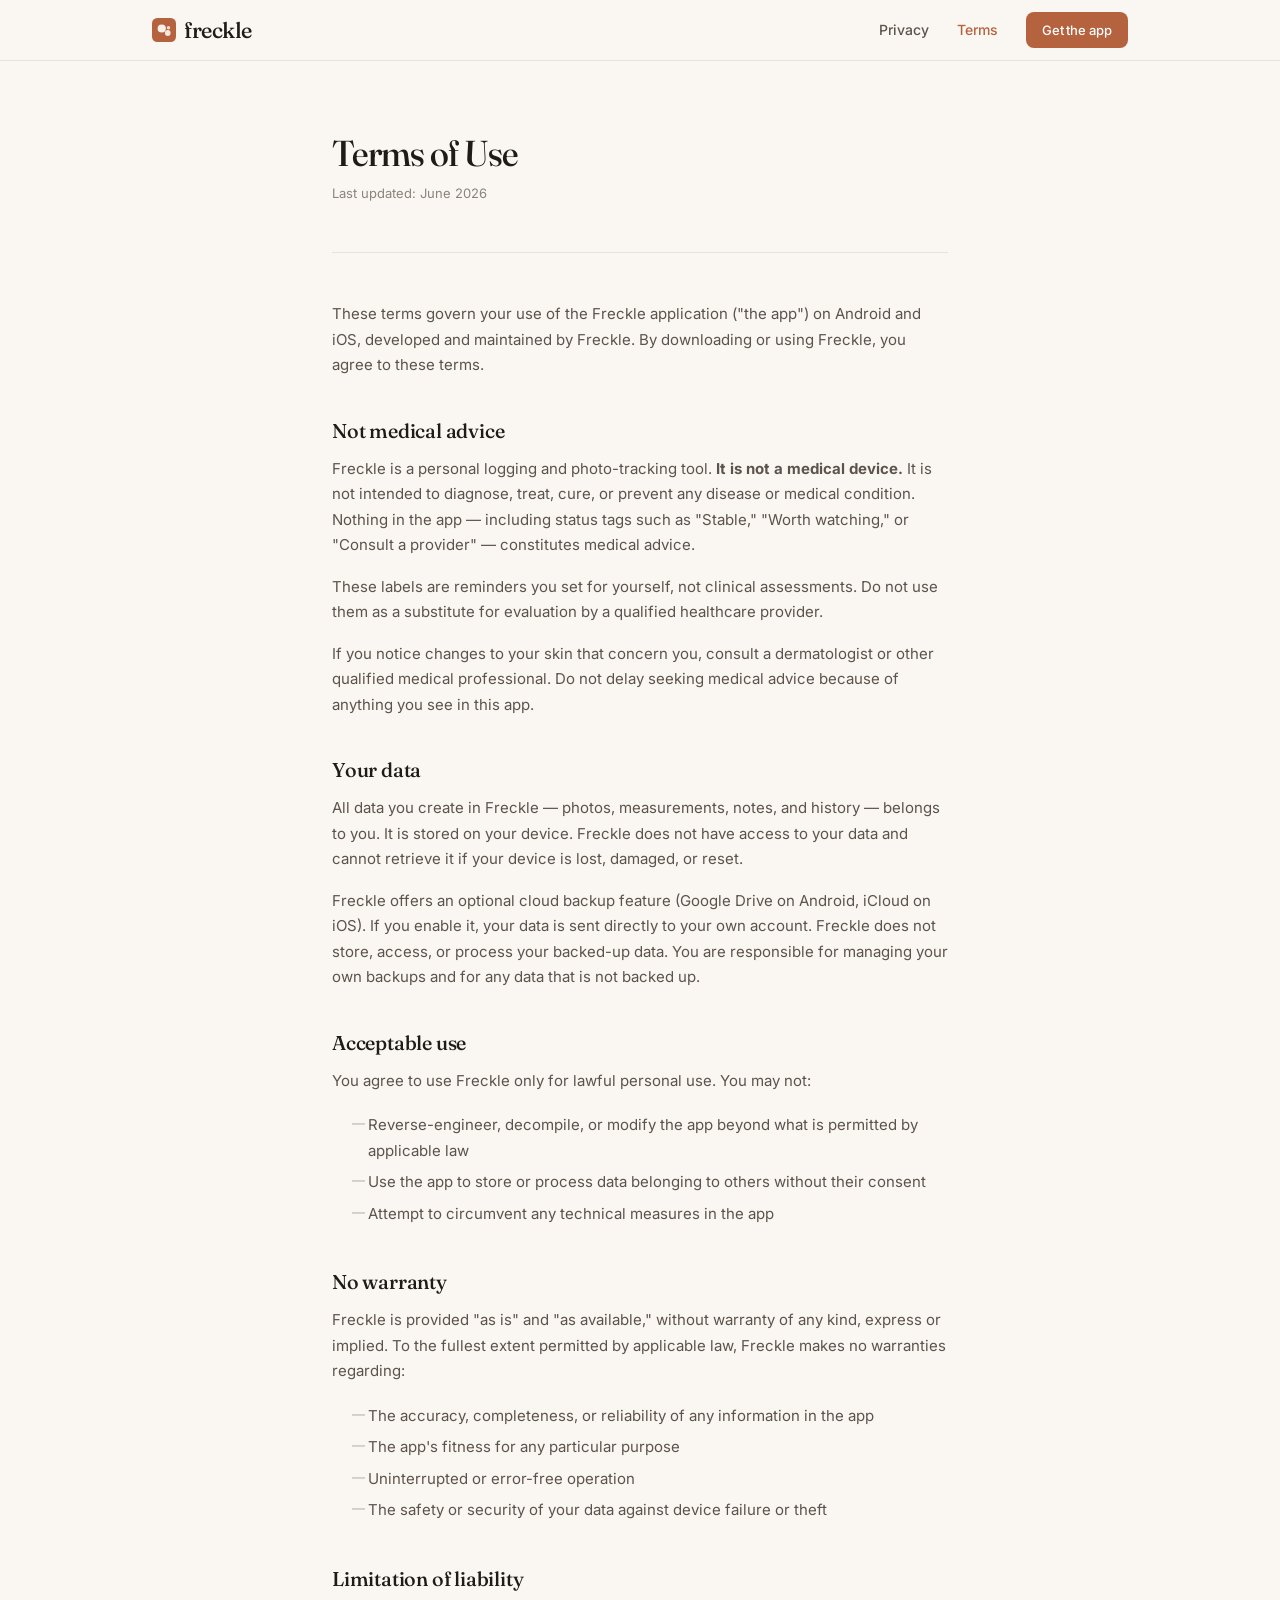
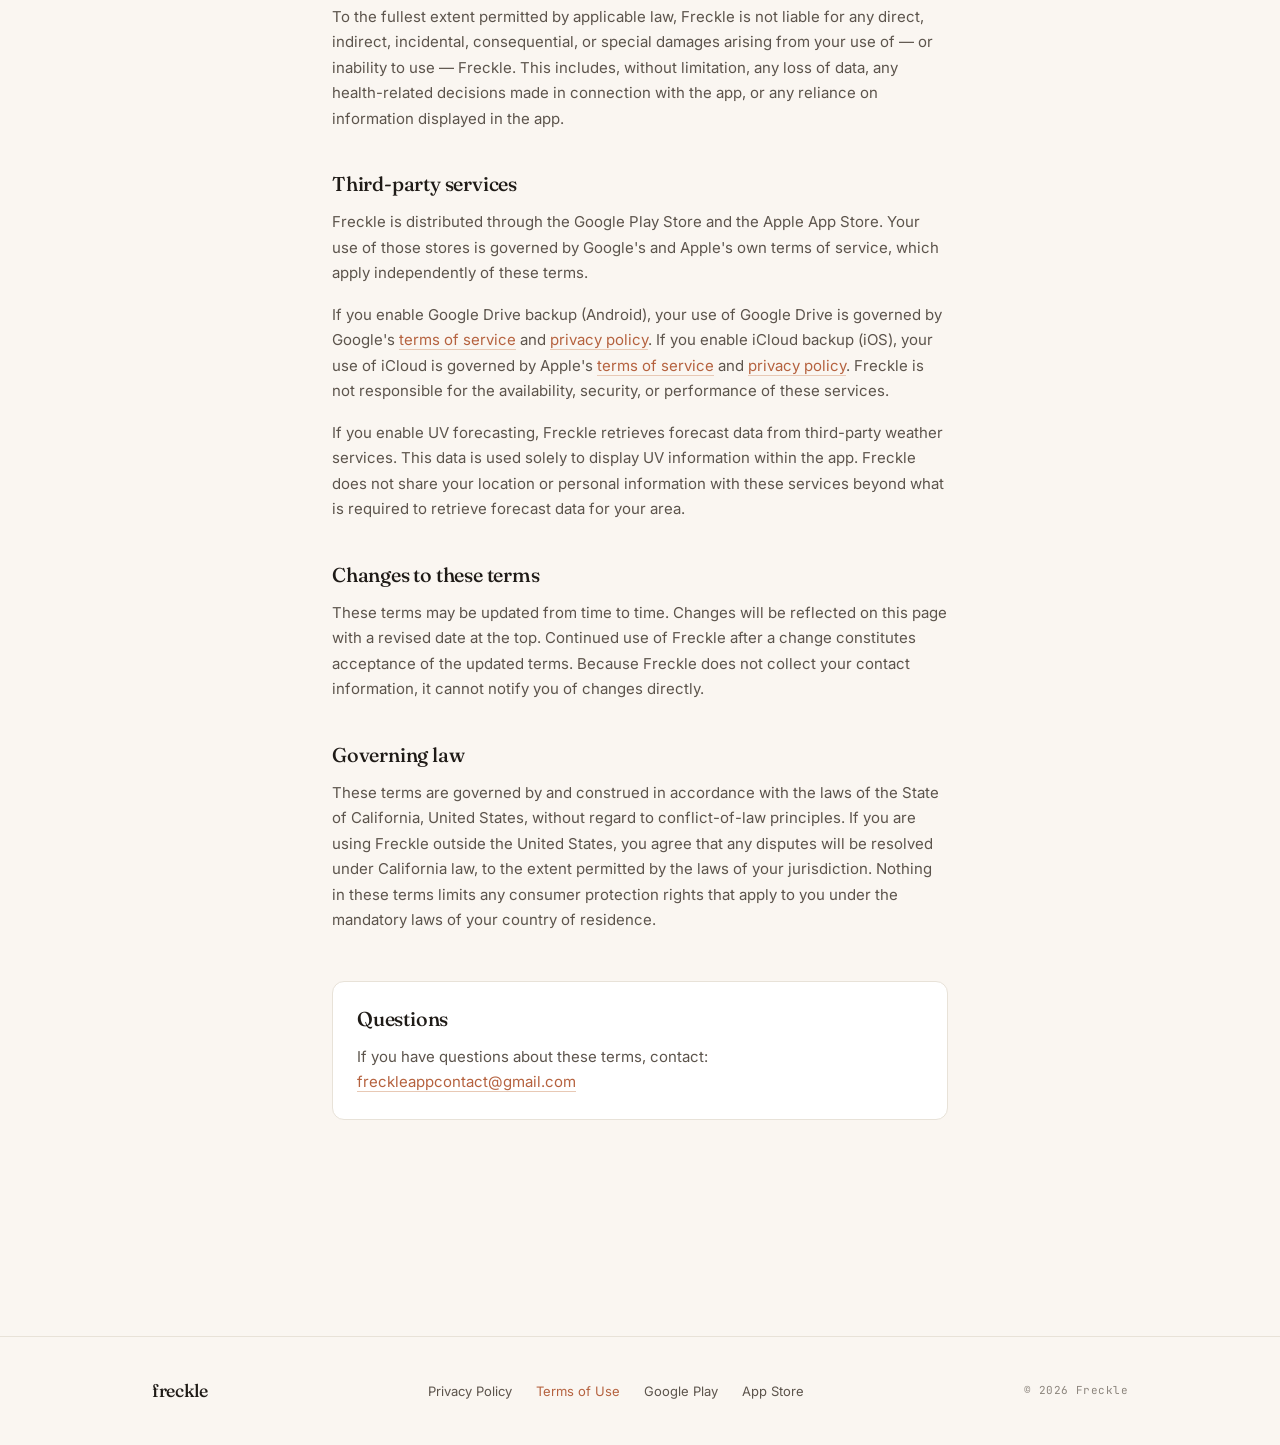
<file: terms.html>
<!DOCTYPE html>
<html lang="en">
<head>
  <meta charset="UTF-8">
  <meta name="viewport" content="width=device-width, initial-scale=1.0">
  <title>Terms of Use — Freckle</title>
  <meta name="description" content="Freckle terms of use. Freckle is a personal tracking tool, not a medical device.">
  <link rel="canonical" href="https://freckle-app.com/terms.html">
  <link rel="icon" type="image/svg+xml" href="favicon.svg">
  <link rel="stylesheet" href="style.css?v=5">
</head>
<body>

<nav class="site-nav">
  <div class="container">
    <a href="index.html" class="nav-logo">
      <img src="favicon.svg" alt="" class="nav-logo-mark" width="24" height="24">
      freckle
    </a>
    <div class="nav-links">
      <a href="privacy.html">Privacy</a>
      <a href="terms.html" style="color: var(--clay);">Terms</a>
      <a href="index.html" class="btn btn-primary" style="padding: 8px 16px; font-size: 13px;">Get the app</a>
    </div>
  </div>
</nav>

<main>
  <div class="prose-page">

    <h1>Terms of Use</h1>
    <p class="prose-updated">Last updated: June 2026</p>

    <p>These terms govern your use of the Freckle application ("the app") on Android and iOS, developed and maintained by Freckle. By downloading or using Freckle, you agree to these terms.</p>

    <h2>Not medical advice</h2>

    <p>Freckle is a personal logging and photo-tracking tool. <strong>It is not a medical device.</strong> It is not intended to diagnose, treat, cure, or prevent any disease or medical condition. Nothing in the app — including status tags such as "Stable," "Worth watching," or "Consult a provider" — constitutes medical advice.</p>

    <p>These labels are reminders you set for yourself, not clinical assessments. Do not use them as a substitute for evaluation by a qualified healthcare provider.</p>

    <p>If you notice changes to your skin that concern you, consult a dermatologist or other qualified medical professional. Do not delay seeking medical advice because of anything you see in this app.</p>

    <h2>Your data</h2>

    <p>All data you create in Freckle — photos, measurements, notes, and history — belongs to you. It is stored on your device. Freckle does not have access to your data and cannot retrieve it if your device is lost, damaged, or reset.</p>

    <p>Freckle offers an optional cloud backup feature (Google Drive on Android, iCloud on iOS). If you enable it, your data is sent directly to your own account. Freckle does not store, access, or process your backed-up data. You are responsible for managing your own backups and for any data that is not backed up.</p>

    <h2>Acceptable use</h2>

    <p>You agree to use Freckle only for lawful personal use. You may not:</p>

    <ul>
      <li>Reverse-engineer, decompile, or modify the app beyond what is permitted by applicable law</li>
      <li>Use the app to store or process data belonging to others without their consent</li>
      <li>Attempt to circumvent any technical measures in the app</li>
    </ul>

    <h2>No warranty</h2>

    <p>Freckle is provided "as is" and "as available," without warranty of any kind, express or implied. To the fullest extent permitted by applicable law, Freckle makes no warranties regarding:</p>

    <ul>
      <li>The accuracy, completeness, or reliability of any information in the app</li>
      <li>The app's fitness for any particular purpose</li>
      <li>Uninterrupted or error-free operation</li>
      <li>The safety or security of your data against device failure or theft</li>
    </ul>

    <h2>Limitation of liability</h2>

    <p>To the fullest extent permitted by applicable law, Freckle is not liable for any direct, indirect, incidental, consequential, or special damages arising from your use of — or inability to use — Freckle. This includes, without limitation, any loss of data, any health-related decisions made in connection with the app, or any reliance on information displayed in the app.</p>

    <h2>Third-party services</h2>

    <p>Freckle is distributed through the Google Play Store and the Apple App Store. Your use of those stores is governed by Google's and Apple's own terms of service, which apply independently of these terms.</p>

    <p>If you enable Google Drive backup (Android), your use of Google Drive is governed by Google's <a href="https://policies.google.com/terms" target="_blank" rel="noopener">terms of service</a> and <a href="https://policies.google.com/privacy" target="_blank" rel="noopener">privacy policy</a>. If you enable iCloud backup (iOS), your use of iCloud is governed by Apple's <a href="https://www.apple.com/legal/internet-services/icloud/" target="_blank" rel="noopener">terms of service</a> and <a href="https://www.apple.com/legal/privacy/" target="_blank" rel="noopener">privacy policy</a>. Freckle is not responsible for the availability, security, or performance of these services.</p>

    <p>If you enable UV forecasting, Freckle retrieves forecast data from third-party weather services. This data is used solely to display UV information within the app. Freckle does not share your location or personal information with these services beyond what is required to retrieve forecast data for your area.</p>

    <h2>Changes to these terms</h2>

    <p>These terms may be updated from time to time. Changes will be reflected on this page with a revised date at the top. Continued use of Freckle after a change constitutes acceptance of the updated terms. Because Freckle does not collect your contact information, it cannot notify you of changes directly.</p>

    <h2>Governing law</h2>

    <p>These terms are governed by and construed in accordance with the laws of the State of California, United States, without regard to conflict-of-law principles. If you are using Freckle outside the United States, you agree that any disputes will be resolved under California law, to the extent permitted by the laws of your jurisdiction. Nothing in these terms limits any consumer protection rights that apply to you under the mandatory laws of your country of residence.</p>

    <div class="prose-contact">
      <h2 style="margin-top: 0;">Questions</h2>
      <p>If you have questions about these terms, contact: <a href="mailto:freckleappcontact@gmail.com">freckleappcontact@gmail.com</a></p>
    </div>

  </div>
</main>

<footer class="site-footer">
  <div class="container">
    <span class="footer-logo">freckle</span>
    <nav class="footer-links">
      <a href="privacy.html">Privacy Policy</a>
      <a href="terms.html" style="color: var(--clay);">Terms of Use</a>
      
      <a href="https://play.google.com/store/apps/details?id=com.freckle.android" target="_blank" rel="noopener">Google Play</a>
      <a href="https://apps.apple.com/us/app/freckle-app/id6777828034" target="_blank" rel="noopener">App Store</a>
    </nav>
    <span class="footer-copy">&copy; 2026 Freckle</span>
  </div>
</footer>

</body>
</html>
</file>
<file: style.css>
@import url('https://fonts.googleapis.com/css2?family=Fraunces:ital,opsz,wght@0,9..144,400;0,9..144,500;0,9..144,600;1,9..144,400&family=Inter:wght@400;500;600;700&family=JetBrains+Mono:wght@400;500&display=swap');

:root {
    --bone:   #FAF6F1;
  --paper:  #FFFFFF;
  --stone:  #F0EBE3;
  --shell:  #E8E2D8;

    --ink:      #1F1B17;
  --graphite: #5C544C;
  --slate:    #8B847C;
  --mist:     #B8B0A6;

    --clay:       #B5623F;
  --clay-deep:  #8E4727;
  --clay-light: #E8C9B5;
  --clay-tint:  #F5E5D8;

    --sage:        #7E8E6E;
  --sage-light:  #DBE0D0;
  --amber:       #C8893A;
  --amber-light: #F2DFB8;
  --rust:        #A04A2D;
  --rust-light:  #ECCFC0;

    --hairline: #E8E2D8;
  --border:   #D6CFC2;

    --serif: 'Fraunces', Georgia, serif;
  --sans:  'Inter', -apple-system, BlinkMacSystemFont, sans-serif;
  --mono:  'JetBrains Mono', 'SF Mono', Consolas, monospace;

    --max-w: 1040px;
  --gutter: 32px;
}

*, *::before, *::after { box-sizing: border-box; margin: 0; padding: 0; }

html {
  -webkit-font-smoothing: antialiased;
  -moz-osx-font-smoothing: grayscale;
  scroll-behavior: smooth;
}

body {
  font-family: var(--sans);
  background: var(--bone);
  color: var(--ink);
  line-height: 1.55;
  font-size: 16px;
  overflow-x: clip;
}

img { display: block; max-width: 100%; }

a {
  color: var(--clay);
  text-decoration: none;
}

.display {
  font-family: var(--serif);
  font-weight: 400;
  font-size: clamp(40px, 6vw, 64px);
  line-height: 1.05;
  letter-spacing: -0.025em;
  font-variation-settings: "opsz" 144;
  color: var(--ink);
}

.h1 {
  font-family: var(--serif);
  font-weight: 500;
  font-size: clamp(28px, 4vw, 40px);
  line-height: 1.15;
  letter-spacing: -0.02em;
  font-variation-settings: "opsz" 80;
  color: var(--ink);
}

.h2 {
  font-family: var(--serif);
  font-weight: 500;
  font-size: clamp(20px, 2.5vw, 26px);
  line-height: 1.25;
  letter-spacing: -0.015em;
  font-variation-settings: "opsz" 36;
  color: var(--ink);
}

.lead {
  font-family: var(--sans);
  font-size: clamp(16px, 2vw, 19px);
  line-height: 1.6;
  color: var(--graphite);
  font-weight: 400;
}

.micro {
  font-family: var(--mono);
  font-size: 11px;
  letter-spacing: 0.06em;
  text-transform: uppercase;
  color: var(--slate);
  font-weight: 500;
}

.container {
  max-width: var(--max-w);
  margin: 0 auto;
  padding: 0 var(--gutter);
}

.site-nav {
  position: sticky;
  top: 0;
  z-index: 100;
  background: var(--bone);
  border-bottom: 1px solid var(--hairline);
}

.site-nav .container {
  display: flex;
  align-items: center;
  justify-content: space-between;
  height: 60px;
}

.nav-logo {
  display: inline-flex;
  align-items: center;
  gap: 8px;
  font-family: var(--serif);
  font-size: 22px;
  font-weight: 500;
  letter-spacing: -0.02em;
  color: var(--ink);
  font-variation-settings: "opsz" 36;
  border: none;
}

.nav-logo-mark {
  width: 24px;
  height: 24px;
  display: block;
}

.nav-links {
  display: flex;
  align-items: center;
  gap: 28px;
}

.nav-links a {
  font-size: 14px;
  font-weight: 500;
  color: var(--graphite);
  border: none;
  transition: color 150ms;
}

.nav-links a:hover { color: var(--clay); }
.nav-links a.btn-primary { color: white; }
.nav-links a.btn-primary:hover { color: white; }

.btn {
  display: inline-flex;
  align-items: center;
  justify-content: center;
  gap: 8px;
  font-family: var(--sans);
  font-weight: 500;
  font-size: 14px;
  padding: 11px 20px;
  border-radius: 8px;
  border: 1px solid transparent;
  cursor: pointer;
  transition: background 150ms, border-color 150ms, color 150ms;
  letter-spacing: -0.005em;
  text-decoration: none;
  white-space: nowrap;
}

.btn-primary {
  background: var(--clay);
  color: white;
  border-color: var(--clay);
}
.btn-primary:hover { background: var(--clay-deep); border-color: var(--clay-deep); }

.btn-secondary {
  background: var(--paper);
  color: var(--ink);
  border-color: var(--border);
}
.btn-secondary:hover { background: var(--stone); }

.btn-lg {
  font-size: 16px;
  padding: 14px 28px;
  border-radius: 10px;
}

.tag {
  display: inline-flex;
  align-items: center;
  gap: 5px;
  font-size: 12px;
  font-weight: 500;
  padding: 3px 10px;
  border-radius: 999px;
  font-family: var(--sans);
}
.tag-stable  { background: var(--sage-light);  color: #4F5C3F; }
.tag-watch   { background: var(--amber-light); color: #6E4A0F; }
.tag-neutral { background: var(--stone);       color: var(--graphite); }

.site-footer {
  border-top: 1px solid var(--hairline);
  padding: 40px 0;
  margin-top: 96px;
}

.site-footer .container {
  display: flex;
  align-items: center;
  justify-content: space-between;
  flex-wrap: wrap;
  gap: 20px;
}

.footer-logo {
  font-family: var(--serif);
  font-size: 18px;
  font-weight: 500;
  letter-spacing: -0.02em;
  color: var(--ink);
  font-variation-settings: "opsz" 36;
}

.footer-links {
  display: flex;
  gap: 24px;
}

.footer-links a {
  font-size: 13px;
  color: var(--graphite);
  border: none;
  transition: color 150ms;
}
.footer-links a:hover { color: var(--clay); }

.footer-copy {
  font-family: var(--mono);
  font-size: 11px;
  color: var(--slate);
  letter-spacing: 0.04em;
}

.prose-page {
  max-width: 680px;
  margin: 0 auto;
  padding: 72px var(--gutter) 120px;
}

.prose-page .page-eyebrow {
  font-family: var(--mono);
  font-size: 11px;
  letter-spacing: 0.06em;
  text-transform: uppercase;
  color: var(--slate);
  margin-bottom: 12px;
}

.prose-page h1 {
  font-family: var(--serif);
  font-weight: 500;
  font-size: 36px;
  line-height: 1.15;
  letter-spacing: -0.02em;
  font-variation-settings: "opsz" 80;
  color: var(--ink);
  margin-bottom: 8px;
}

.prose-page .prose-updated {
  font-size: 13px;
  color: var(--slate);
  margin-bottom: 48px;
  padding-bottom: 48px;
  border-bottom: 1px solid var(--hairline);
}

.prose-page h2 {
  font-family: var(--serif);
  font-weight: 500;
  font-size: 20px;
  line-height: 1.3;
  letter-spacing: -0.01em;
  font-variation-settings: "opsz" 36;
  color: var(--ink);
  margin-top: 40px;
  margin-bottom: 12px;
}

.prose-page h3 {
  font-family: var(--serif);
  font-weight: 500;
  font-size: 17px;
  line-height: 1.3;
  letter-spacing: -0.01em;
  font-variation-settings: "opsz" 36;
  color: var(--ink);
  margin-top: 28px;
  margin-bottom: 10px;
}

.prose-page p {
  font-size: 15px;
  line-height: 1.7;
  color: var(--graphite);
  margin-bottom: 16px;
}

.prose-page ul {
  margin: 0 0 16px 0;
  padding-left: 20px;
  list-style: none;
}

.prose-page ul li {
  font-size: 15px;
  line-height: 1.7;
  color: var(--graphite);
  padding: 3px 0;
  padding-left: 16px;
  position: relative;
}

.prose-page ul li::before {
  content: '—';
  position: absolute;
  left: 0;
  color: var(--mist);
  font-size: 13px;
}

.prose-page a {
  color: var(--clay);
  border-bottom: 1px solid var(--clay-light);
}

.prose-page .prose-contact {
  margin-top: 48px;
  padding: 24px;
  background: var(--paper);
  border: 1px solid var(--hairline);
  border-radius: 12px;
}

.prose-page .prose-contact p {
  margin-bottom: 0;
}

@media (max-width: 768px) {
  :root { --gutter: 20px; }

  .nav-links { gap: 18px; }

  .site-footer .container {
    flex-direction: column;
    align-items: flex-start;
    gap: 16px;
  }

  .prose-page {
    padding-top: 48px;
    padding-bottom: 80px;
  }
}

@media (max-width: 600px) {
  /* Privacy and Terms are also in the footer; dropping them here stops the bar from overlapping */
  .nav-links a:not(.btn) { display: none; }
  .nav-logo, .nav-links a.btn { white-space: nowrap; }
}

@media (max-width: 480px) {
  .nav-links a { font-size: 13px; }
  .footer-links { flex-direction: column; gap: 12px; }
}
</file>
